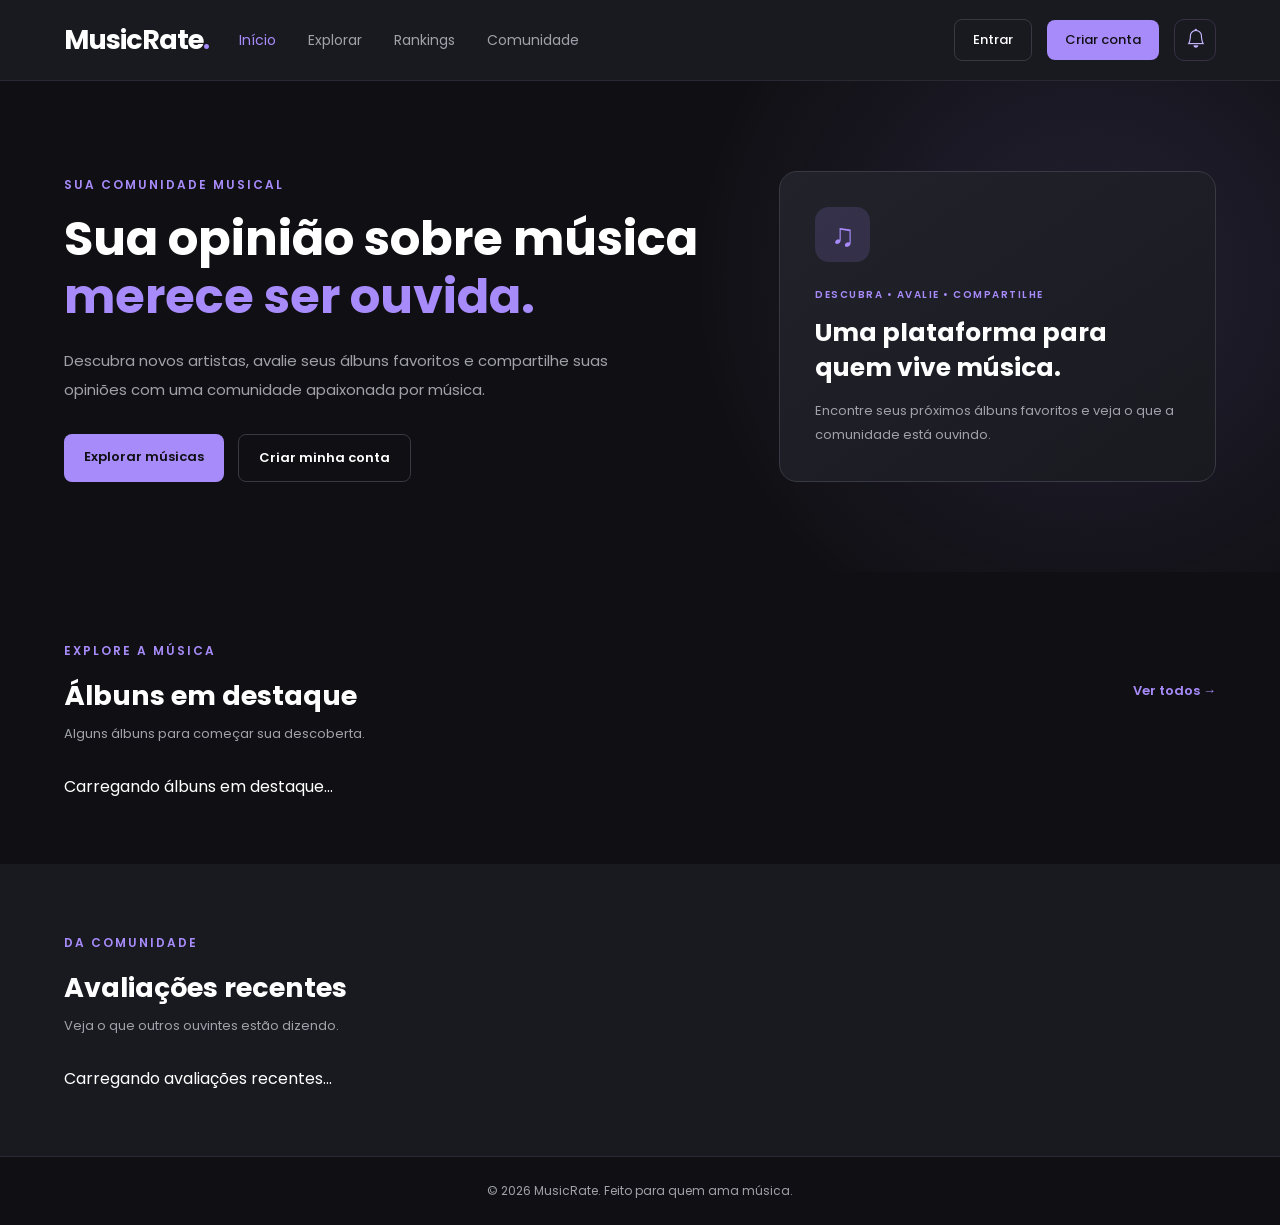
<file: frontend/index.html>
<!DOCTYPE html>
<html lang="pt-BR">

<head>
    <meta charset="UTF-8">
    <meta name="viewport" content="width=device-width, initial-scale=1.0">
    <link rel="icon" type="image/webp" href="./assets/Ellipse 4.webp">

    <title>MusicRate</title>

    <link rel="preconnect" href="https://fonts.googleapis.com">
    <link rel="preconnect" href="https://fonts.gstatic.com" crossorigin>
    <link href="https://fonts.googleapis.com/css2?family=Poppins:wght@400;500;600;700&display=swap" rel="stylesheet">
    <link rel="stylesheet" href="https://cdn.jsdelivr.net/npm/bootstrap-icons@1.13.2/font/bootstrap-icons.min.css">

    <link rel="stylesheet" href="css/style.css">
</head>

<body>

    <!-- ========================================
         CABEÇALHO
    ======================================== -->

    <header class="header">

        <div class="container header-content">

            <a href="index.html" class="logo">
                MusicRate<span>.</span>
            </a>

            <nav class="navbar">
                <a href="index.html" class="active">Início</a>
                <a href="pages/explorar.html">Explorar</a>
                <a href="pages/rankings.html">Rankings</a>
                <a href="pages/comunidade.html">Comunidade</a>
            </nav>


            <div class="header-buttons">

                <a href="pages/login.html" class="btn-login" id="login-link">
                    Entrar
                </a>

                <a href="pages/cadastro.html" class="btn-register" id="register-link">
                    Criar conta
                </a>


                <!-- NOTIFICAÇÕES -->

                <div class="notification-menu" id="notification-menu">

                    <button class="notification-toggle" id="notification-toggle" aria-label="Notificações"
                        aria-expanded="false" type="button">

                        <i class="bi bi-bell"></i>

                        <span class="notification-count" id="notification-count" hidden>
                            0
                        </span>

                    </button>

                    <div class="notification-dropdown" id="notification-dropdown" hidden>

                        <div class="notification-header">
                            <h3>Notificações</h3>
                        </div>

                        <div class="notification-list" id="notification-list">

                            <p class="notification-empty">
                                Carregando notificações...
                            </p>

                        </div>

                    </div>

                </div>

                <div class="profile-menu" id="profile-menu" hidden>

                    <button class="profile-toggle" id="profile-toggle" aria-label="Abrir menu do usuário"
                        aria-expanded="false">
                        <i class="bi bi-person-fill"></i>
                    </button>



                    <div class="profile-dropdown" id="profile-dropdown" hidden>

                        <a href="pages/perfil.html">
                            <i class="bi bi-person"></i>
                            Perfil
                        </a>

                        <button id="logout-button">
                            <i class="bi bi-box-arrow-right"></i>
                            Sair
                        </button>

                    </div>

                </div>

            </div>


        </div>

    </header>


    <!-- ========================================
         CONTEÚDO PRINCIPAL
    ======================================== -->

    <main>

        <!-- APRESENTAÇÃO -->

        <section class="hero">
            <div class="container hero-content">

                <div class="hero-text">
                    <span class="hero-label">SUA COMUNIDADE MUSICAL</span>

                    <h1>
                        Sua opinião sobre música
                        <span>merece ser ouvida.</span>
                    </h1>

                    <p>
                        Descubra novos artistas, avalie seus álbuns favoritos
                        e compartilhe suas opiniões com uma comunidade
                        apaixonada por música.
                    </p>

                    <div class="hero-buttons">
                        <a href="pages/explorar.html" class="btn-primary">
                            Explorar músicas
                        </a>

                        <a href="pages/cadastro.html" class="btn-secondary">
                            Criar minha conta
                        </a>
                    </div>
                </div>

                <div class="hero-highlight">
                    <div class="highlight-icon">♫</div>

                    <span class="highlight-label">DESCUBRA • AVALIE • COMPARTILHE</span>

                    <h2>Uma plataforma para quem vive música.</h2>

                    <p>
                        Encontre seus próximos álbuns favoritos
                        e veja o que a comunidade está ouvindo.
                    </p>
                </div>

            </div>
        </section>


        <!-- ÁLBUNS EM DESTAQUE -->

        <section class="featured-section">
            <div class="container">

                <div class="section-heading">
                    <div>
                        <span class="section-label">EXPLORE A MÚSICA</span>
                        <h2>Álbuns em destaque</h2>
                        <p>Alguns álbuns para começar sua descoberta.</p>
                    </div>

                    <a href="pages/explorar.html" class="see-all">
                        Ver todos →
                    </a>
                </div>



                <div class="album-grid" id="featured-albums">

                    <p>Carregando álbuns em destaque...</p>

                </div>

            </div>


            </div>
        </section>


        <!-- AVALIAÇÕES RECENTES -->

        <section class="reviews-section">
            <div class="container">

                <div class="section-heading">
                    <div>
                        <span class="section-label">DA COMUNIDADE</span>
                        <h2>Avaliações recentes</h2>
                        <p>Veja o que outros ouvintes estão dizendo.</p>
                    </div>
                </div>


                <div class="reviews-grid" id="recent-reviews">

                    <p>Carregando avaliações recentes...</p>

                </div>
            </div>
        </section>

    </main>


    <!-- ========================================
         RODAPÉ
    ======================================== -->

    <footer class="site-footer">
        <div class="container">
            <p>© 2026 MusicRate. Feito para quem ama música.</p>
        </div>
    </footer>


    <script type="module" src="./js/script.js"></script>
    <script type="module" src="./js/home.js"></script>
    <script type="module" src="./js/auth.js"></script>
    <script type="module" src="./js/notifications.js"></script>

</body>

</html>
</file>
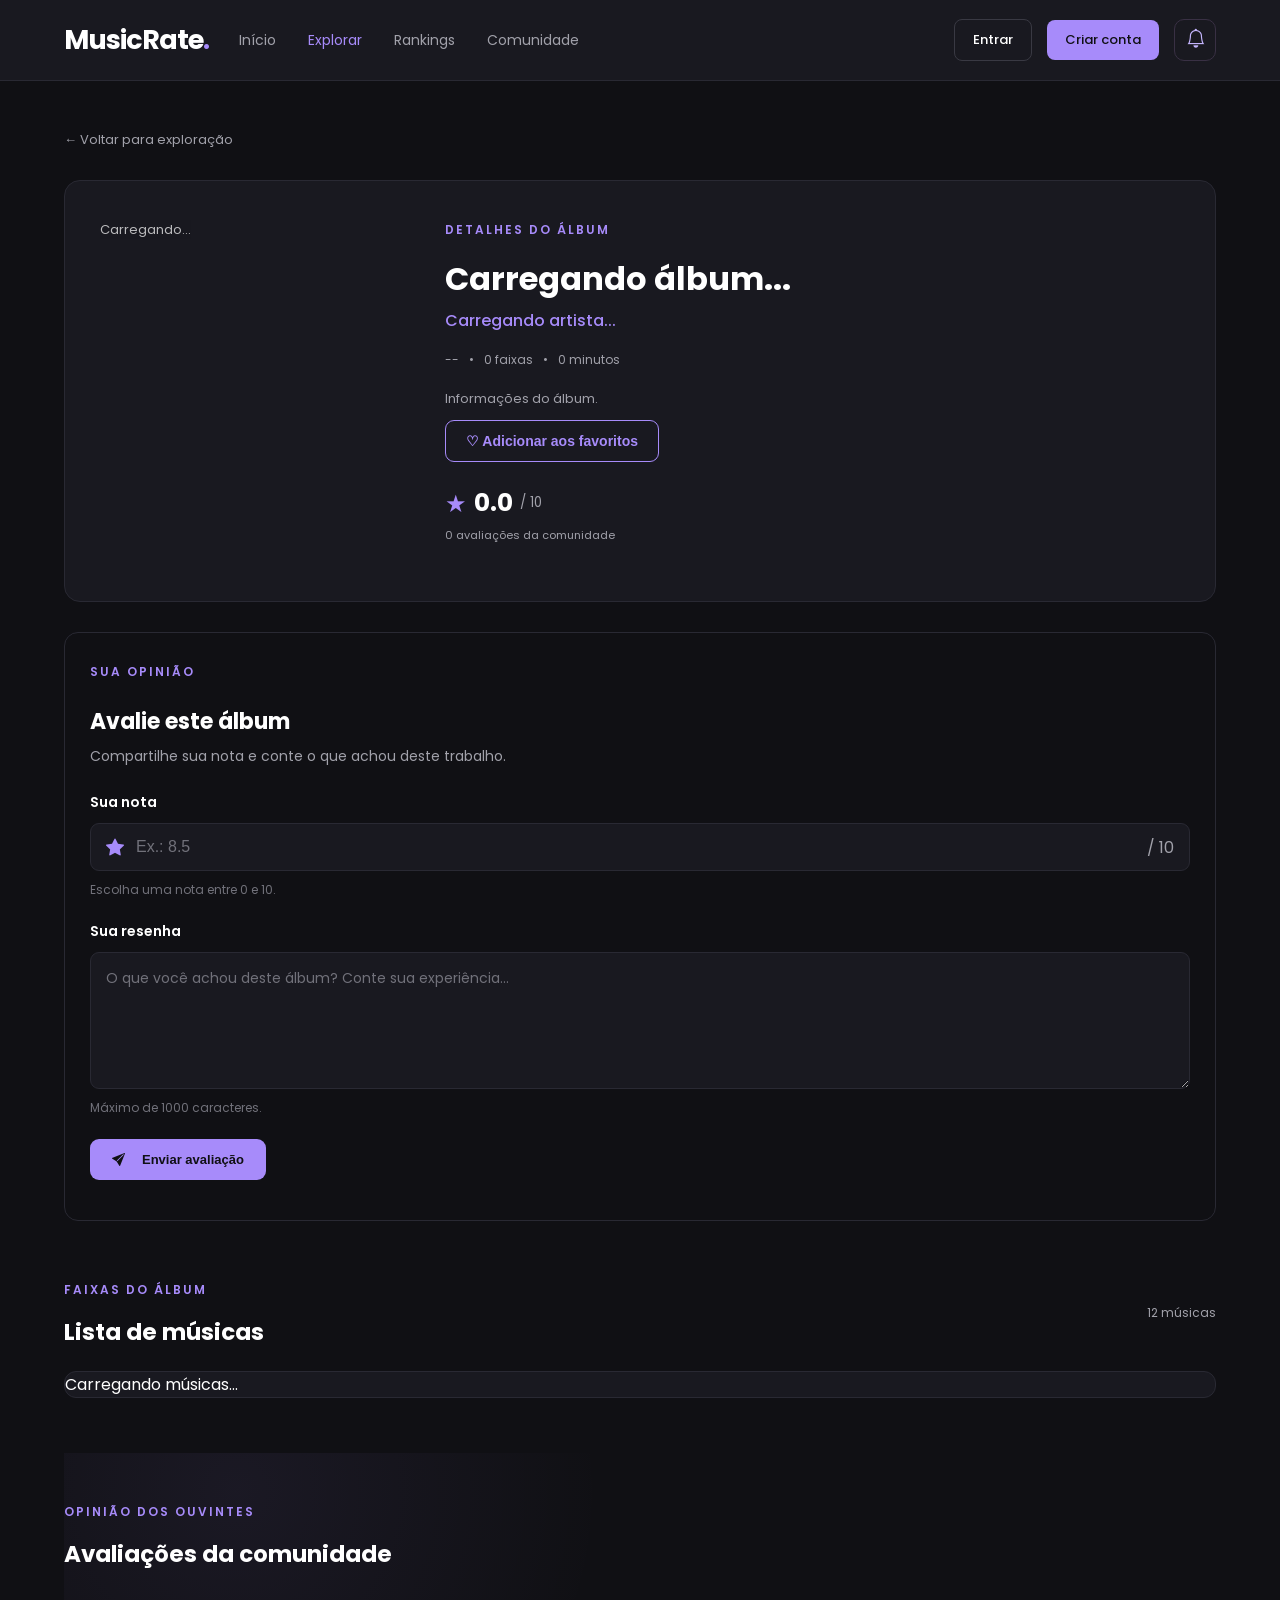
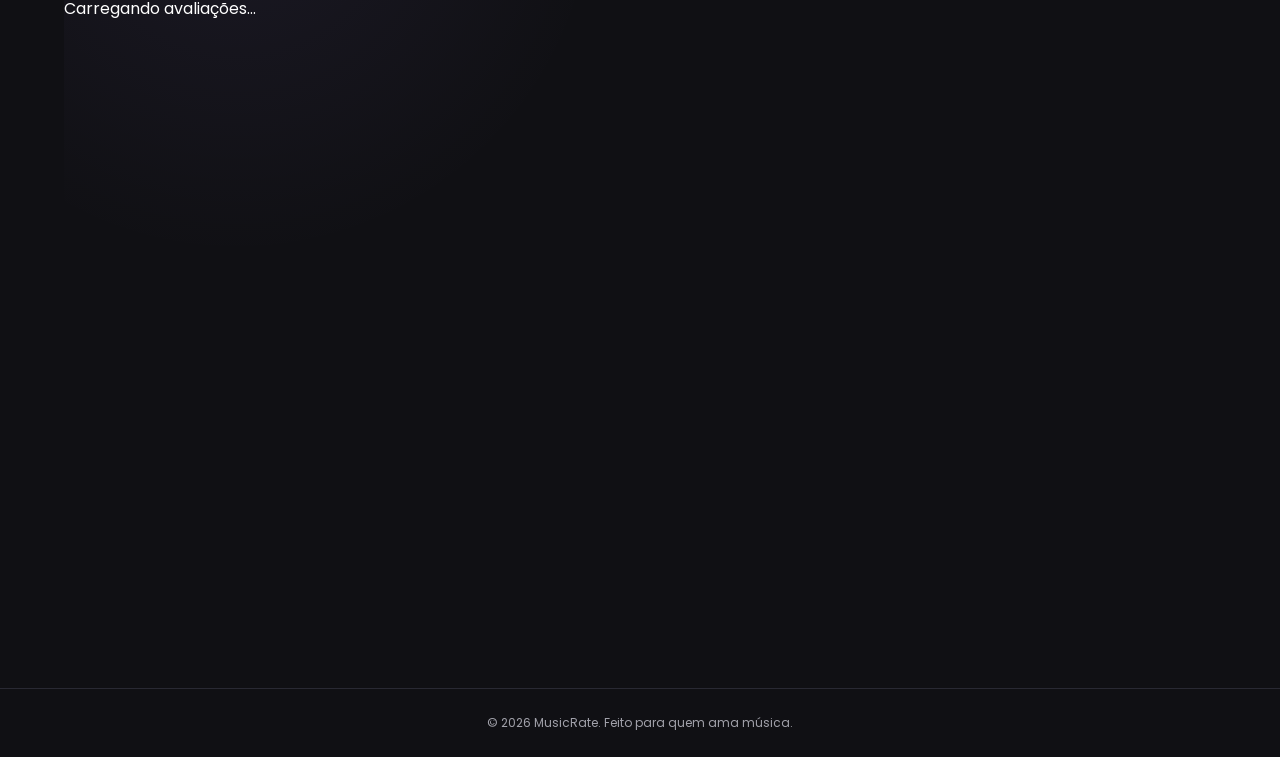
<file: frontend/pages/album.html>
<!DOCTYPE html>
<html lang="pt-BR">

<head>
    <meta charset="UTF-8">
    <meta name="viewport" content="width=device-width, initial-scale=1.0">
    <link rel="icon" type="image/webp" href="../assets/Ellipse 4.webp">

    <title>Detalhes do álbum | MusicRate</title>

    <link rel="preconnect" href="https://fonts.googleapis.com">
    <link rel="preconnect" href="https://fonts.gstatic.com" crossorigin>
    <link href="https://fonts.googleapis.com/css2?family=Poppins:wght@400;500;600;700&display=swap" rel="stylesheet">
    <link rel="stylesheet" href="https://cdn.jsdelivr.net/npm/bootstrap-icons@1.13.2/font/bootstrap-icons.min.css">

    <link rel="stylesheet" href="../css/style.css">
</head>

<body>

    <!-- CABEÇALHO -->

    <header class="header">
        <div class="container header-content">

            <a href="../index.html" class="logo">
                MusicRate<span>.</span>
            </a>

            <nav class="navbar">
                <a href="../index.html">Início</a>
                <a href="explorar.html" class="active">Explorar</a>
                <a href="rankings.html">Rankings</a>
                 <a href="./comunidade.html">Comunidade</a>
            </nav>

            <div class="header-buttons">

                <a href="./login.html" class="btn-login" id="login-link">
                    Entrar
                </a>

                <a href="./cadastro.html" class="btn-register" id="register-link">
                    Criar conta
                </a>


                <!-- NOTIFICAÇÕES -->

                <div class="notification-menu" id="notification-menu">

                    <button class="notification-toggle" id="notification-toggle" aria-label="Notificações"
                        aria-expanded="false" type="button">

                        <i class="bi bi-bell"></i>

                        <span class="notification-count" id="notification-count" hidden>
                            0
                        </span>

                    </button>

                    <div class="notification-dropdown" id="notification-dropdown" hidden>

                        <div class="notification-header">
                            <h3>Notificações</h3>
                        </div>

                        <div class="notification-list" id="notification-list">

                            <p class="notification-empty">
                                Carregando notificações...
                            </p>

                        </div>

                    </div>

                </div>

                <div class="profile-menu" id="profile-menu" hidden>

                    <button class="profile-toggle" id="profile-toggle" aria-label="Abrir menu do usuário"
                        aria-expanded="false">
                        <i class="bi bi-person-fill"></i>
                    </button>

                    <div class="profile-dropdown" id="profile-dropdown" hidden>

                        <a href="perfil.html">
                            <i class="bi bi-person"></i> Perfil
                        </a>

                        <button id="logout-button">
                            <i class="bi bi-box-arrow-right"></i> Sair
                        </button>

                    </div>

                </div>

            </div>

        </div>
    </header>


    <!-- CONTEÚDO PRINCIPAL -->

    <main class="album-page">

        <div class="container">

            <a href="explorar.html" class="back-link">
                ← Voltar para exploração
            </a>


            <!-- INFORMAÇÕES DO ÁLBUM -->

            <section class="album-detail">

                <div class="detail-cover" id="album-cover">
                    <span>Carregando...</span>
                </div>

                <div class="detail-info">

                    <span class="section-label">DETALHES DO ÁLBUM</span>

                    <h1 id="album-title">Carregando álbum...</h1>

                    <p class="detail-artist" id="album-artist">
                        Carregando artista...
                    </p>

                    <div class="detail-metadata">
                        <span id="album-year">--</span>
                        <span>•</span>
                        <span id="album-track-count">0 faixas</span>
                        <span>•</span>
                        <span id="album-duration">0 minutos</span>
                    </div>

                    <p class="detail-description" id="album-description">
                        Informações do álbum.
                    </p>

                    <button type="button" id="favorite-button" class="favorite-button">
                        ♡ Adicionar aos favoritos
                    </button>

                    <p id="favorite-message"></p>

                    <div class="detail-rating">

                        <div class="detail-score">
                            <span>★</span>
                            <strong id="album-average">0.0</strong>
                            <small>/ 10</small>
                        </div>

                        <p id="album-rating-count">0 avaliações da comunidade</p>

                    </div>

                </div>

            </section>


            <!-- FORMULÁRIO DE AVALIAÇÃO -->

            <div class="rating-form">

                <div class="rating-form-heading">
                    <span class="section-label">SUA OPINIÃO</span>
                    <h3>Avalie este álbum</h3>
                    <p>Compartilhe sua nota e conte o que achou deste trabalho.</p>
                </div>

                <div class="rating-field">
                    <label for="rating-value">Sua nota</label>

                    <div class="rating-input-wrapper">
                        <i class="bi bi-star-fill"></i>

                        <input type="number" id="rating-value" min="0" max="10" step="0.5" placeholder="Ex.: 8.5">

                        <span>/ 10</span>
                    </div>

                    <small>Escolha uma nota entre 0 e 10.</small>
                </div>

                <div class="rating-field">
                    <label for="rating-review">Sua resenha</label>

                    <textarea id="rating-review" placeholder="O que você achou deste álbum? Conte sua experiência..."
                        rows="5" maxlength="1000"></textarea>

                    <small>Máximo de 1000 caracteres.</small>
                </div>

                <button type="button" id="submit-rating" class="btn-primary">
                    <i class="bi bi-send-fill"></i>
                    Enviar avaliação
                </button>

                <p id="rating-message"></p>

            </div>



            <!-- LISTA DE MÚSICAS -->

            <section class="track-section">

                <div class="detail-section-heading">
                    <div>
                        <span class="section-label">FAIXAS DO ÁLBUM</span>
                        <h2>Lista de músicas</h2>
                    </div>

                    <span class="track-total">12 músicas</span>
                </div>


                <div class="track-list" id="track-list">
                    <p>Carregando músicas...</p>
                </div>

                <p class="track-note" id="track-note"></p>

            </section>


            <!-- AVALIAÇÕES DA COMUNIDADE -->

            <section class="community-section">

                <div class="detail-section-heading">
                    <div>
                        <span class="section-label">OPINIÃO DOS OUVINTES</span>
                        <h2>Avaliações da comunidade</h2>
                    </div>
                </div>


                <div class="community-reviews" id="community-reviews">
                    <p>Carregando avaliações...</p>
                </div>

            </section>

        </div>

    </main>


    <!-- RODAPÉ -->

    <footer class="site-footer">
        <div class="container">
            <p>© 2026 MusicRate. Feito para quem ama música.</p>
        </div>
    </footer>

    <script type="module" src="../js/album-details.js"></script>
    <script type="module" src="../js/auth.js"></script>
    <script type="module" src="../js/notifications.js"></script>
     <script type="module" src="../js/comunidade.js"></script>

</body>

</html>
</file>
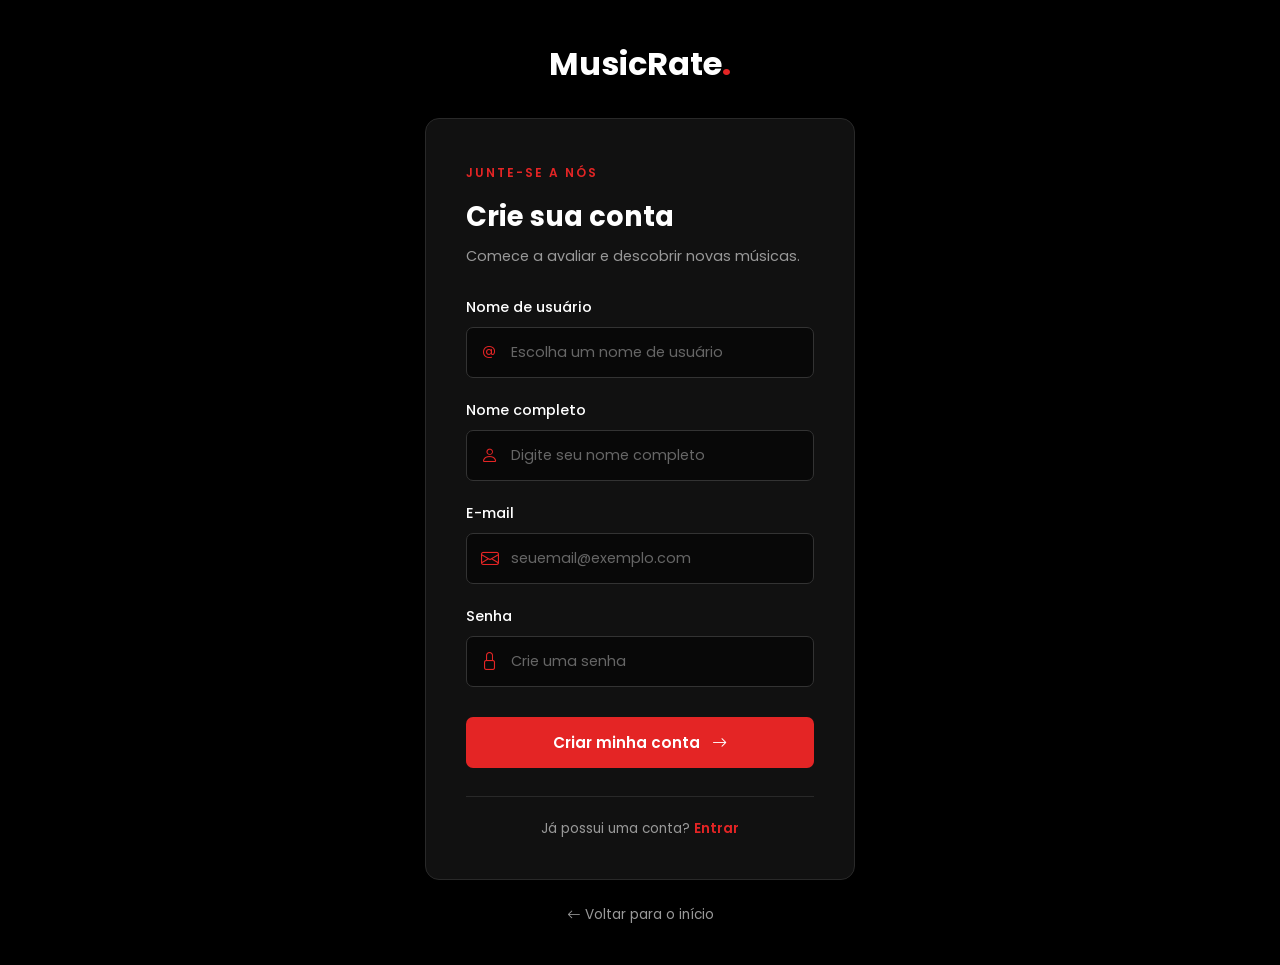
<file: frontend/pages/cadastro.html>
<!DOCTYPE html>
<html lang="pt-BR">

<head>
    <meta charset="UTF-8">
    <meta name="viewport" content="width=device-width, initial-scale=1.0">
    <link rel="icon" type="image/webp" href="../assets/Ellipse 4.webp">

    <title>Criar conta | MusicRate</title>

    <link rel="preconnect" href="https://fonts.googleapis.com">
    <link rel="preconnect" href="https://fonts.gstatic.com" crossorigin>
    <link href="https://fonts.googleapis.com/css2?family=Poppins:wght@400;500;600;700&display=swap" rel="stylesheet">

    <link rel="stylesheet" href="https://cdn.jsdelivr.net/npm/bootstrap-icons@1.11.3/font/bootstrap-icons.min.css">
    <link rel="stylesheet" href="../css/style.css">
</head>

<body class="auth-page">

    <main class="auth-container">

        <a href="../index.html" class="auth-logo">
            MusicRate<span>.</span>
        </a>

        <section class="auth-card">

            <div class="auth-heading">
                <span class="auth-label">JUNTE-SE A NÓS</span>
                <h1>Crie sua conta</h1>
                <p>Comece a avaliar e descobrir novas músicas.</p>
            </div>

            <form id="signup-form">

                <div class="auth-field">
                    <label for="username">Nome de usuário</label>

                    <div class="auth-input">
                        <i class="bi bi-at"></i>
                        <input type="text" id="username" placeholder="Escolha um nome de usuário" maxlength="30"
                            required>
                    </div>
                </div>

                <div class="auth-field">
                    <label for="full-name">Nome completo</label>

                    <div class="auth-input">
                        <i class="bi bi-person"></i>
                        <input type="text" id="full-name" placeholder="Digite seu nome completo" maxlength="100"
                            required>
                    </div>
                </div>

                <div class="auth-field">
                    <label for="signup-email">E-mail</label>

                    <div class="auth-input">
                        <i class="bi bi-envelope"></i>
                        <input type="email" id="signup-email" placeholder="seuemail@exemplo.com" required>
                    </div>
                </div>

                <div class="auth-field">
                    <label for="signup-password">Senha</label>

                    <div class="auth-input">
                        <i class="bi bi-lock"></i>
                        <input type="password" id="signup-password" placeholder="Crie uma senha" minlength="6" required>
                    </div>
                </div>

                <div id="signup-turnstile" class="turnstile-container"></div>

                <button type="submit" class="auth-button">
                    Criar minha conta
                    <i class="bi bi-arrow-right"></i>
                </button>

                <p id="signup-message" class="auth-message"></p>

            </form>

            <div class="auth-footer">
                Já possui uma conta?
                <a href="login.html">Entrar</a>
            </div>

        </section>

        <a href="../index.html" class="auth-back">
            <i class="bi bi-arrow-left"></i>
            Voltar para o início
        </a>

    </main>

    <script type="module" src="../js/auth.js"></script>

</body>

</html>
</file>
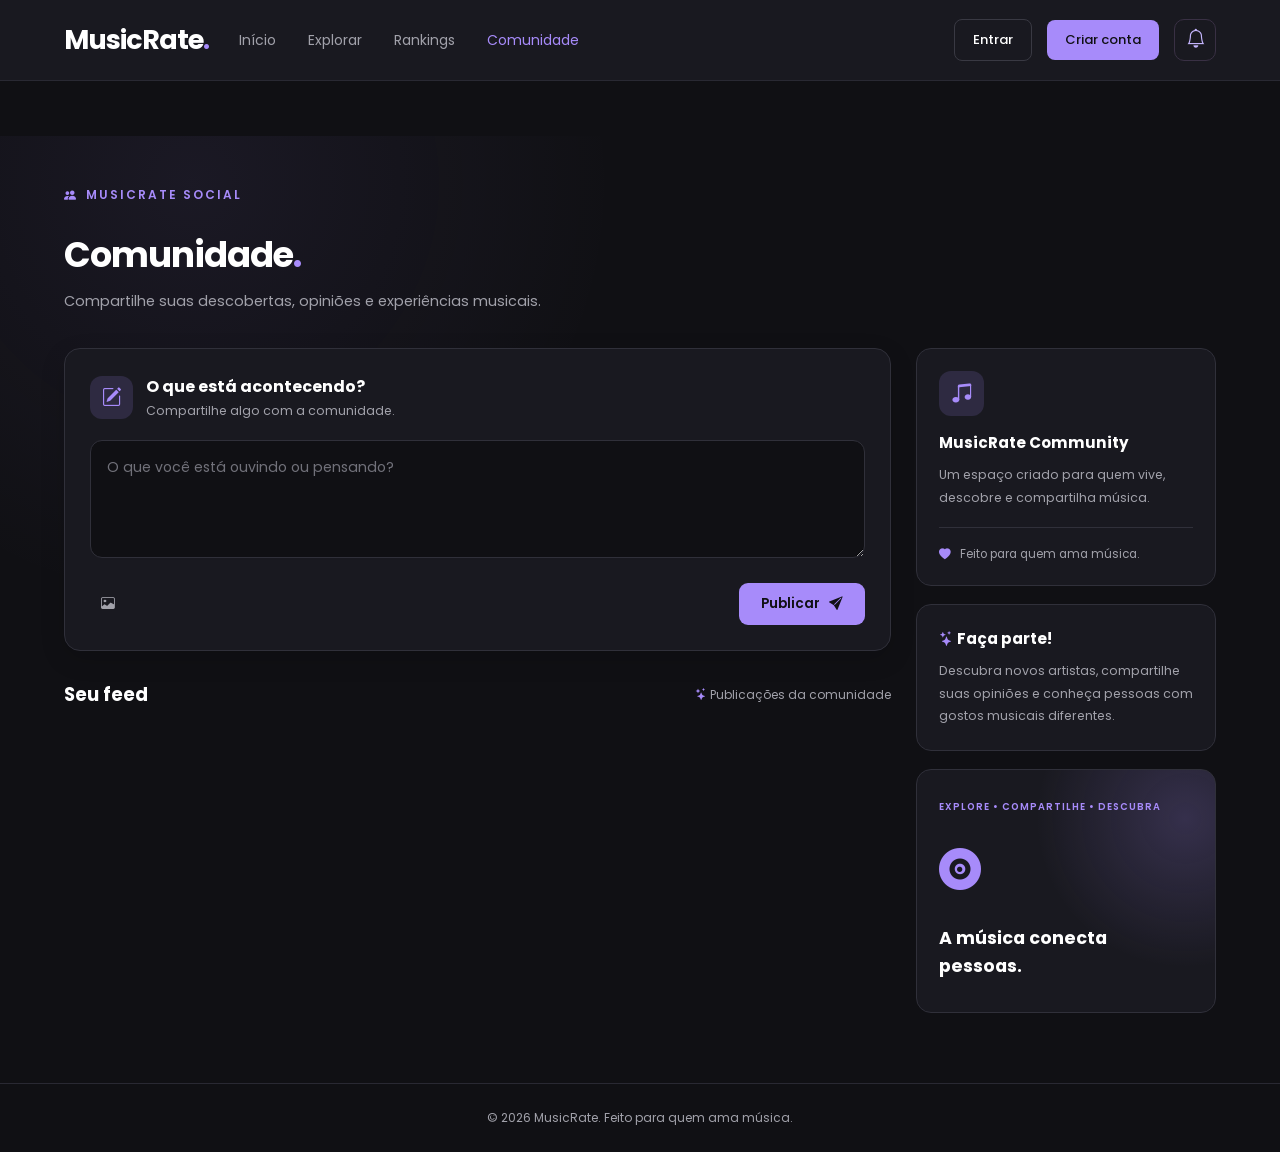
<file: frontend/pages/comunidade.html>
<!DOCTYPE html>
<html lang="pt-BR">

<head>
    <meta charset="UTF-8">
    <meta name="viewport" content="width=device-width, initial-scale=1.0">
    <link rel="icon" type="image/webp" href="../assets/Ellipse 4.webp">

    <title>Comunidade | MusicRate</title>

    <link rel="preconnect" href="https://fonts.googleapis.com">
    <link rel="preconnect" href="https://fonts.gstatic.com" crossorigin>

    <link href="https://fonts.googleapis.com/css2?family=Poppins:wght@400;500;600;700&display=swap" rel="stylesheet">

    <link rel="stylesheet" href="https://cdn.jsdelivr.net/npm/bootstrap-icons@1.13.2/font/bootstrap-icons.min.css">

    <link rel="stylesheet" href="../css/style.css">
</head>

<body>

    <!-- CABEÇALHO -->

    <header class="header">

        <div class="container header-content">

            <a href="../index.html" class="logo">
                MusicRate<span>.</span>
            </a>

            <nav class="navbar">
                <a href="../index.html">Início</a>
                <a href="explorar.html">Explorar</a>
                <a href="rankings.html">Rankings</a>
                <a href="comunidade.html" class="active">Comunidade</a>
            </nav>

            <div class="header-buttons">

                <a href="./login.html" class="btn-login" id="login-link">
                    Entrar
                </a>

                <a href="./cadastro.html" class="btn-register" id="register-link">
                    Criar conta
                </a>


                <!-- NOTIFICAÇÕES -->

                <div class="notification-menu" id="notification-menu">

                    <button class="notification-toggle" id="notification-toggle" aria-label="Notificações"
                        aria-expanded="false" type="button">

                        <i class="bi bi-bell"></i>

                        <span class="notification-count" id="notification-count" hidden>
                            0
                        </span>

                    </button>

                    <div class="notification-dropdown" id="notification-dropdown" hidden>

                        <div class="notification-header">
                            <h3>Notificações</h3>
                        </div>

                        <div class="notification-list" id="notification-list">

                            <p class="notification-empty">
                                Carregando notificações...
                            </p>

                        </div>

                    </div>

                </div>

                <div class="profile-menu" id="profile-menu" hidden>

                    <button class="profile-toggle" id="profile-toggle" aria-label="Abrir menu do usuário"
                        aria-expanded="false">

                        <i class="bi bi-person-fill"></i>

                    </button>

                    <div class="profile-dropdown" id="profile-dropdown" hidden>

                        <a href="perfil.html">
                            <i class="bi bi-person"></i>
                            Perfil
                        </a>

                        <button id="logout-button">
                            <i class="bi bi-box-arrow-right"></i>
                            Sair
                        </button>

                    </div>

                </div>

            </div>

        </div>

    </header>


    <!-- COMUNIDADE -->

    <main class="community-section">

        <div class="container">

            <!-- APRESENTAÇÃO -->

            <div class="community-heading">

                <div>
                    <span class="section-label">
                        <i class="bi bi-people-fill"></i>
                        MUSICRATE SOCIAL
                    </span>

                    <h1>Comunidade<span>.</span></h1>

                    <p>
                        Compartilhe suas descobertas,
                        opiniões e experiências musicais.
                    </p>
                </div>

            </div>


            <!-- ESTRUTURA DA REDE SOCIAL -->

            <div class="community-layout">


                <!-- FEED CENTRAL -->

                <section class="community-main">

                    <!-- ÁREA DE PUBLICAÇÃO -->

                    <div class="post-create">

                        <div class="post-create-heading">

                            <div class="post-create-icon">
                                <i class="bi bi-pencil-square"></i>
                            </div>

                            <div>
                                <h2>O que está acontecendo?</h2>
                                <p>Compartilhe algo com a comunidade.</p>
                            </div>

                        </div>

                        <textarea id="post-content" placeholder="O que você está ouvindo ou pensando?"
                            rows="4"></textarea>

                        <!-- PRÉ-VISUALIZAÇÃO DAS IMAGENS -->

                        <div class="image-preview" id="image-preview" hidden>
                            <div class="image-preview-grid" id="image-preview-grid"></div>

                            <p class="image-preview-count" id="image-preview-count"></p>
                        </div>

                        <div class="post-create-actions">

                            <label for="post-image" class="image-picker-button" title="Adicionar imagem"
                                aria-label="Adicionar imagem">
                                <i class="bi bi-image"></i>
                            </label>

                            <input type="file" id="post-image" accept="image/*" multiple hidden>

                            <button type="button" id="publish-button">
                                Publicar
                                <i class="bi bi-send-fill"></i>
                            </button>


                        </div>

                    </div>


                    <!-- PUBLICAÇÕES -->

                    <div class="feed-heading">

                        <h2>Seu feed</h2>

                        <span>
                            <i class="bi bi-stars"></i>
                            Publicações da comunidade
                        </span>

                    </div>

                    <div class="posts-container" id="posts-container">
                    </div>

                </section>


                <!-- PAINEL LATERAL -->

                <aside class="community-sidebar">

                    <!-- CARD DE APRESENTAÇÃO -->

                    <div class="sidebar-card community-about">

                        <div class="sidebar-icon">
                            <i class="bi bi-music-note-beamed"></i>
                        </div>

                        <h3>MusicRate Community</h3>

                        <p>
                            Um espaço criado para quem vive,
                            descobre e compartilha música.
                        </p>

                        <div class="sidebar-divider"></div>

                        <div class="sidebar-info">
                            <i class="bi bi-heart-fill"></i>
                            <span>Feito para quem ama música.</span>
                        </div>

                    </div>


                    <!-- CARD DE INFORMAÇÕES -->

                    <div class="sidebar-card community-guidelines">

                        <h3>
                            <i class="bi bi-stars"></i>
                            Faça parte!
                        </h3>

                        <p>
                            Descubra novos artistas, compartilhe
                            suas opiniões e conheça pessoas
                            com gostos musicais diferentes.
                        </p>

                    </div>


                    <!-- CARD DE IDENTIDADE -->

                    <div class="sidebar-card community-highlight">

                        <span>EXPLORE • COMPARTILHE • DESCUBRA</span>

                        <i class="bi bi-vinyl-fill"></i>

                        <h3>
                            A música conecta pessoas.
                        </h3>

                    </div>

                </aside>

            </div>

        </div>

    </main>


    <!-- RODAPÉ -->

    <footer class="site-footer">

        <div class="container">
            <p>© 2026 MusicRate. Feito para quem ama música.</p>
        </div>

    </footer>


    <!-- SCRIPTS -->

    <script type="module" src="../js/auth.js"></script>
    <script type="module" src="../js/comunidade.js"></script>
    <script type="module" src="../js/notifications.js"></script>

</body>

</html>
</file>
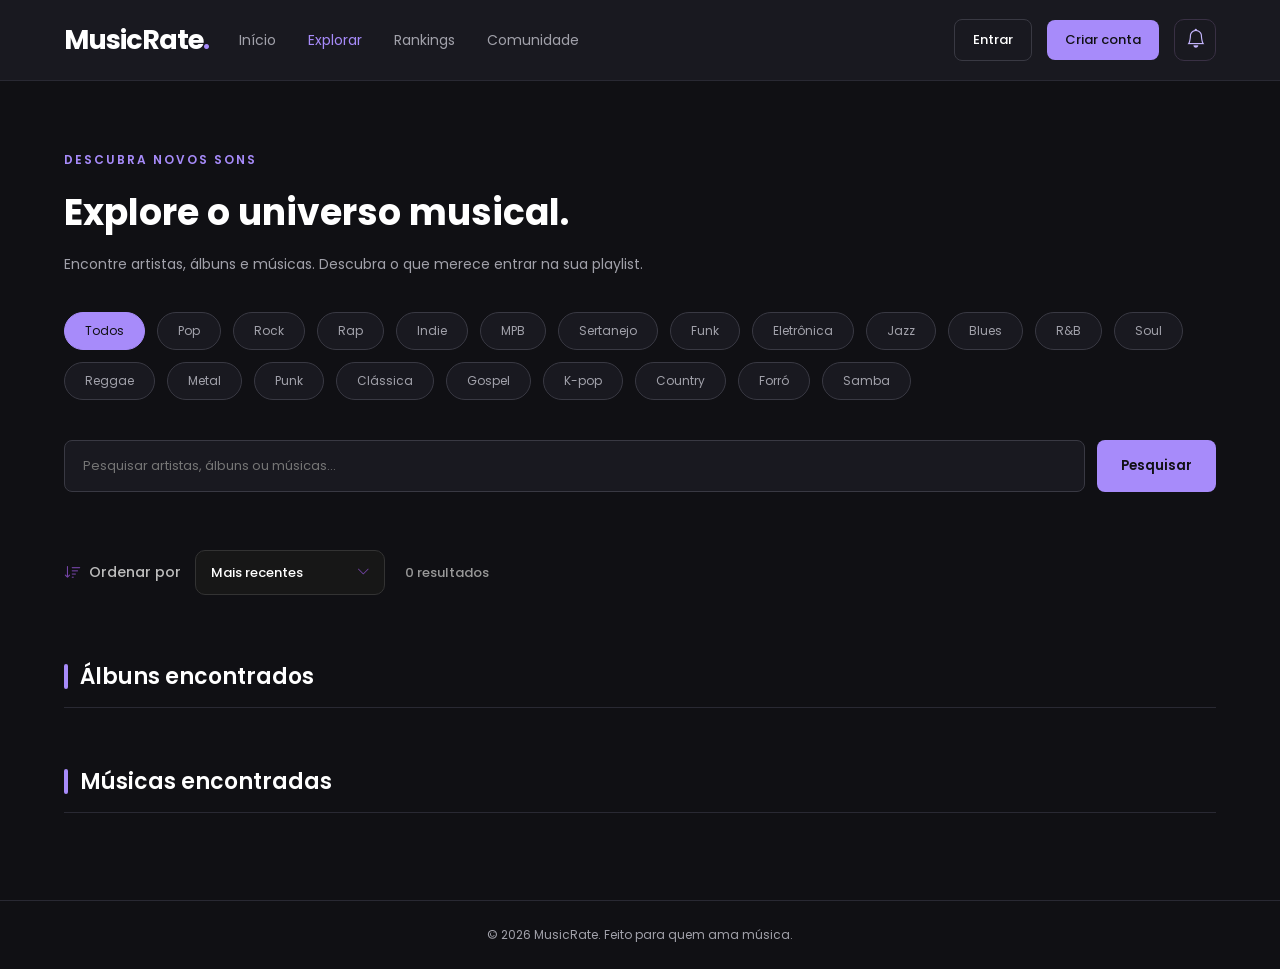
<file: frontend/pages/explorar.html>
<!DOCTYPE html>
<html lang="pt-BR">

<head>
    <meta charset="UTF-8">
    <meta name="viewport" content="width=device-width, initial-scale=1.0">
   <link rel="icon" type="image/webp" href="../assets/Ellipse 4.webp">

    <title>Explorar | MusicRate</title>

    <link rel="preconnect" href="https://fonts.googleapis.com">
    <link rel="preconnect" href="https://fonts.gstatic.com" crossorigin>
    <link href="https://fonts.googleapis.com/css2?family=Poppins:wght@400;500;600;700&display=swap" rel="stylesheet">
    <link rel="stylesheet" href="https://cdn.jsdelivr.net/npm/bootstrap-icons@1.13.2/font/bootstrap-icons.min.css">

    <link rel="stylesheet" href="../css/style.css">
</head>

<body>

    <!-- CABEÇALHO -->

    <header class="header">

        <div class="container header-content">

            <a href="../index.html" class="logo">
                MusicRate<span>.</span>
            </a>

            <nav class="navbar">
                <a href="../index.html">Início</a>
                <a href="explorar.html" class="active">Explorar</a>
                <a href="rankings.html">Rankings</a>
                <a href="./comunidade.html">Comunidade</a>
            </nav>

            <div class="header-buttons">

                <a href="pages/login.html" class="btn-login" id="login-link">
                    Entrar
                </a>

                <a href="pages/cadastro.html" class="btn-register" id="register-link">
                    Criar conta
                </a>


                <!-- NOTIFICAÇÕES -->

                <div class="notification-menu" id="notification-menu">

                    <button class="notification-toggle" id="notification-toggle" aria-label="Notificações"
                        aria-expanded="false" type="button">

                        <i class="bi bi-bell"></i>

                        <span class="notification-count" id="notification-count" hidden>
                            0
                        </span>

                    </button>

                    <div class="notification-dropdown" id="notification-dropdown" hidden>

                        <div class="notification-header">
                            <h3>Notificações</h3>
                        </div>

                        <div class="notification-list" id="notification-list">

                            <p class="notification-empty">
                                Carregando notificações...
                            </p>

                        </div>

                    </div>

                </div>


                <div class="profile-menu" id="profile-menu" hidden>

                    <button class="profile-toggle" id="profile-toggle" aria-label="Abrir menu do usuário"
                        aria-expanded="false">

                        <i class="bi bi-person-fill"></i>

                    </button>

                    <div class="profile-dropdown" id="profile-dropdown" hidden>

                        <a href="perfil.html">
                            <i class="bi bi-person"></i>
                            Perfil
                        </a>

                        <button id="logout-button">
                            <i class="bi bi-box-arrow-right"></i>
                            Sair
                        </button>

                    </div>

                </div>

            </div>

        </div>

    </header>



    <!-- CONTEÚDO PRINCIPAL -->

    <main>

        <section class="explore-section">
            <div class="container">

                <!-- APRESENTAÇÃO -->

                <div class="explore-heading">
                    <span class="section-label">DESCUBRA NOVOS SONS</span>

                    <h1>Explore o universo musical.</h1>

                    <p>
                        Encontre artistas, álbuns e músicas.
                        Descubra o que merece entrar na sua playlist.
                    </p>
                </div>





                <!-- FILTROS -->

                <div class="explore-filters">

                    <button class="filter-button active" data-filter="todos">Todos</button>
                    <button class="filter-button" data-filter="pop">Pop</button>
                    <button class="filter-button" data-filter="rock">Rock</button>
                    <button class="filter-button" data-filter="rap">Rap</button>
                    <button class="filter-button" data-filter="indie">Indie</button>
                    <button class="filter-button" data-filter="mpb">MPB</button>
                    <button class="filter-button" data-filter="sertanejo">Sertanejo</button>
                    <button class="filter-button" data-filter="funk">Funk</button>
                    <button class="filter-button" data-filter="eletronica">Eletrônica</button>
                    <button class="filter-button" data-filter="jazz">Jazz</button>
                    <button class="filter-button" data-filter="blues">Blues</button>
                    <button class="filter-button" data-filter="rnb">R&B</button>
                    <button class="filter-button" data-filter="soul">Soul</button>
                    <button class="filter-button" data-filter="reggae">Reggae</button>
                    <button class="filter-button" data-filter="metal">Metal</button>
                    <button class="filter-button" data-filter="punk">Punk</button>
                    <button class="filter-button" data-filter="classica">Clássica</button>
                    <button class="filter-button" data-filter="gospel">Gospel</button>
                    <button class="filter-button" data-filter="kpop">K-pop</button>
                    <button class="filter-button" data-filter="country">Country</button>
                    <button class="filter-button" data-filter="forro">Forró</button>
                    <button class="filter-button" data-filter="samba">Samba</button>

                </div>


                <!-- PESQUISA -->

                <div class="search-container">

                    <input type="text" id="search-input" placeholder="Pesquisar artistas, álbuns ou músicas...">

                    <button id="search-button">
                        Pesquisar
                    </button>

                </div>

                <p id="search-message"></p>

                <!-- RESULTADOS -->

                <div class="explore-results-heading">


                    <div class="explore-sort">

                        <div class="sort-control">

                            <label for="sort-select">
                                <i class="bi bi-sort-down"></i>
                                Ordenar por
                            </label>

                            <div class="sort-select-wrapper">

                                <select id="sort-select">
                                    <option value="recent">Mais recentes</option>
                                    <option value="oldest">Mais antigos</option>
                                    <option value="alphabetical">Ordem alfabética</option>
                                    <option value="rating">Melhor avaliados</option>
                                </select>

                                <i class="bi bi-chevron-down"></i>

                            </div>

                        </div>

                        <span id="results-count">0 resultados</span>

                    </div>

                </div>


                <!-- RESULTADOS DA API -->

                <div id="artist-results" class="artist-results">

                    <!-- RESULTADOS DE ÁLBUNS -->
                    <section class="api-results-section">
                        <h2 class="api-results-heading">Álbuns encontrados</h2>
                        <div id="album-api-results" class="album-api-grid"></div>
                    </section>

                    <!-- RESULTADOS DE MÚSICAS -->
                    <section class="api-results-section">
                        <h2 class="api-results-heading">Músicas encontradas</h2>
                        <div id="song-api-results" class="song-api-grid"></div>
                    </section>

                </div>


                <!-- ÁREA DOS RESULTADOS -->

                <div class="explore-grid" id="explore-grid">
                </div>

                <p class="no-results" id="no-results">
                    Nenhum álbum encontrado.
                </p>

            </div>
        </section>

    </main>


    <!-- RODAPÉ -->

    <footer class="site-footer">
        <div class="container">
            <p>© 2026 MusicRate. Feito para quem ama música.</p>
        </div>
    </footer>


    <script type="module" src="../js/script.js"></script>
    <script type="module" src="../js/auth.js"></script>
    <script type="module" src="../js/notifications.js"></script>


</body>

</html>
</file>
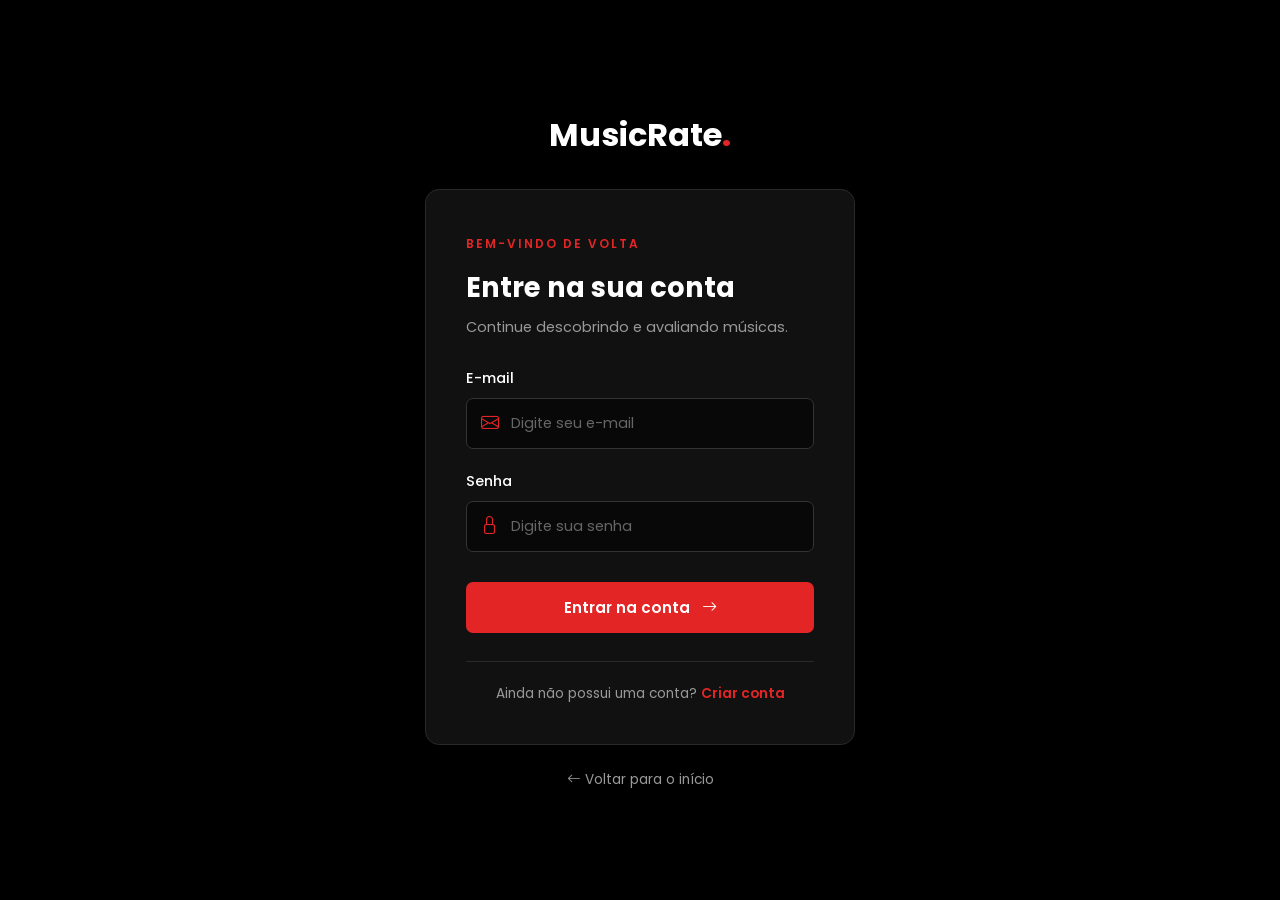
<file: frontend/pages/login.html>
<!DOCTYPE html>
<html lang="pt-BR">

<head>
    <meta charset="UTF-8">
    <meta name="viewport" content="width=device-width, initial-scale=1.0">
    <link rel="icon" type="image/webp" href="../assets/Ellipse 4.webp">

    <title>Entrar | MusicRate</title>

    <link rel="preconnect" href="https://fonts.googleapis.com">
    <link rel="preconnect" href="https://fonts.gstatic.com" crossorigin>

    <link href="https://fonts.googleapis.com/css2?family=Poppins:wght@400;500;600;700&display=swap" rel="stylesheet">

    <link rel="stylesheet" href="https://cdn.jsdelivr.net/npm/bootstrap-icons@1.13.2/font/bootstrap-icons.min.css">

    <link rel="stylesheet" href="../css/style.css">
</head>

<body class="auth-page">

    <main class="auth-container">

        <a href="../index.html" class="auth-logo">
            MusicRate<span>.</span>
        </a>

        <div class="auth-card">

            <div class="auth-heading">
                <span class="auth-label">BEM-VINDO DE VOLTA</span>

                <h1>Entre na sua conta</h1>

                <p>Continue descobrindo e avaliando músicas.</p>
            </div>

            <form id="login-form">

                <div class="auth-field">
                    <label for="login-email">E-mail</label>

                    <div class="auth-input">
                        <i class="bi bi-envelope"></i>

                        <input type="email" id="login-email" placeholder="Digite seu e-mail" required>
                    </div>
                </div>

                <div class="auth-field">
                    <label for="login-password">Senha</label>

                    <div class="auth-input">
                        <i class="bi bi-lock"></i>

                        <input type="password" id="login-password" placeholder="Digite sua senha" required>
                    </div>
                </div>

                <div id="login-turnstile" class="turnstile-container"></div>

                <button type="submit" class="auth-button">
                    Entrar na conta
                    <i class="bi bi-arrow-right"></i>
                </button>

                <p id="login-message" class="auth-message"></p>

            </form>

            <div class="auth-footer">
                Ainda não possui uma conta?
                <a href="cadastro.html">Criar conta</a>
            </div>

        </div>

        <a href="../index.html" class="auth-back">
            <i class="bi bi-arrow-left"></i>
            Voltar para o início
        </a>

    </main>

    <script type="module" src="../js/auth.js"></script>

</body>

</html>
</file>
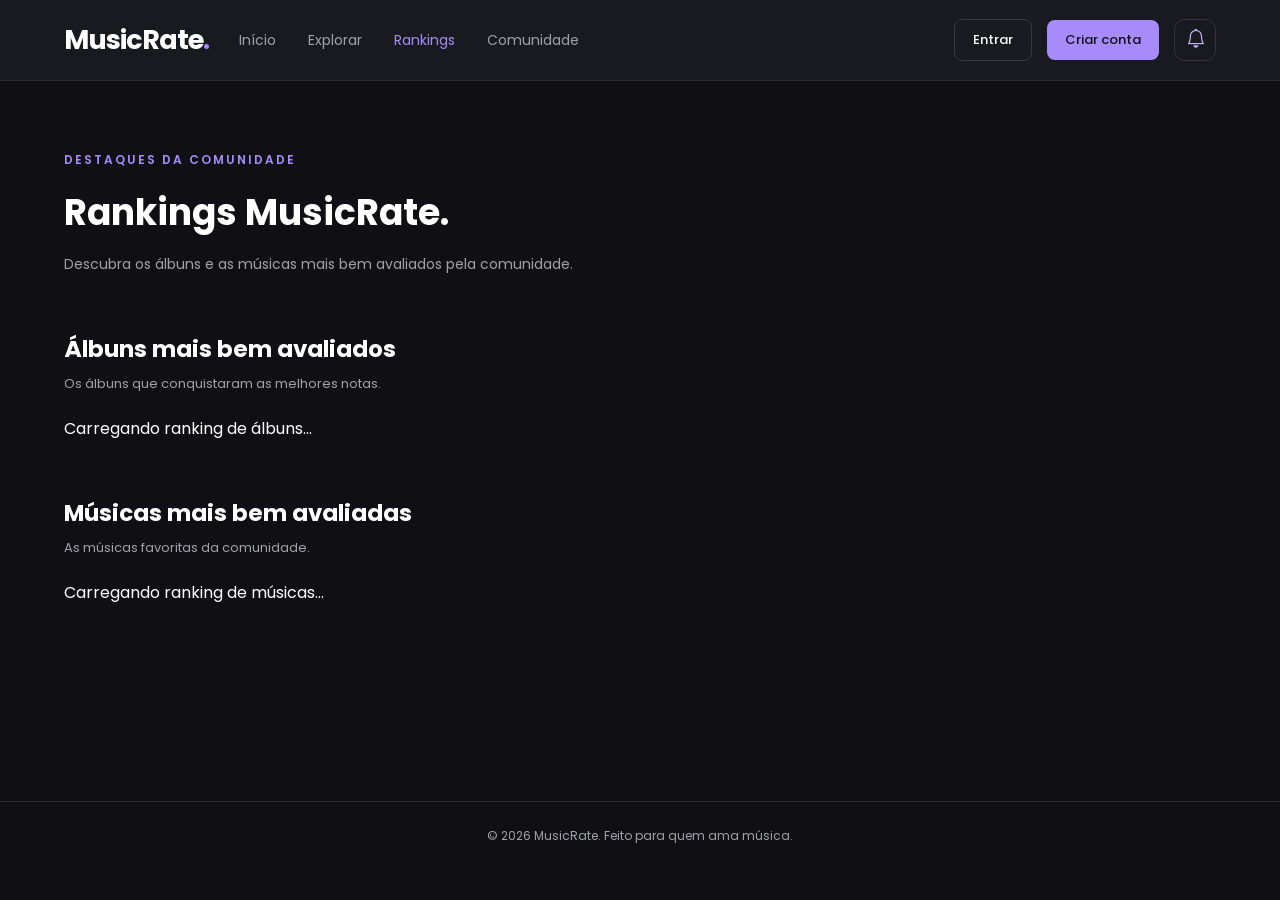
<file: frontend/pages/rankings.html>
<!DOCTYPE html>
<html lang="pt-BR">

<head>
    <meta charset="UTF-8">
    <meta name="viewport" content="width=device-width, initial-scale=1.0">
    <link rel="icon" type="image/webp" href="../assets/Ellipse 4.webp">

    <title>Rankings | MusicRate</title>

    <link rel="preconnect" href="https://fonts.googleapis.com">
    <link rel="preconnect" href="https://fonts.gstatic.com" crossorigin>

    <link href="https://fonts.googleapis.com/css2?family=Poppins:wght@400;500;600;700&display=swap" rel="stylesheet">
    <link rel="stylesheet" href="https://cdn.jsdelivr.net/npm/bootstrap-icons@1.13.2/font/bootstrap-icons.min.css">

    <link rel="stylesheet" href="../css/style.css">
</head>

<body>

    <!-- CABEÇALHO -->

    <header class="header">
        <div class="container header-content">

            <a href="../index.html" class="logo">
                MusicRate<span>.</span>
            </a>

            <nav class="navbar">
                <a href="../index.html">Início</a>
                <a href="explorar.html">Explorar</a>
                <a href="rankings.html" class="active">Rankings</a>
                <a href="comunidade.html">Comunidade</a>
            </nav>

            <div class="header-buttons">

                <a href="pages/login.html" class="btn-login" id="login-link">
                    Entrar
                </a>

                <a href="pages/cadastro.html" class="btn-register" id="register-link">
                    Criar conta
                </a>


                <!-- NOTIFICAÇÕES -->

                <div class="notification-menu" id="notification-menu">

                    <button class="notification-toggle" id="notification-toggle" aria-label="Notificações"
                        aria-expanded="false" type="button">

                        <i class="bi bi-bell"></i>

                        <span class="notification-count" id="notification-count" hidden>
                            0
                        </span>

                    </button>

                    <div class="notification-dropdown" id="notification-dropdown" hidden>

                        <div class="notification-header">
                            <h3>Notificações</h3>
                        </div>

                        <div class="notification-list" id="notification-list">

                            <p class="notification-empty">
                                Carregando notificações...
                            </p>

                        </div>

                    </div>

                </div>


                <div class="profile-menu" id="profile-menu" hidden>

                    <button class="profile-toggle" id="profile-toggle" aria-label="Abrir menu do usuário"
                        aria-expanded="false">
                        <i class="bi bi-person-fill"></i>
                    </button>

                    <div class="profile-dropdown" id="profile-dropdown" hidden>

                        <a href="perfil.html">
                            <i class="bi bi-person"></i> Perfil
                        </a>

                        <button id="logout-button">
                            <i class="bi bi-box-arrow-right"></i> Sair
                        </button>

                    </div>

                </div>

            </div>

        </div>
    </header>


    <!-- CONTEÚDO PRINCIPAL -->

    <main>

        <section class="ranking-section">

            <div class="container">

                <!-- APRESENTAÇÃO -->

                <div class="ranking-heading">

                    <span class="section-label">DESTAQUES DA COMUNIDADE</span>

                    <h1>Rankings MusicRate.</h1>

                    <p>
                        Descubra os álbuns e as músicas mais bem avaliados
                        pela comunidade.
                    </p>

                </div>


                <!-- RANKING DE ÁLBUNS -->

                <section class="ranking-block">

                    <div class="ranking-title">
                        <h2>Álbuns mais bem avaliados</h2>

                        <p>
                            Os álbuns que conquistaram as melhores notas.
                        </p>
                    </div>

                    <div id="album-ranking" class="ranking-grid">

                        <p>Carregando ranking de álbuns...</p>

                    </div>

                </section>


                <!-- RANKING DE MÚSICAS -->

                <section class="ranking-block">

                    <div class="ranking-title">
                        <h2>Músicas mais bem avaliadas</h2>

                        <p>
                            As músicas favoritas da comunidade.
                        </p>
                    </div>

                    <div id="song-ranking" class="ranking-grid">

                        <p>Carregando ranking de músicas...</p>

                    </div>

                </section>

            </div>

        </section>

    </main>


    <!-- RODAPÉ -->

    <footer class="site-footer">

        <div class="container">

            <p>© 2026 MusicRate. Feito para quem ama música.</p>

        </div>

    </footer>


    <script type="module" src="../js/rankings.js"></script>
    <script type="module" src="../js/auth.js"></script>
    <script type="module" src="../js/notifications.js"></script>

</body>

</html>
</file>
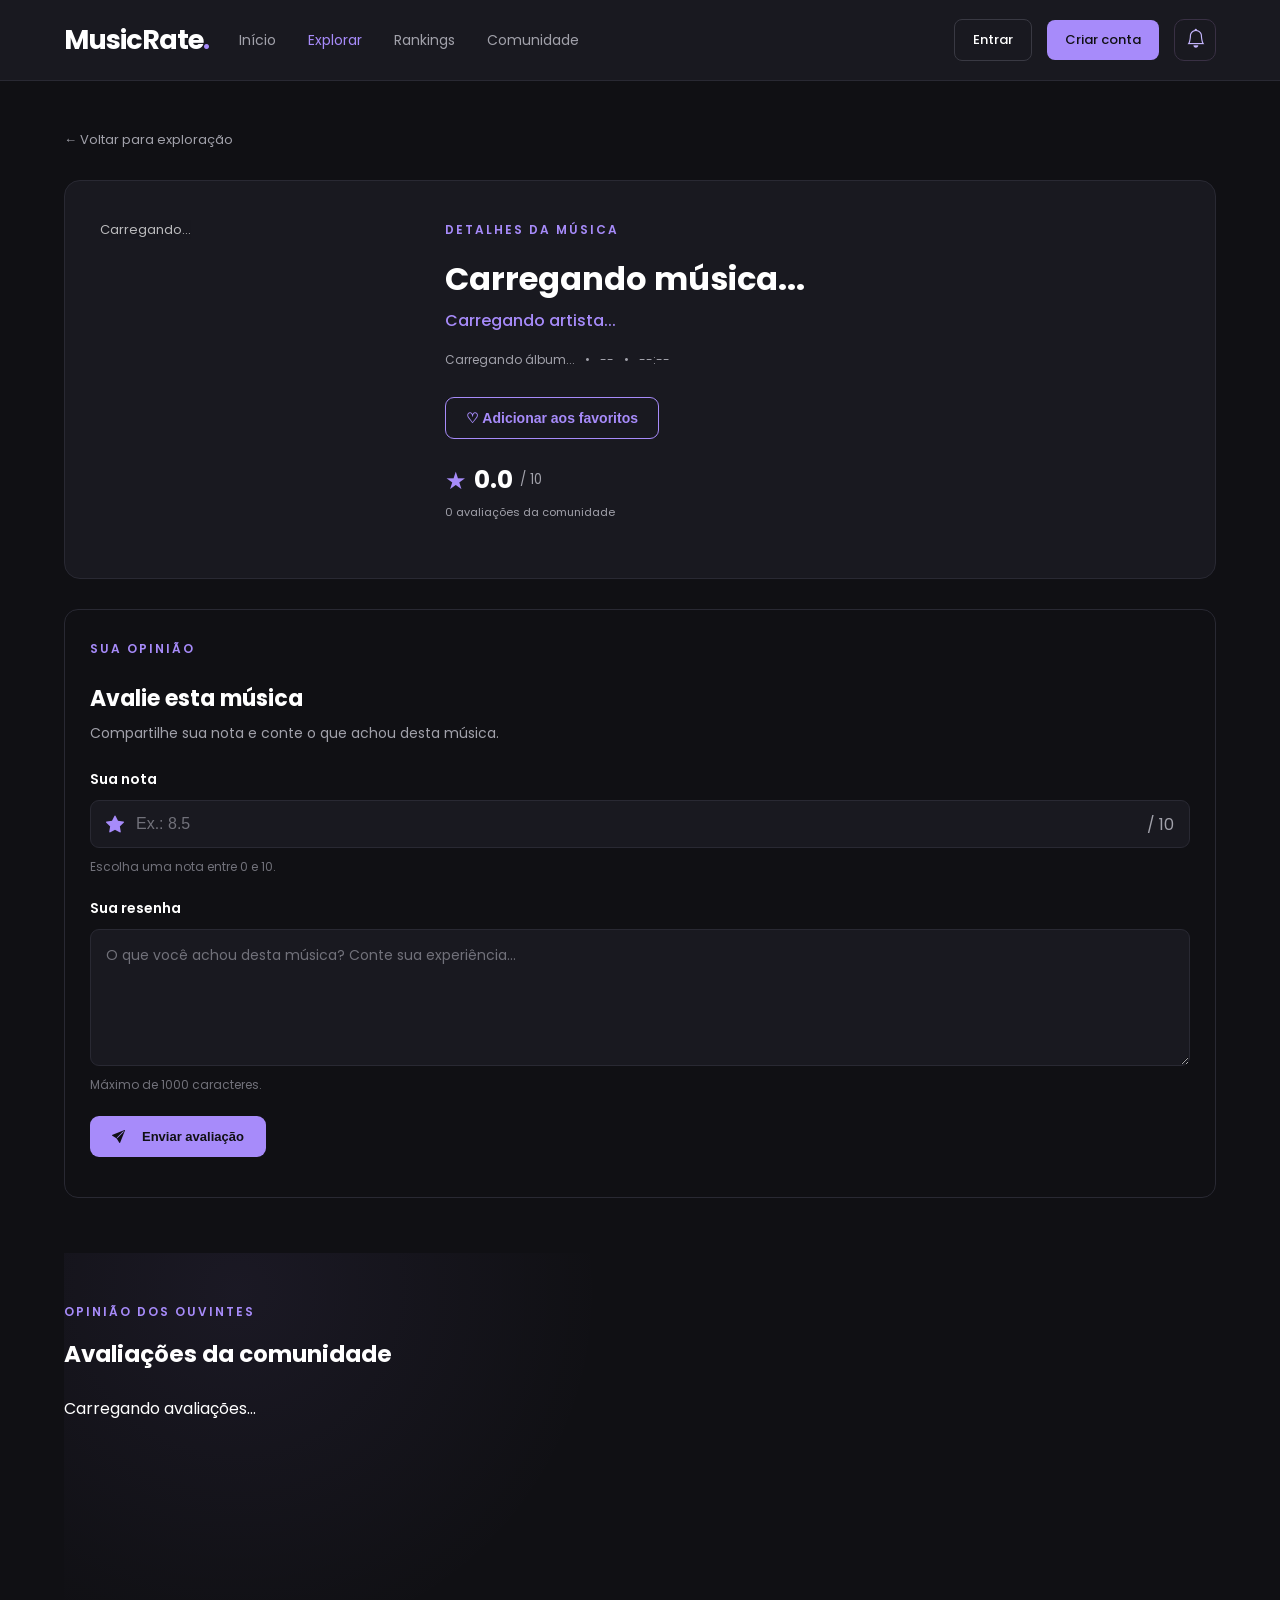
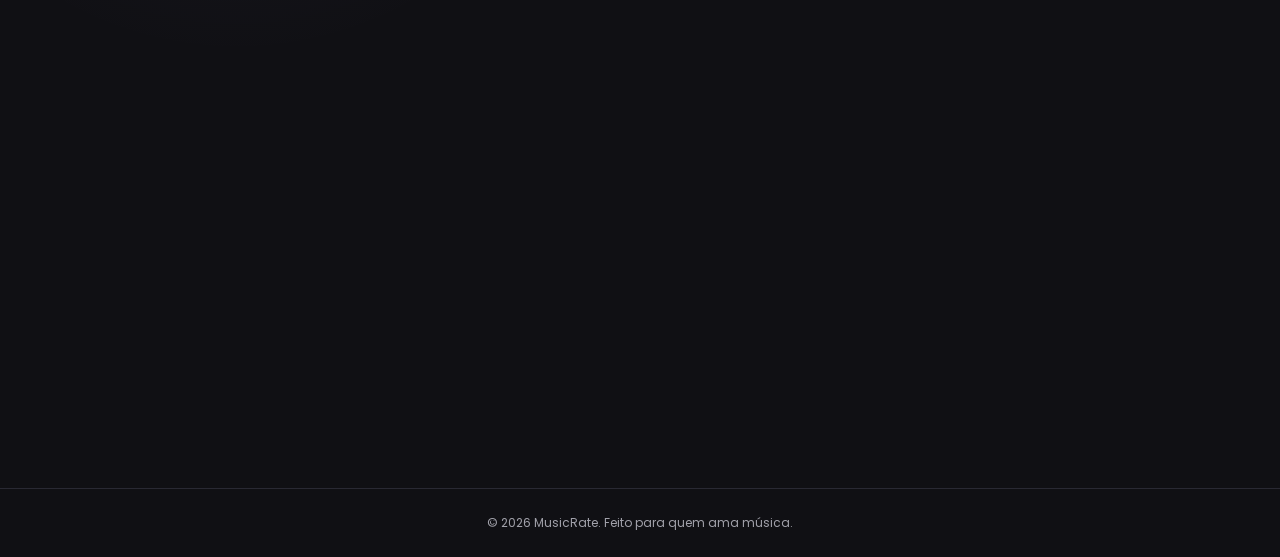
<file: frontend/pages/song-details.html>
<!DOCTYPE html>
<html lang="pt-BR">

<head>
    <meta charset="UTF-8">
    <meta name="viewport" content="width=device-width, initial-scale=1.0">
    <link rel="icon" type="image/webp" href="../assets/Ellipse 4.webp">

    <title>Detalhes da música | MusicRate</title>

    <link rel="preconnect" href="https://fonts.googleapis.com">
    <link rel="preconnect" href="https://fonts.gstatic.com" crossorigin>
    <link href="https://fonts.googleapis.com/css2?family=Poppins:wght@400;500;600;700&display=swap" rel="stylesheet">
    <link rel="stylesheet" href="https://cdn.jsdelivr.net/npm/bootstrap-icons@1.13.2/font/bootstrap-icons.min.css">

    <link rel="stylesheet" href="../css/style.css">
</head>

<body>

    <!-- CABEÇALHO -->

    <header class="header">
        <div class="container header-content">

            <a href="../index.html" class="logo">
                MusicRate<span>.</span>
            </a>

            <nav class="navbar">
                <a href="../index.html">Início</a>
                <a href="explorar.html" class="active">Explorar</a>
                <a href="rankings.html">Rankings</a>
                 <a href="./comunidade.html">Comunidade</a>
            </nav>

            <div class="header-buttons">

                <a href="pages/login.html" class="btn-login" id="login-link">
                    Entrar
                </a>

                <a href="pages/cadastro.html" class="btn-register" id="register-link">
                    Criar conta
                </a>


                <!-- NOTIFICAÇÕES -->

                <div class="notification-menu" id="notification-menu">

                    <button class="notification-toggle" id="notification-toggle" aria-label="Notificações"
                        aria-expanded="false" type="button">

                        <i class="bi bi-bell"></i>

                        <span class="notification-count" id="notification-count" hidden>
                            0
                        </span>

                    </button>

                    <div class="notification-dropdown" id="notification-dropdown" hidden>

                        <div class="notification-header">
                            <h3>Notificações</h3>
                        </div>

                        <div class="notification-list" id="notification-list">

                            <p class="notification-empty">
                                Carregando notificações...
                            </p>

                        </div>

                    </div>

                </div>

                <div class="profile-menu" id="profile-menu" hidden>

                    <button class="profile-toggle" id="profile-toggle" aria-label="Abrir menu do usuário"
                        aria-expanded="false">

                        <i class="bi bi-person-fill"></i>

                    </button>

                    <div class="profile-dropdown" id="profile-dropdown" hidden>

                        <a href="perfil.html">
                            <i class="bi bi-person"></i>
                            Perfil
                        </a>

                        <button id="logout-button">
                            <i class="bi bi-box-arrow-right"></i>
                            Sair
                        </button>

                    </div>

                </div>

            </div>

        </div>
    </header>


    <!-- CONTEÚDO PRINCIPAL -->

    <main class="album-page">

        <div class="container">

            <a href="explorar.html" class="back-link">
                ← Voltar para exploração
            </a>


            <!-- INFORMAÇÕES DA MÚSICA -->

            <section class="album-detail">

                <div class="detail-cover" id="song-cover">
                    <span>Carregando...</span>
                </div>

                <div class="detail-info">

                    <span class="section-label">DETALHES DA MÚSICA</span>

                    <h1 id="song-title">Carregando música...</h1>

                    <p class="detail-artist" id="song-artist">
                        Carregando artista...
                    </p>

                    <div class="detail-metadata">
                        <span id="song-album">Carregando álbum...</span>
                        <span>•</span>
                        <span id="song-year">--</span>
                        <span>•</span>
                        <span id="song-duration">--:--</span>
                    </div>

                    <button type="button" id="favorite-button" class="favorite-button">
                        ♡ Adicionar aos favoritos
                    </button>

                    <p id="favorite-message"></p>

                    <div class="detail-rating">

                        <div class="detail-score">
                            <span>★</span>
                            <strong id="song-average">0.0</strong>
                            <small>/ 10</small>
                        </div>

                        <p id="song-rating-count">0 avaliações da comunidade</p>

                    </div>

                </div>

            </section>


            <!-- FORMULÁRIO DE AVALIAÇÃO -->

            <div class="rating-form">

                <div class="rating-form-heading">
                    <span class="section-label">SUA OPINIÃO</span>
                    <h3>Avalie esta música</h3>
                    <p>Compartilhe sua nota e conte o que achou desta música.</p>
                </div>

                <div class="rating-field">

                    <label for="rating-value">Sua nota</label>

                    <div class="rating-input-wrapper">
                        <i class="bi bi-star-fill"></i>

                        <input type="number" id="rating-value" min="0" max="10" step="0.5" placeholder="Ex.: 8.5">

                        <span>/ 10</span>
                    </div>

                    <small>Escolha uma nota entre 0 e 10.</small>

                </div>

                <div class="rating-field">

                    <label for="rating-review">Sua resenha</label>

                    <textarea id="rating-review" placeholder="O que você achou desta música? Conte sua experiência..."
                        rows="5" maxlength="1000"></textarea>

                    <small>Máximo de 1000 caracteres.</small>

                </div>

                <button type="button" id="submit-rating" class="btn-primary">
                    <i class="bi bi-send-fill"></i>
                    Enviar avaliação
                </button>

                <p id="rating-message"></p>

            </div>

            <!-- AVALIAÇÕES DA COMUNIDADE -->

            <section class="community-section">

                <div class="detail-section-heading">
                    <div>
                        <span class="section-label">OPINIÃO DOS OUVINTES</span>
                        <h2>Avaliações da comunidade</h2>
                    </div>
                </div>

                <div class="community-reviews" id="community-reviews">
                    <p>Carregando avaliações...</p>
                </div>

            </section>

        </div>

    </main>


    <!-- RODAPÉ -->

    <footer class="site-footer">
        <div class="container">
            <p>© 2026 MusicRate. Feito para quem ama música.</p>
        </div>
    </footer>

    <script type="module" src="../js/song-details.js"></script>
    <script type="module" src="../js/auth.js"></script>
    <script type="module" src="../js/notifications.js"></script>
    <script type="module" src="../js/comunidade.js"></script>
</body>

</html>
</file>
<file: frontend/css/style.css>
/* ========================================
   CONFIGURAÇÕES GERAIS
======================================== */

* {
    margin: 0;
    padding: 0;
    box-sizing: border-box;
}

body {
    font-family: "Poppins", sans-serif;
    background-color: #101014;
    color: #ffffff;
}

a {
    text-decoration: none;
    color: inherit;
}

.container {
    width: 90%;
    max-width: 1200px;
    margin: 0 auto;
}

/* ========================================
   CABEÇALHO
======================================== */

.header {
    width: 100%;
    background-color: #191920;
    border-bottom: 1px solid #292933;
}

.header-content {
    min-height: 80px;
    display: flex;
    align-items: center;
    justify-content: space-between;
    gap: 30px;
}

/* LOGO */

.logo {
    font-size: 27px;
    font-weight: 700;
    color: #ffffff;
    letter-spacing: -1px;
}

.logo span {
    color: #A78BFA;
}

/* MENU DE NAVEGAÇÃO */

.navbar {
    display: flex;
    align-items: center;
    gap: 32px;
}

.navbar a {
    font-size: 14px;
    color: #A1A1AA;
    transition: 0.3s;
}

.navbar a:hover,
.navbar a.active {
    color: #A78BFA;
}

/* BOTÕES */

.header-buttons {
    display: flex;
    align-items: center;
    justify-content: flex-end;
    gap: 15px;
    margin-left: auto;
}

.btn-login,
.btn-register {
    padding: 10px 18px;
    border-radius: 8px;
    font-size: 13px;
    font-weight: 500;
    transition: 0.3s;
}

.btn-login {
    color: #ffffff;
    border: 1px solid #393943;
}

.btn-login:hover {
    background-color: #292933;
}

.btn-register {
    background-color: #A78BFA;
    color: #101014;
}

.btn-register:hover {
    background-color: #C4B5FD;
}

/* ========================================
   RESPONSIVIDADE — CABEÇALHO
======================================== */

@media (max-width: 768px) {

    .header-content {
        flex-wrap: wrap;
        justify-content: center;
        padding: 18px 0;
        gap: 18px;
    }

    .logo {
        width: 100%;
        text-align: center;
    }

    .navbar {
        gap: 20px;
    }

    .header-buttons {
        justify-content: center;
    }
}

@media (max-width: 425px) {

    .navbar {
        gap: 14px;
    }

    .navbar a {
        font-size: 12px;
    }

    .btn-login,
    .btn-register {
        padding: 9px 13px;
        font-size: 12px;
    }
}

/* ========================================
   PÁGINA INICIAL — APRESENTAÇÃO
======================================== */

.hero {
    padding: 90px 0;
    background:
        radial-gradient(circle at 85% 40%, rgba(167, 139, 250, 0.13), transparent 35%),
        #101014;
}

.hero-content {
    display: grid;
    grid-template-columns: 1.2fr 0.8fr;
    align-items: center;
    gap: 60px;
}

.hero-label,
.section-label {
    display: inline-block;
    color: #A78BFA;
    font-size: 12px;
    font-weight: 600;
    letter-spacing: 2px;
    margin-bottom: 16px;
}

.hero-text h1 {
    max-width: 650px;
    font-size: 48px;
    line-height: 1.2;
    margin-bottom: 22px;
}

.hero-text h1 span {
    color: #A78BFA;
}

.hero-text p {
    max-width: 560px;
    color: #A1A1AA;
    font-size: 15px;
    line-height: 1.9;
}

.hero-buttons {
    display: flex;
    flex-wrap: wrap;
    gap: 14px;
    margin-top: 30px;
}

.btn-primary,
.btn-secondary {
    display: inline-block;
    padding: 13px 20px;
    border-radius: 8px;
    font-size: 13px;
    font-weight: 600;
    transition: 0.3s;
}

.btn-primary {
    background-color: #A78BFA;
    color: #101014;
}

.btn-primary:hover {
    background-color: #C4B5FD;
    transform: translateY(-2px);
}

.btn-secondary {
    border: 1px solid #393943;
    color: #ffffff;
}

.btn-secondary:hover {
    background-color: #22222B;
}

/* ========================================
   DESTAQUE DA APRESENTAÇÃO
======================================== */

.hero-highlight {
    min-height: 300px;
    padding: 35px;
    display: flex;
    flex-direction: column;
    justify-content: center;
    border: 1px solid #393943;
    border-radius: 18px;
    background: linear-gradient(145deg, #22222B, #191920);
}

.highlight-icon {
    width: 55px;
    height: 55px;
    display: flex;
    align-items: center;
    justify-content: center;
    border-radius: 14px;
    background-color: rgba(167, 139, 250, 0.15);
    color: #A78BFA;
    font-size: 32px;
    margin-bottom: 25px;
}

.highlight-label {
    color: #A78BFA;
    font-size: 10px;
    font-weight: 600;
    letter-spacing: 1.5px;
    margin-bottom: 12px;
}

.hero-highlight h2 {
    font-size: 25px;
    line-height: 1.4;
    margin-bottom: 14px;
}

.hero-highlight p {
    color: #A1A1AA;
    font-size: 13px;
    line-height: 1.8;
}

/* ========================================
   TÍTULOS DAS SEÇÕES
======================================== */

.featured-section,
.reviews-section {
    padding: 65px 0;
}

.reviews-section {
    background-color: #191920;
}

.section-heading {
    display: flex;
    align-items: center;
    justify-content: space-between;
    gap: 20px;
    margin-bottom: 30px;
}

.section-heading h2 {
    font-size: 27px;
    margin-bottom: 8px;
}

.section-heading p {
    color: #A1A1AA;
    font-size: 13px;
}

.see-all {
    color: #A78BFA;
    font-size: 13px;
    font-weight: 600;
    white-space: nowrap;
}

.see-all:hover {
    color: #C4B5FD;
}


/* ========================================
   CARDS DE ÁLBUNS
======================================== */

.album-grid {
    display: grid;
    grid-template-columns: repeat(3, minmax(0, 1fr));
    gap: 20px;
}

.album-card {
    position: relative;
    min-width: 0;
    overflow: hidden;
    border: 1px solid #292933;
    border-radius: 16px;
    background-color: #191920;
    transition: transform 0.3s ease, border-color 0.3s ease;
}

.album-card:hover {
    transform: translateY(-5px);
    border-color: #A78BFA;
    box-shadow: 0 10px 30px rgba(0, 0, 0, 0.25);
}


/* CAPAS DOS ÁLBUNS */

.album-card>img {
    display: block;
    width: 100%;
    aspect-ratio: 1 / 1;
    object-fit: cover;
    transition: filter 0.3s ease;
}

.album-card:hover>img {
    filter: brightness(1.12);
}


/* INFORMAÇÕES DOS ÁLBUNS */

.album-card>h3 {
    margin: 12px 14px 4px;
    font-size: 18px;
    line-height: 1.4;
}

.album-card>p {
    margin: 0 14px;
    color: #A1A1AA;
    font-size: 12px;
    line-height: 1.5;
}

.album-card>span:not(.album-position) {
    display: block;
    margin: 10px 14px 0;
    font-size: 13px;
}

.album-card>small {
    display: block;
    margin: 4px 14px 14px;
    color: #A1A1AA;
    font-size: 12px;
}



/* CAPA DO ÁLBUM */

.album-cover {
    position: relative;
    width: 100%;
    aspect-ratio: 1 / 1;
    padding: 15px;
    display: flex;
    flex-direction: column;
    justify-content: space-between;
    overflow: hidden;
    color: #ffffff;
    transition: filter 0.3s ease;
}

.album-card:hover .album-cover {
    filter: brightness(1.12);
}

.album-cover span {
    font-size: 12px;
    opacity: 0.8;
}

.album-cover strong {
    font-size: 25px;
    line-height: 1.1;
    letter-spacing: 1px;
}

/* CORES DAS CAPAS */

.cover-one {
    background: linear-gradient(135deg, #573B87, #171321);
}

.cover-two {
    background: linear-gradient(135deg, #146C72, #10252D);
}

.cover-three {
    background: linear-gradient(135deg, #A34D54, #321B35);
}

/* INFORMAÇÕES DO ÁLBUM */

.album-info {
    padding: 15px;
}

.album-details h3 {
    font-size: 14px;
    margin-bottom: 5px;
}

.album-details p {
    color: #A1A1AA;
    font-size: 12px;
}

.album-year {
    display: inline-block;
    margin-top: 7px;
    color: #A1A1AA;
    font-size: 11px;
}

/* NOTA */

.album-rating {
    display: flex;
    align-items: center;
    gap: 5px;
    margin-top: 12px;
}

.album-rating span {
    color: #A78BFA;
    font-size: 15px;
}

.album-rating strong {
    font-size: 14px;
}

.album-rating small {
    color: #A1A1AA;
    font-size: 10px;
}

/* QUANTIDADE DE AVALIAÇÕES */

.album-reviews {
    margin-top: 9px;
    padding-top: 9px;
    border-top: 1px solid #292933;
    color: #A1A1AA;
    font-size: 10px;
}

/* POSIÇÃO NO RANKING */

.album-position {
    position: absolute;
    top: 12px;
    left: 12px;
    z-index: 2;
    padding: 6px 10px;
    border: 1px solid rgba(167, 139, 250, 0.4);
    border-radius: 8px;
    background-color: rgba(16, 16, 20, 0.9);
    color: #A78BFA;
    font-size: 11px;
    font-weight: 700;
}


/* ========================================
   AVALIAÇÕES RECENTES
======================================== */

.reviews-grid {
    display: grid;
    grid-template-columns: repeat(2, minmax(0, 1fr));
    gap: 18px;
}

.review-card {
    min-width: 0;
    padding: 20px;
    border: 1px solid #292933;
    border-radius: 16px;
    background-color: #22222B;
    transition: transform 0.3s ease, border-color 0.3s ease,
        background-color 0.3s ease;
}

.review-card:hover {
    border-color: #A78BFA;
    background-color: #252530;
    transform: translateY(-4px);
}

/* USUÁRIO */

.review-user {
    display: flex;
    align-items: center;
    gap: 12px;
    margin-bottom: 16px;
}

.user-avatar {
    width: 40px;
    height: 40px;
    flex-shrink: 0;
    display: flex;
    align-items: center;
    justify-content: center;
    border-radius: 50%;
    background-color: #A78BFA;
    color: #101014;
    font-weight: 700;
}

.review-user h3 {
    font-size: 13px;
}

.review-user span {
    color: #A1A1AA;
    font-size: 11px;
}

/* INFORMAÇÕES DA AVALIAÇÃO */

.review-card h4 {
    font-size: 14px;
    margin-bottom: 8px;
}

.review-card>p {
    color: #A1A1AA;
    font-size: 12px;
    line-height: 1.8;
    overflow-wrap: anywhere;
}

/* NOTA */

.review-score {
    display: inline-flex;
    align-items: center;
    gap: 6px;
    margin-top: 15px;
    padding: 6px 10px;
    border: 1px solid rgba(167, 139, 250, 0.3);
    border-radius: 8px;
    background-color: rgba(167, 139, 250, 0.12);
    color: #A78BFA;
    font-size: 12px;
    font-weight: 700;
}


/* ========================================
   RODAPÉ
======================================== */

.site-footer {
    padding: 25px 0;
    border-top: 1px solid #292933;
    background-color: #101014;
    text-align: center;
}

.site-footer p {
    color: #A1A1AA;
    font-size: 12px;
}

/* ========================================
   RESPONSIVIDADE — PÁGINA INICIAL
======================================== */

@media (max-width: 900px) {

    .hero-content {
        grid-template-columns: 1fr;
        gap: 35px;
    }

    .hero-text h1 {
        font-size: 40px;
    }

    .hero-highlight {
        min-height: 250px;
    }
}

@media (max-width: 600px) {

    .hero {
        padding: 60px 0;
    }

    .hero-text h1 {
        font-size: 32px;
    }

    .hero-text p {
        font-size: 13px;
    }

    .hero-buttons {
        flex-direction: column;
    }

    .hero-buttons a {
        text-align: center;
    }

    .hero-highlight {
        padding: 25px;
    }

    .hero-highlight h2 {
        font-size: 21px;
    }

    .featured-section,
    .reviews-section {
        padding: 45px 0;
    }

    .section-heading {
        align-items: flex-start;
    }

    .section-heading h2 {
        font-size: 22px;
    }

    .section-heading p {
        font-size: 12px;
    }

    .album-grid,
    .reviews-grid {
        grid-template-columns: 1fr;
    }

    .album-cover {
        height: 260px;
    }
}

@media (max-width: 380px) {

    .hero-text h1 {
        font-size: 28px;
    }

    .section-heading {
        flex-direction: column;
    }
}

/* ========================================
   PÁGINA DE EXPLORAÇÃO
======================================== */

.explore-section {
    min-height: 80vh;
    padding: 65px 0;
}

.explore-heading {
    margin-bottom: 35px;
}

.explore-heading h1 {
    font-size: 36px;
    margin-bottom: 12px;
}

.explore-heading p {
    color: #A1A1AA;
    font-size: 14px;
    line-height: 1.8;
}

/* PESQUISA */

.search-container {
    display: flex;
    gap: 12px;
    margin-bottom: 28px;
}

.search-container input {
    flex: 1;
    min-width: 0;
    padding: 15px 18px;
    border: 1px solid #393943;
    border-radius: 8px;
    outline: none;
    background-color: #191920;
    color: #ffffff;
    font-family: inherit;
    font-size: 13px;
}

.search-container input:focus {
    border-color: #A78BFA;
}

.search-container button {
    padding: 0 24px;
    border: none;
    border-radius: 8px;
    background-color: #A78BFA;
    color: #101014;
    font-family: inherit;
    font-weight: 600;
    cursor: pointer;
    transition: 0.3s;
}

.search-container button:hover {
    background-color: #C4B5FD;
}

/* FILTROS */

.explore-filters {
    display: flex;
    flex-wrap: wrap;
    gap: 12px;
    margin-bottom: 40px;
}

.filter-button {
    padding: 9px 20px;
    border: 1px solid #393943;
    border-radius: 20px;
    background-color: #191920;
    color: #A1A1AA;
    font-family: inherit;
    font-size: 12px;
    cursor: pointer;
    transition: 0.3s;
}

.filter-button:hover,
.filter-button.active {
    border-color: #A78BFA;
    background-color: #A78BFA;
    color: #101014;
}

/* TÍTULO DOS RESULTADOS */

.explore-results-heading {
    display: flex;
    align-items: center;
    justify-content: space-between;
    gap: 15px;
    margin-bottom: 22px;
}

.explore-results-heading h2 {
    font-size: 22px;
}

.explore-results-heading span {
    color: #A1A1AA;
    font-size: 12px;
}

/* GRADE DE ÁLBUNS */

.explore-grid {
    display: grid;
    grid-template-columns: repeat(3, 1fr);
    gap: 24px;
}

.explore-card {
    min-width: 0;
}

.explore-card.hidden {
    display: none;
}

/* MENSAGEM SEM RESULTADOS */

.no-results {
    display: none;
    padding: 40px 0;
    color: #A1A1AA;
    text-align: center;
    font-size: 14px;
}

.no-results.visible {
    display: block;
}

/* ========================================
   RESPONSIVIDADE — EXPLORAÇÃO
======================================== */

@media (max-width: 900px) {

    .explore-grid {
        grid-template-columns: repeat(2, 1fr);
    }
}

@media (max-width: 600px) {

    .explore-section {
        padding: 45px 0;
    }

    .explore-heading h1 {
        font-size: 28px;
    }

    .explore-heading p {
        font-size: 12px;
    }

    .search-container {
        flex-direction: column;
    }

    .search-container input {
        width: 100%;
    }

    .search-container button {
        padding: 13px;
    }

    .explore-grid {
        grid-template-columns: 1fr;
    }

    .explore-results-heading h2 {
        font-size: 18px;
    }
}

/* ========================================
   PÁGINA DE DETALHES DO ÁLBUM
======================================== */

.album-page {
    padding: 45px 0 70px;
}

.back-link {
    display: inline-block;
    margin-bottom: 30px;
    color: #A1A1AA;
    font-size: 13px;
    transition: 0.3s;
}

.back-link:hover {
    color: #A78BFA;
}

/* INFORMAÇÕES DO ÁLBUM */


.album-detail {
    display: grid;
    grid-template-columns: 280px minmax(0, 1fr);
    align-items: flex-start;
    gap: 65px;
    padding: 35px;
    border: 1px solid #292933;
    border-radius: 16px;
    background-color: #191920;
}

.detail-cover {
    flex: 0 0 280px;
    width: 280px;
    height: 280px;
    border-radius: 12px;
    overflow: hidden;
}

.detail-cover span {
    font-size: 13px;
    opacity: 0.7;
}

.detail-cover strong {
    font-size: 35px;
    line-height: 1.1;
    letter-spacing: 2px;
}

.detail-info {
    flex: 1;
    min-width: 0;
    text-align: left;
}

.detail-info h1 {
    font-size: 32px;
    margin-bottom: 5px;
}

.detail-artist {
    color: #A78BFA;
    font-size: 16px;
    font-weight: 500;
}

.detail-metadata {
    display: flex;
    flex-wrap: wrap;
    gap: 10px;
    margin: 18px 0;
    color: #A1A1AA;
    font-size: 12px;
}

.detail-description {
    max-width: 600px;
    color: #A1A1AA;
    font-size: 13px;
    line-height: 1.8;
}

.detail-rating {
    margin: 22px 0;
}

.detail-score {
    display: flex;
    align-items: center;
    gap: 7px;
}

.detail-score span {
    color: #A78BFA;
    font-size: 24px;
}

.detail-score strong {
    font-size: 25px;
}

.detail-score small {
    color: #A1A1AA;
}

.detail-rating p {
    margin-top: 5px;
    color: #A1A1AA;
    font-size: 11px;
}


/* ========================================
   BOTÃO DE FAVORITOS DO ÁLBUM
======================================== */

.favorite-button {
    display: inline-flex;
    align-items: center;
    justify-content: center;
    gap: 9px;
    margin-top: 10px;
    padding: 12px 20px;
    background-color: transparent;
    border: 1px solid #A78BFA;
    border-radius: 9px;
    color: #A78BFA;
    font-size: 14px;
    font-weight: 600;
    cursor: pointer;
    transition: 0.3s;
}

.favorite-button:hover {
    background-color: #A78BFA;
    color: #101014;
    transform: translateY(-2px);
}

#favorite-message {
    margin-top: 10px;
    color: #A1A1AA;
    font-size: 13px;
}


/* ========================================
   FORMULÁRIO DE AVALIAÇÃO DO ÁLBUM
======================================== */

.rating-form {
    margin-top: 30px;
    padding: 25px;
    background-color: #101014;
    border: 1px solid #292933;
    border-radius: 14px;
}

.rating-form-heading {
    margin-bottom: 25px;
}

.rating-form-heading h3 {
    margin: 8px 0;
    color: #FFFFFF;
    font-size: 22px;
}

.rating-form-heading p {
    color: #A1A1AA;
    font-size: 14px;
}

.rating-field {
    display: flex;
    flex-direction: column;
    gap: 10px;
    margin-bottom: 22px;
}

.rating-field label {
    color: #FFFFFF;
    font-size: 14px;
    font-weight: 600;
}

.rating-input-wrapper {
    display: flex;
    align-items: center;
    gap: 12px;
    padding: 0 15px;
    background-color: #191920;
    border: 1px solid #292933;
    border-radius: 9px;
    transition: border-color 0.3s;
}

.rating-input-wrapper:focus-within {
    border-color: #A78BFA;
}

.rating-input-wrapper i {
    color: #A78BFA;
    font-size: 18px;
}

.rating-input-wrapper input {
    width: 100%;
    padding: 14px 0;
    background: transparent;
    border: none;
    outline: none;
    color: #FFFFFF;
    font-size: 16px;
}

.rating-input-wrapper input::placeholder {
    color: #71717A;
}

.rating-input-wrapper span {
    color: #A1A1AA;
    white-space: nowrap;
}

.rating-field textarea {
    width: 100%;
    padding: 15px;
    background-color: #191920;
    border: 1px solid #292933;
    border-radius: 9px;
    outline: none;
    resize: vertical;
    color: #FFFFFF;
    font-family: inherit;
    font-size: 14px;
    transition: border-color 0.3s;
}

.rating-field textarea:focus {
    border-color: #A78BFA;
}

.rating-field textarea::placeholder {
    color: #71717A;
}

.rating-field small {
    color: #71717A;
    font-size: 12px;
}

.rating-form .btn-primary {
    display: inline-flex;
    align-items: center;
    justify-content: center;
    gap: 10px;
    padding: 13px 22px;
    border: none;
    border-radius: 9px;
    cursor: pointer;
    transition: 0.3s;
}

.rating-form .btn-primary:hover {
    opacity: 0.85;
    transform: translateY(-2px);
}

#rating-message {
    margin-top: 15px;
    color: #A78BFA;
    font-size: 14px;
}

/* AJUSTES DO FORMULÁRIO DE AVALIAÇÃO DE MÚSICAS */

.rating-form .rating-field textarea {
    min-height: 130px;
}

.rating-form .btn-primary i {
    margin-right: 7px;
}


/* ========================================
   TÍTULOS DAS SEÇÕES DE DETALHES
======================================== */

.track-section,
.community-section {
    margin-top: 55px;
}

.detail-section-heading {
    display: flex;
    align-items: center;
    justify-content: space-between;
    gap: 15px;
    margin-bottom: 22px;
}

.detail-section-heading h2 {
    font-size: 23px;
}

.track-total {
    color: #A1A1AA;
    font-size: 12px;
}


/* ========================================
   LISTA DE MÚSICAS
======================================== */

.track-list {
    overflow: hidden;
    border: 1px solid #292933;
    border-radius: 12px;
    background-color: #191920;
}

.track-item {
    display: flex;
    align-items: center;
    gap: 20px;
    padding: 17px 22px;
    border-bottom: 1px solid #292933;
    transition: background-color 0.3s;
}

.track-item:last-child {
    border-bottom: none;
}

.track-item:hover {
    background-color: #22222B;
}

.track-number {
    width: 25px;
    flex-shrink: 0;
    color: #A78BFA;
    font-size: 12px;
    font-weight: 600;
    text-align: center;
}

.track-name {
    flex: 1;
    min-width: 0;
    color: #FFFFFF;
    font-size: 13px;
    text-decoration: none;
    transition: color 0.3s;
}

.track-name:hover {
    color: #A78BFA;
}

.track-duration {
    color: #A1A1AA;
    font-size: 12px;
    white-space: nowrap;
}

.track-favorite-button {
    width: 35px;
    height: 35px;
    flex-shrink: 0;
    background-color: transparent;
    border: 1px solid #393943;
    border-radius: 8px;
    color: #A78BFA;
    font-size: 19px;
    cursor: pointer;
    transition: 0.3s;
}

.track-favorite-button:hover {
    background-color: rgba(167, 139, 250, 0.12);
    border-color: #A78BFA;
}

.track-note {
    margin-top: 12px;
    color: #A1A1AA;
    font-size: 11px;
    text-align: right;
}

/* ========================================
   AVALIAÇÕES DA COMUNIDADE
======================================== */

.community-reviews {
    display: grid;
    grid-template-columns: repeat(2, minmax(0, 1fr));
    gap: 20px;
    margin-top: 25px;
}

.community-review {
    display: flex;
    flex-direction: column;
    gap: 18px;
    padding: 24px;
    background-color: #191920;
    border: 1px solid #292933;
    border-radius: 14px;
    transition: 0.3s;
}

.community-review:hover {
    border-color: #A78BFA;
    transform: translateY(-3px);
}


.community-review .review-user {
    margin-bottom: 15px;
}

.community-score {
    margin-bottom: 12px;
    color: #A78BFA;
    font-size: 13px;
    font-weight: 600;
}

.community-review>p {
    color: #A1A1AA;
    font-size: 12px;
    line-height: 1.8;
}

/* USUÁRIO */

.review-user {
    display: flex;
    align-items: center;
    gap: 12px;
}

.user-avatar {
    display: flex;
    align-items: center;
    justify-content: center;
    width: 44px;
    height: 44px;
    flex-shrink: 0;
    background-color: #A78BFA;
    border-radius: 50%;
    color: #101014;
    font-size: 17px;
    font-weight: 700;
}

.review-user h3 {
    margin: 0 0 4px;
    color: #FFFFFF;
    font-size: 15px;
}

.review-user span {
    color: #A1A1AA;
    font-size: 12px;
}

/* NOTA */

.community-score {
    align-self: flex-start;
    padding: 7px 12px;
    background-color: rgba(167, 139, 250, 0.12);
    border: 1px solid rgba(167, 139, 250, 0.3);
    border-radius: 8px;
    color: #A78BFA;
    font-size: 14px;
    font-weight: 700;
}

/* RESENHA */

.review-text {
    margin: 0;
    color: #D4D4D8;
    font-size: 14px;
    line-height: 1.7;
    overflow-wrap: anywhere;
}

/* CURTIDAS */

.review-likes {
    display: flex;
    align-items: center;
    gap: 12px;
    padding-top: 12px;
    border-top: 1px solid #292933;
}

.like-button,
.review-edit,
.review-delete {
    padding: 7px 12px;
    border: 1px solid #393943;
    border-radius: 7px;
    background-color: transparent;
    color: #A1A1AA;
    font-size: 12px;
    cursor: pointer;
    transition: 0.3s;
}

.like-button:hover,
.like-button:disabled {
    color: #A78BFA;
    border-color: #A78BFA;
}

.like-button:disabled {
    cursor: not-allowed;
    opacity: 0.5;
}

.like-count {
    color: #A1A1AA;
    font-size: 12px;
}

/* AÇÕES */

.review-actions {
    display: flex;
    gap: 8px;
}

.review-edit:hover {
    color: #A78BFA;
    border-color: #A78BFA;
}

.review-delete:hover {
    color: #F87171;
    border-color: #F87171;
}

/* ========================================
   RESPONSIVIDADE — DETALHES
======================================== */

@media (max-width: 768px) {

    .album-detail {
        grid-template-columns: 300px 1fr;
        gap: 25px;
        padding: 22px;
    }

    .detail-cover {
        min-height: 220px;
    }

    .detail-cover strong {
        font-size: 28px;
    }

    .detail-info h1 {
        font-size: 25px;
    }

    .community-reviews {
        grid-template-columns: 1fr;
    }
}

@media (max-width: 600px) {

    .album-page {
        padding: 30px 0 50px;
    }

    .album-detail {
        grid-template-columns: 1fr;
    }

    .detail-cover {
        width: 100%;
        max-width: 280px;
        min-height: 280px;
        margin: 0 auto;
    }

    .detail-info h1 {
        font-size: 26px;
    }

    .detail-section-heading h2 {
        font-size: 19px;
    }

    .track-item {
        gap: 12px;
        padding: 15px;
    }
}

/* LINK PARA DETALHES DO ÁLBUM */

.album-detail-link {
    display: inline-block;
    margin-top: 15px;
    color: #A78BFA;
    font-size: 12px;
    font-weight: 600;
    transition: 0.3s;
}

.album-detail-link:hover {
    color: #C4B5FD;
    transform: translateX(3px);
}

/* ========================================
   RESULTADOS DA API MUSICAL
======================================== */

#search-message {
    color: #A1A1AA;
    margin: 20px 0;
    font-size: 14px;
}

.api-results-heading {
    color: #FFFFFF;
    font-size: 22px;
    margin: 30px 0 20px;
}

/* ========================================
   GRADE DE RESULTADOS
======================================== */

.artist-results-grid,
.album-api-grid {
    display: grid;
    grid-template-columns: repeat(4, minmax(0, 1fr));
    gap: 20px;
    width: 100%;
    align-items: start;
    margin-bottom: 30px;
}

/* ========================================
   CARDS DE ARTISTAS E ÁLBUNS
======================================== */

.artist-card,
.album-api-card {
    width: 100%;
    min-width: 0;
    padding: 15px;
    overflow: hidden;
    box-sizing: border-box;
    background: #191920;
    border: 1px solid #333340;
    border-radius: 12px;
    color: #FFFFFF;
    transition: 0.3s;
}

.artist-card:hover,
.album-api-card:hover {
    border-color: #A78BFA;
    transform: translateY(-3px);
}

/* ========================================
   NOMES E INFORMAÇÕES
======================================== */

.artist-card h3,
.album-api-card h3,
.album-api-card p {
    width: 100%;
    min-width: 0;
    white-space: normal;
    overflow-wrap: anywhere;
    line-height: 1.5;
}

.artist-card h3,
.album-api-card h3 {
    font-size: 14px;
    margin-bottom: 6px;
}

.album-api-card p {
    color: #A1A1AA;
    font-size: 12px;
    margin-bottom: 8px;
}

.album-api-card span {
    display: block;
    color: #A78BFA;
    font-size: 12px;
    margin-top: 8px;
}

/* ========================================
   CAPAS DOS ÁLBUNS
======================================== */

.album-api-card img {
    display: block;
    width: 100%;
    aspect-ratio: 1 / 1;
    object-fit: cover;
    border-radius: 8px;
    margin-bottom: 12px;
}

/* ========================================
   RESPONSIVIDADE DOS RESULTADOS
======================================== */

@media (max-width: 900px) {

    .artist-results-grid,
    .album-api-grid {
        grid-template-columns: repeat(3, minmax(0, 1fr));
    }
}

@media (max-width: 600px) {

    .artist-results-grid,
    .album-api-grid {
        grid-template-columns: repeat(2, minmax(0, 1fr));
        gap: 12px;
    }

    .artist-card,
    .album-api-card {
        padding: 10px;
    }

    .api-results-heading {
        font-size: 19px;
    }
}

@media (max-width: 350px) {

    .artist-results-grid,
    .album-api-grid {
        grid-template-columns: 1fr;
    }
}

/* ========================================
   PÁGINA DE RANKINGS
======================================== */

.ranking-section {
    min-height: 80vh;
    padding: 65px 0;
}

/* APRESENTAÇÃO */

.ranking-heading {
    margin-bottom: 55px;
}

.ranking-heading h1 {
    font-size: 36px;
    margin-bottom: 12px;
}

.ranking-heading p {
    color: #A1A1AA;
    font-size: 14px;
    line-height: 1.8;
}

/* SEÇÕES DOS RANKINGS */

.ranking-block {
    margin-bottom: 55px;
}

.ranking-title {
    margin-bottom: 22px;
}

.ranking-title h2 {
    font-size: 23px;
    margin-bottom: 8px;
}

.ranking-title p {
    color: #A1A1AA;
    font-size: 13px;
}

/* GRADE */

.ranking-grid {
    display: grid;
    grid-template-columns: 1fr;
    gap: 14px;
}

/* CARDS */

.ranking-card {
    min-width: 0;
    display: flex;
    align-items: center;
    gap: 20px;
    padding: 16px 20px;
    border: 1px solid #292933;
    border-radius: 12px;
    background-color: #191920;
    transition: 0.3s;
}

.ranking-card:hover {
    border-color: #A78BFA;
    background-color: #22222B;
    transform: translateY(-3px);
}

/* POSIÇÃO */

.ranking-position {
    min-width: 35px;
    color: #A78BFA;
    font-size: 17px;
    font-weight: 700;
}

/* CAPA */

.ranking-cover {
    width: 75px;
    height: 75px;
    flex-shrink: 0;
    object-fit: cover;
    border-radius: 8px;
}

/* INFORMAÇÕES */

.ranking-info {
    flex: 1;
    min-width: 0;
}

.ranking-info h3 {
    overflow-wrap: anywhere;
    font-size: 15px;
    margin-bottom: 5px;
}

.ranking-info p {
    color: #A1A1AA;
    font-size: 12px;
    margin-bottom: 7px;
}

.ranking-reviews {
    color: #A1A1AA;
    font-size: 11px;
}

/* NOTA */

.ranking-score {
    display: flex;
    align-items: baseline;
    gap: 4px;
    white-space: nowrap;
}

.ranking-score strong {
    color: #A78BFA;
    font-size: 23px;
}

.ranking-score span {
    color: #A1A1AA;
    font-size: 11px;
}

/* ========================================
   RESPONSIVIDADE — RANKINGS
======================================== */

@media (max-width: 600px) {

    .ranking-section {
        padding: 45px 0;
    }

    .ranking-heading {
        margin-bottom: 40px;
    }

    .ranking-heading h1 {
        font-size: 28px;
    }

    .ranking-heading p {
        font-size: 12px;
    }

    .ranking-title h2 {
        font-size: 19px;
    }

    .ranking-title p {
        font-size: 12px;
    }

    .ranking-card {
        gap: 12px;
        padding: 13px;
    }

    .ranking-position {
        min-width: 27px;
        font-size: 14px;
    }

    .ranking-cover {
        width: 60px;
        height: 60px;
    }

    .ranking-info h3 {
        font-size: 12px;
    }

    .ranking-info p {
        font-size: 11px;
    }

    .ranking-score strong {
        font-size: 19px;
    }
}

@media (max-width: 380px) {

    .ranking-card {
        gap: 9px;
        padding: 10px;
    }

    .ranking-position {
        min-width: 23px;
        font-size: 12px;
    }

    .ranking-cover {
        width: 50px;
        height: 50px;
    }

    .ranking-score strong {
        font-size: 17px;
    }
}

/* ========================================
   ELEMENTOS OCULTOS
======================================== */

.hidden {
    display: none !important;
}

[hidden] {
    display: none !important;
}

/* ========================================
   ÍCONE DO PERFIL
======================================== */

.profile-link {
    display: flex;
    align-items: center;
    justify-content: center;
    color: #E42525 !important;
    font-size: 1.8rem;
    text-decoration: none;
    transition: 0.3s;
}

.profile-link i {
    color: #A78BFA !important;
}

.profile-link:hover,
.profile-link:hover i {
    color: #461fbb !important;
}

/* ========================================
   MENU DO PERFIL
======================================== */

.profile-menu {
    position: relative;
}

.profile-toggle {
    display: flex;
    align-items: center;
    justify-content: center;
    background: none;
    border: none;
    color: #A78BFA;
    font-size: 1.8rem;
    cursor: pointer;
    transition: 0.3s ease;
}

.profile-toggle:hover {
    color: #4c22cc;
    transform: scale(1.05);
}

.profile-dropdown {
    position: absolute;
    top: calc(100% + 12px);
    right: 0;
    width: 160px;
    background: #111;
    border: 1px solid #A78BFA;
    border-radius: 8px;
    padding: 8px;
    display: flex;
    flex-direction: column;
    gap: 5px;
    z-index: 1000;
    transition: 0.3s ease;
}

.profile-dropdown a,
.profile-dropdown button {
    display: flex;
    align-items: center;
    gap: 10px;
    width: 100%;
    padding: 10px;
    background: none;
    border: none;
    color: #fff;
    text-decoration: none;
    font-family: inherit;
    font-size: 14px;
    cursor: pointer;
    border-radius: 5px;
    text-align: left;
    transition: 0.3s ease;
}

.profile-dropdown a:hover,
.profile-dropdown button:hover {
    background: #6539e9;
    color: #fff;
    transform: scale(1.05);
}

/* ========================================
   TELAS DE AUTENTICAÇÃO
======================================== */

.auth-page {
    min-height: 100vh;
    background: #000000;
    font-family: "Poppins", sans-serif;
}

.auth-container {
    min-height: 100vh;
    display: flex;
    flex-direction: column;
    align-items: center;
    justify-content: center;
    padding: 40px 20px;
}

.auth-logo {
    font-size: 2rem;
    font-weight: 700;
    color: #ffffff;
    text-decoration: none;
    margin-bottom: 30px;
}

.auth-logo span {
    color: #E42525;
}

.auth-card {
    width: 100%;
    max-width: 430px;
    background: #111111;
    border: 1px solid #292929;
    border-radius: 14px;
    padding: 40px;
    box-shadow: 0 15px 45px rgba(0, 0, 0, 0.4);
}

.auth-heading {
    margin-bottom: 30px;
}

.auth-label {
    color: #E42525;
    font-size: 0.75rem;
    font-weight: 600;
    letter-spacing: 2px;
}

.auth-heading h1 {
    color: #ffffff;
    font-size: 1.7rem;
    margin: 12px 0 8px;
}

.auth-heading p {
    color: #999999;
    font-size: 0.9rem;
}

.auth-field {
    display: flex;
    flex-direction: column;
    gap: 9px;
    margin-bottom: 22px;
}

.auth-field label {
    color: #ffffff;
    font-size: 0.9rem;
    font-weight: 500;
}

.auth-input {
    display: flex;
    align-items: center;
    gap: 12px;
    background: #080808;
    border: 1px solid #333333;
    border-radius: 7px;
    padding: 0 14px;
    transition: 0.3s;
}

.auth-input:focus-within {
    border-color: #E42525;
}

.auth-input i {
    color: #E42525;
    font-size: 1.1rem;
}

.auth-input input {
    width: 100%;
    padding: 14px 0;
    background: transparent;
    border: none;
    outline: none;
    color: #ffffff;
    font-family: inherit;
    font-size: 0.9rem;
}

.auth-input input::placeholder {
    color: #666666;
}

.auth-button {
    width: 100%;
    padding: 14px;
    margin-top: 8px;
    background: #E42525;
    border: none;
    border-radius: 7px;
    color: #ffffff;
    font-family: inherit;
    font-size: 0.95rem;
    font-weight: 600;
    cursor: pointer;
    transition: 0.3s;
}

.auth-button:hover {
    background: #B92020;
}

.auth-button i {
    margin-left: 8px;
}

.auth-message {
    color: #E42525;
    font-size: 0.85rem;
    margin-top: 15px;
    text-align: center;
}

.auth-footer {
    margin-top: 28px;
    padding-top: 22px;
    border-top: 1px solid #292929;
    color: #999999;
    font-size: 0.85rem;
    text-align: center;
}

.auth-footer a {
    color: #E42525;
    text-decoration: none;
    font-weight: 600;
}

.auth-footer a:hover {
    color: #ff4e4e;
}

.auth-back {
    margin-top: 25px;
    color: #999999;
    font-size: 0.85rem;
    text-decoration: none;
}

.auth-back:hover {
    color: #E42525;
}

/* CAMPO PREENCHIDO AUTOMATICAMENTE */

.auth-input input:-webkit-autofill {
    -webkit-box-shadow: 0 0 0 1000px #080808 inset;
    -webkit-text-fill-color: #ffffff;
    caret-color: #ffffff;
}

/* RESPONSIVIDADE — AUTENTICAÇÃO */

@media (max-width: 480px) {

    .auth-card {
        padding: 28px 22px;
    }

    .auth-heading h1 {
        font-size: 1.45rem;
    }

    .auth-logo {
        font-size: 1.8rem;
    }
}

/* ========================================
   PERFIL DO USUÁRIO - MUSICRATE
======================================== */

.profile-page {
    min-height: 100vh;
    background: #000000;
    font-family: "Poppins", sans-serif;
    color: #ffffff;
}

.profile-container {
    width: 100%;
    max-width: 1100px;
    margin: 0 auto;
    padding: 30px 25px 60px;
}

/* CABEÇALHO */

.profile-topbar {
    display: flex;
    align-items: center;
    justify-content: space-between;
    margin-bottom: 55px;
}

.profile-logo {
    color: #ffffff;
    font-size: 1.8rem;
    font-weight: 700;
}

.profile-logo span {
    color: #E42525;
}

.profile-home-link {
    color: #aaaaaa;
    font-size: 0.85rem;
    transition: 0.3s;
}

.profile-home-link:hover {
    color: #E42525;
}

.profile-home-link i {
    margin-right: 7px;
}

/* CABEÇALHO DO PERFIL */

.profile-header {
    display: flex;
    align-items: center;
    gap: 25px;
    padding: 35px;
    margin-bottom: 25px;
    background: #111111;
    border: 1px solid #292929;
    border-radius: 12px;
}

.profile-avatar {
    width: 95px;
    height: 95px;
    flex-shrink: 0;
    display: flex;
    align-items: center;
    justify-content: center;
    overflow: hidden;
    background: #980a0d;
    border: 3px solid #E42525;
    border-radius: 50%;
    color: #ffffff;
    font-size: 2.5rem;
    font-weight: 600;
}

.profile-avatar img {
    width: 100%;
    height: 100%;
    object-fit: cover;
}

.profile-header-info h1 {
    margin: 8px 0 4px;
    font-size: 1.8rem;
}

.profile-header-info p {
    margin: 0;
    color: #999999;
    font-size: 0.9rem;
}

.profile-eyebrow {
    color: #E42525;
    font-size: 0.7rem;
    font-weight: 600;
    letter-spacing: 2px;
}

/* TÍTULOS DAS SEÇÕES */

.profile-section-heading {
    display: flex;
    align-items: center;
    justify-content: space-between;
    gap: 15px;
    margin-bottom: 25px;
}

.profile-section-heading h2 {
    margin: 7px 0 0;
    font-size: 1.35rem;
}

.profile-section-heading>i {
    color: #E42525;
    font-size: 1.6rem;
}

/* INFORMAÇÕES DA CONTA */

.profile-information {
    padding: 30px;
    margin-bottom: 45px;
    background: #111111;
    border: 1px solid #292929;
    border-radius: 12px;
}

.profile-information-item {
    display: flex;
    align-items: center;
    gap: 15px;
    padding: 18px;
    background: #080808;
    border: 1px solid #292929;
    border-radius: 8px;
}

.profile-info-icon {
    width: 42px;
    height: 42px;
    flex-shrink: 0;
    display: flex;
    align-items: center;
    justify-content: center;
    background: #2a0909;
    border-radius: 8px;
    color: #E42525;
    font-size: 1.2rem;
}

.profile-information-item strong {
    font-size: 0.85rem;
}

.profile-information-item p {
    margin: 4px 0 0;
    color: #aaaaaa;
    font-size: 0.85rem;
    overflow-wrap: anywhere;
}

#profile-message {
    margin-top: 15px;
    color: #E42525;
    font-size: 0.85rem;
}

/* ESTATÍSTICAS */

.profile-statistics {
    margin-bottom: 50px;
}

.statistics-cards {
    display: grid;
    grid-template-columns: repeat(4, minmax(0, 1fr));
    gap: 18px;
    margin-bottom: 25px;
}

.statistics-card {
    min-width: 0;
    padding: 25px 20px;
    background: #111111;
    border: 1px solid #292929;
    border-radius: 10px;
    transition: 0.3s;
}

.statistics-card:hover {
    border-color: #980a0d;
    transform: translateY(-3px);
}

.statistics-card>i {
    color: #E42525;
    font-size: 1.4rem;
}

.statistics-card h3 {
    margin: 15px 0 8px;
    color: #aaaaaa;
    font-size: 0.8rem;
    font-weight: 500;
}

.statistics-card p {
    margin: 0;
    color: #ffffff;
    font-size: 1.8rem;
    font-weight: 600;
}

/* GRÁFICO */

.statistics-chart {
    position: relative;
    width: 100%;
    max-width: 650px;
    height: 300px;
    margin: 30px auto;
    padding: 50px;
    background: #111111;
    border: 1px solid #292929;
    border-radius: 10px;
}

.statistics-chart h3 {
    margin: 0 0 25px;
    font-size: 1rem;
}

.statistics-chart canvas {
    width: 100% !important;
    height: 100% !important;
}

/* HISTÓRICO E FAVORITOS */

.profile-history,
.profile-favorites {
    margin-bottom: 50px;
    padding: 30px;
    background: #111111;
    border: 1px solid #292929;
    border-radius: 12px;
}

#rating-history,
#favorite-albums,
#favorite-songs {
    color: #aaaaaa;
    font-size: 0.9rem;
}

#rating-history>*,
#favorite-albums>*,
#favorite-songs>* {
    margin-bottom: 12px;
}

/* RODAPÉ */

.profile-footer {
    display: flex;
    align-items: center;
    justify-content: space-between;
    gap: 20px;
    padding-top: 25px;
    border-top: 1px solid #292929;
}

#logout-button {
    display: flex;
    align-items: center;
    justify-content: center;
    gap: 9px;
    width: auto;
    padding: 12px 20px;
    margin: 0;
    background: #980a0d;
    border: none;
    border-radius: 7px;
    color: #ffffff;
    font-family: inherit;
    font-size: 0.85rem;
    cursor: pointer;
    transition: 0.3s;
}

#logout-button:hover {
    background: #E42525;
}

.profile-footer a {
    color: #aaaaaa;
    font-size: 0.85rem;
    transition: 0.3s;
}

.profile-footer a:hover {
    color: #E42525;
}

/* RESPONSIVIDADE — PERFIL */

@media (max-width: 768px) {

    .profile-container {
        padding: 25px 18px 40px;
    }

    .profile-topbar {
        margin-bottom: 35px;
    }

    .statistics-cards {
        grid-template-columns: repeat(2, minmax(0, 1fr));
    }

    .profile-header {
        padding: 25px;
    }

    .profile-information,
    .profile-history,
    .profile-favorites {
        padding: 22px;
    }
}

@media (max-width: 480px) {

    .profile-container {
        padding: 20px 15px 35px;
    }

    .profile-logo {
        font-size: 1.5rem;
    }

    .profile-home-link {
        font-size: 0.75rem;
    }

    .profile-header {
        flex-direction: column;
        align-items: flex-start;
        gap: 18px;
        padding: 25px 20px;
    }

    .profile-avatar {
        width: 75px;
        height: 75px;
        font-size: 2rem;
    }

    .profile-header-info h1 {
        font-size: 1.4rem;
    }

    .profile-section-heading h2 {
        font-size: 1.1rem;
    }

    .statistics-cards {
        gap: 12px;
    }

    .statistics-card {
        padding: 18px 14px;
    }

    .statistics-card h3 {
        font-size: 0.72rem;
    }

    .statistics-card p {
        font-size: 1.5rem;
    }

    .profile-information,
    .profile-history,
    .profile-favorites {
        padding: 20px 16px;
    }

    .statistics-chart {
        height: 260px;
        padding: 20px 15px;
    }

    .profile-footer {
        flex-direction: column;
        align-items: flex-start;
    }
}


/* ========================================
   FAVORITOS - CAPAS E SCROLL
======================================== */

#favorite-albums,
#favorite-songs {
    display: grid;
    grid-template-columns: repeat(5, minmax(0, 1fr));
    gap: 18px;

    max-height: 420px;
    overflow-y: auto;

    padding: 5px 10px 10px 5px;
    align-content: start;
}

/* CARTÕES DOS FAVORITOS */

.favorite-card {
    min-width: 0;
    overflow: hidden;

    background: #080808;
    border: 1px solid #292929;
    border-radius: 10px;

    transition: 0.3s;
}

.favorite-card:hover {
    border-color: #980a0d;
    transform: translateY(-3px);
}

/* CAPAS */

.favorite-card img {
    display: block;
    width: 100%;
    aspect-ratio: 1 / 1;
    object-fit: cover;
}

/* NOMES */

.favorite-card h3 {
    padding: 12px;
    color: #ffffff;
    font-size: 0.85rem;
    font-weight: 500;
    line-height: 1.5;

    overflow-wrap: anywhere;
}

/* BARRA DE ROLAGEM */

#favorite-albums::-webkit-scrollbar,
#favorite-songs::-webkit-scrollbar {
    width: 7px;
}

#favorite-albums::-webkit-scrollbar-track,
#favorite-songs::-webkit-scrollbar-track {
    background: #080808;
    border-radius: 10px;
}

#favorite-albums::-webkit-scrollbar-thumb,
#favorite-songs::-webkit-scrollbar-thumb {
    background: #980a0d;
    border-radius: 10px;
}

#favorite-albums::-webkit-scrollbar-thumb:hover,
#favorite-songs::-webkit-scrollbar-thumb:hover {
    background: #E42525;
}

/* RESPONSIVIDADE */

@media (max-width: 600px) {

    #favorite-albums,
    #favorite-songs {
        grid-template-columns: repeat(2, minmax(0, 1fr));
        max-height: 350px;
        gap: 12px;
    }

    .favorite-card h3 {
        padding: 10px;
        font-size: 0.78rem;
    }

}


/* ========================================
   RESULTADOS DA PESQUISA — MUSICRATE
======================================== */

.api-results-section {
    margin-top: 35px;
}

.api-results-heading {
    display: flex;
    align-items: center;
    gap: 12px;
    margin: 0 0 22px;
    padding-bottom: 14px;
    border-bottom: 1px solid #292933;
    color: #FFFFFF;
    font-size: 22px;
    font-weight: 600;
}

.api-results-heading::before {
    content: "";
    width: 4px;
    height: 25px;
    border-radius: 5px;
    background-color: #A78BFA;
}

/* ========================================
   GRADE DE ÁLBUNS
======================================== */

.album-api-grid {
    display: grid;
    grid-template-columns: repeat(4, minmax(0, 1fr));
    gap: 22px;
    width: 100%;
    align-items: start;
}

.album-api-card {
    min-width: 0;
    padding: 13px;
    overflow: hidden;
    background-color: #191920;
    border: 1px solid #292933;
    border-radius: 12px;
    transition: 0.3s;
}

.album-api-card:hover {
    transform: translateY(-5px);
    border-color: #A78BFA;
    background-color: #22222B;
}

.album-api-card img {
    display: block;
    width: 100%;
    aspect-ratio: 1 / 1;
    object-fit: cover;
    border-radius: 8px;
    margin-bottom: 13px;
}

.album-api-card h3 {
    color: #FFFFFF;
    font-size: 14px;
    line-height: 1.5;
    overflow-wrap: anywhere;
    margin-bottom: 5px;
}

.album-api-card p {
    color: #A1A1AA;
    font-size: 12px;
    line-height: 1.5;
}

.album-api-card>span {
    display: block;
    color: #A78BFA;
    font-size: 11px;
    margin-top: 8px;
}

/* AVALIAÇÕES DOS ÁLBUNS */

.album-rating-info {
    display: flex;
    align-items: center;
    justify-content: space-between;
    flex-wrap: wrap;
    gap: 5px;
    margin-top: 13px;
    padding-top: 10px;
    border-top: 1px solid #292933;
}

.album-average {
    color: #A78BFA;
    font-size: 12px;
    font-weight: 600;
}

.album-rating-count {
    color: #A1A1AA;
    font-size: 10px;
}

/* ========================================
   LISTA DE MÚSICAS
======================================== */

.song-api-grid {
    display: flex;
    flex-direction: column;
    gap: 10px;
}

.song-api-card {
    display: flex;
    align-items: center;
    gap: 16px;
    min-width: 0;
    padding: 13px 16px;
    background-color: #191920;
    border: 1px solid #292933;
    border-radius: 10px;
    transition: 0.3s;
}

.song-api-card:hover {
    background-color: #22222B;
    border-color: #A78BFA;
}

.song-api-card img {
    width: 58px;
    height: 58px;
    flex-shrink: 0;
    object-fit: cover;
    border-radius: 7px;
    margin: 0;
}

.song-api-card h3 {
    flex: 1;
    min-width: 0;
    color: #FFFFFF;
    font-size: 13px;
    line-height: 1.5;
    overflow-wrap: anywhere;
}

.song-api-card p {
    flex: 1;
    min-width: 0;
    color: #A1A1AA;
    font-size: 12px;
    overflow-wrap: anywhere;
}

.song-api-card>span {
    flex: 1;
    min-width: 0;
    color: #A78BFA;
    font-size: 11px;
    overflow-wrap: anywhere;
}

/* AVALIAÇÕES DAS MÚSICAS */

.song-rating-info {
    display: flex;
    flex-direction: column;
    gap: 4px;
    flex-shrink: 0;
}

.song-average {
    color: #A78BFA;
    font-size: 12px;
    font-weight: 600;
}

.song-rating-count {
    color: #A1A1AA;
    font-size: 10px;
}

/* ========================================
   RESPONSIVIDADE DOS RESULTADOS
======================================== */

@media (max-width: 900px) {

    .album-api-grid {
        grid-template-columns: repeat(3, minmax(0, 1fr));
    }

}

@media (max-width: 600px) {

    .api-results-section {
        margin-top: 28px;
    }

    .api-results-heading {
        font-size: 19px;
    }

    .album-api-grid {
        grid-template-columns: repeat(2, minmax(0, 1fr));
        gap: 12px;
    }

    .album-api-card {
        padding: 10px;
    }

    .song-api-card {
        gap: 10px;
        padding: 11px;
        flex-wrap: wrap;
    }

    .song-api-card img {
        width: 48px;
        height: 48px;
    }

    .song-api-card h3 {
        flex: 1 1 calc(100% - 65px);
    }

    .song-api-card p,
    .song-api-card>span {
        flex: 1 1 40%;
        font-size: 11px;
    }

    .song-rating-info {
        flex-direction: row;
        align-items: center;
        gap: 8px;
        width: 100%;
        padding-top: 8px;
        border-top: 1px solid #292933;
    }

}


/* ========================================
   RESPONSIVIDADE - AVALIAÇÕES
======================================== */

@media (max-width: 768px) {

    .community-reviews {
        grid-template-columns: 1fr;
        gap: 76px;
    }

}

@media (max-width: 480px) {

    .community-review {
        padding: 18px;
        gap: 15px;
    }

    .review-user h3 {
        font-size: 14px;
    }

    .review-text {
        font-size: 13px;
    }

    .review-likes {
        flex-wrap: wrap;
    }

    .review-actions {
        flex-wrap: wrap;
    }
}


/* ========================================
   RESPONSIVIDADE - CARDS DA HOME
======================================== */

/* TABLETS */

@media (max-width: 900px) {
    .album-grid {
        grid-template-columns: repeat(2, minmax(0, 1fr));
        gap: 16px;
    }

    .reviews-grid {
        grid-template-columns: repeat(2, minmax(0, 1fr));
        gap: 16px;
    }
}

/* CELULARES */

@media (max-width: 600px) {

    .album-grid,
    .reviews-grid {
        grid-template-columns: minmax(0, 1fr);
        gap: 16px;
    }

    .album-card,
    .review-card {
        width: 100%;
    }

    .album-card {
        max-width: 360px;
        margin: 0 auto;
    }

    .review-card {
        padding: 16px;
    }

    .album-position {
        top: 10px;
        left: 10px;
        font-size: 10px;
    }
}

/* ========================================
   COMUNIDADE - FEED
======================================== */

.community-section {
    padding: 60px 0;
    min-height: 80vh;
}

.community-heading {
    text-align: center;
    margin-bottom: 40px;
}

.community-heading h1 {
    font-size: 2.5rem;
    margin: 12px 0;
}

.community-heading p {
    color: #A1A1AA;
}

.community-feed {
    max-width: 750px;
    margin: 0 auto;
}

.post-create {
    background: #191920;
    padding: 25px;
    border-radius: 12px;
    margin-bottom: 30px;
}

.post-create h2 {
    font-size: 1.1rem;
    margin-bottom: 18px;
}

.post-create textarea {
    width: 100%;
    min-height: 120px;
    resize: vertical;
    padding: 15px;
    border: 1px solid #30303A;
    border-radius: 8px;
    outline: none;
    background: #101014;
    color: #FFFFFF;
    font-family: "Poppins", sans-serif;
    font-size: 0.95rem;
}

.post-create textarea:focus {
    border-color: #A78BFA;
}

.post-create-actions {
    display: flex;
    align-items: center;
    justify-content: space-between;
    gap: 15px;
    margin-top: 18px;
}

.post-create-actions label {
    color: #A1A1AA;
    cursor: pointer;
    font-size: 0.9rem;
}

.post-create-actions label:hover {
    color: #A78BFA;
}

.post-create-actions button {
    background: #a78bfa23;
    color: #101014;
    border: none;
    padding: 10px 20px;
    border-radius: 8px;
    font-family: "Poppins", sans-serif;
    font-weight: 600;
    cursor: pointer;
    transition: 0.3s;
}

.post-create-actions button:hover {
    opacity: 0.85;
}

.posts-container {
    display: flex;
    flex-direction: column;
    gap: 20px;
}

/* ========================================
   COMUNIDADE - PRÉ-VISUALIZAÇÃO
======================================== */

.image-preview {
    position: relative;
    margin-top: 20px;
    max-width: 100%;
}

.image-preview img {
    display: block;
    width: 100%;
    max-height: 350px;
    object-fit: contain;
    border-radius: 10px;
    background: #101014;
}

.image-preview button {
    position: absolute;
    top: 2px;
    right: 2px;
    width: 20px;
    height: 20px;
    border: none;
    border-radius: 50%;
    color: #FFFFFF;
    cursor: pointer;
    transition: 0.3s;

}


/* ========================================
   COMUNIDADE - CARTÕES DE PUBLICAÇÃO
======================================== */

.post-card {
    background: #191920;
    padding: 25px;
    border-radius: 12px;
    border: 1px solid #30303A;
}

.post-card h3 {
    font-size: 1rem;
    font-weight: 600;
    color: #FFFFFF;
    margin-bottom: 4px;
}

.post-date {
    display: block;
    font-size: 0.8rem;
    color: #A1A1AA;
    margin-bottom: 18px;
}

.post-content {
    color: #E4E4E7;
    font-size: 0.95rem;
    line-height: 1.7;
    white-space: pre-wrap;
    overflow-wrap: anywhere;
}

/* ========================================
   COMUNIDADE - GALERIA DE IMAGENS
======================================== */

.post-images-gallery {
    position: relative;
    width: 100%;
    margin: 18px 0;
    overflow: hidden;
    border-radius: 12px;
    background: #111116;
}

.post-gallery-viewport {
    width: 100%;
    overflow: hidden;
    border-radius: 12px;
}

.post-gallery-track {
    display: flex;
    width: 100%;
    transition: transform 0.35s ease;
}

.post-gallery-item {
    flex: 0 0 100%;
    width: 100%;
    height: 420px;
    display: flex;
    align-items: center;
    justify-content: center;
    overflow: hidden;
    background: #111116;
}

.post-gallery-item .post-image {
    display: block;
    width: 100%;
    height: 100%;
    max-width: 100%;
    max-height: 100%;
    margin: 0;
    object-fit: contain;
    border: none;
    border-radius: 0;
    cursor: zoom-in;
}

/* ========================================
   SETAS DO CARROSSEL
======================================== */

.gallery-arrow {
    position: absolute;
    top: 50%;
    transform: translateY(-50%);
    width: 36px;
    height: 36px;
    border: none;
    border-radius: 50%;
    background: rgba(0, 0, 0, 0.65);
    color: #fff;
    font-size: 26px;
    cursor: pointer;
    z-index: 2;
    display: flex;
    align-items: center;
    justify-content: center;
    transition: background 0.2s ease;
}

.gallery-arrow:hover:not(:disabled) {
    background: rgba(0, 0, 0, 0.9);
}

.gallery-arrow:disabled {
    opacity: 0.35;
    cursor: not-allowed;
}

.gallery-previous {
    left: 12px;
}

.gallery-next {
    right: 12px;
}

/* ========================================
   CONTADOR DE IMAGENS
======================================== */

.gallery-counter {
    position: absolute;
    bottom: 12px;
    right: 12px;
    padding: 6px 12px;
    border-radius: 20px;
    background: rgba(0, 0, 0, 0.7);
    color: #fff;
    font-size: 12px;
    z-index: 2;
}

/* ========================================
   RESPONSIVIDADE
======================================== */

@media (max-width: 600px) {

    .post-gallery-item {
        height: 280px;
    }

    .gallery-arrow {
        width: 32px;
        height: 32px;
        font-size: 22px;
    }

}


/* ========================================
   COMUNIDADE - BOTÃO EXCLUIR
======================================== */

.delete-post-button {
    margin-top: 18px;
    padding: 8px 14px;
    border: 1px solid #30303A;
    border-radius: 8px;
    background: transparent;
    color: #A1A1AA;
    font-family: "Poppins", sans-serif;
    font-size: 0.85rem;
    cursor: pointer;
    transition: 0.3s;
}

.delete-post-button:hover {
    background: #A78BFA;
    color: #101014;
    border-color: #A78BFA;
}


/* ========================================
   COMUNIDADE - BOTÃO EDITAR
======================================== */

.edit-post-button {
    margin-top: 18px;
    margin-right: 10px;
    margin-left: 10px;
    padding: 8px 14px;
    border: 1px solid #30303A;
    border-radius: 8px;
    background: transparent;
    color: #A1A1AA;
    font-family: "Poppins", sans-serif;
    font-size: 0.85rem;
    cursor: pointer;
    transition: 0.3s;
}

.edit-post-button:hover {
    background: #A78BFA;
    color: #101014;
    border-color: #A78BFA;
}

/* ========================================
   COMUNIDADE - BOTÃO DE CURTIDAS
======================================== */

.like-post-button {
    display: inline-flex;
    align-items: center;
    gap: 5px;
    padding: 7px 12px;
    background: #242424;
    border: 1px solid #3a3a3a;
    border-radius: 20px;
    color: #bdbdbd;
    font-size: 12px;
    font-weight: 500;
    cursor: pointer;
    transition: all 0.2s ease;
    margin-top: 18px;
}

.like-post-button:hover {
    background: #30252c;
    border-color: #e05b83;
    color: #ff7da5;
}


/* ========================================
   COMUNIDADE - COMENTÁRIOS
======================================== */

.post-comments {
    margin-top: 25px;
    padding-top: 20px;
    border-top: 1px solid #30303A;
}

.post-comments h4 {
    font-size: 0.95rem;
    margin-bottom: 18px;
    color: #FFFFFF;
}

.empty-comments {
    color: #A1A1AA;
    font-size: 0.85rem;
}

.comment-item {
    padding: 14px;
    margin-bottom: 12px;
    background: #101014;
    border-radius: 8px;
}

.comment-item strong {
    display: block;
    color: #FFFFFF;
    font-size: 0.9rem;
}

.comment-date {
    display: block;
    margin-top: 3px;
    color: #A1A1AA;
    font-size: 0.75rem;
}

.comment-item p {
    margin-top: 10px;
    color: #E4E4E7;
    font-size: 0.9rem;
    line-height: 1.6;
    overflow-wrap: anywhere;
}

/* FORMULÁRIO DE COMENTÁRIOS */

.comment-form {
    display: flex;
    flex-direction: column;
    gap: 10px;
    margin-top: 15px;
}

.comment-form textarea {
    width: 100%;
    padding: 12px;
    resize: vertical;
    border: 1px solid #30303A;
    border-radius: 8px;
    outline: none;
    background: #101014;
    color: #FFFFFF;
    font-family: "Poppins", sans-serif;
    font-size: 0.85rem;
}

.comment-form textarea:focus {
    border-color: #A78BFA;
}



/* EXCLUIR COMENTÁRIO */

.delete-comment-button {
    margin-top: 10px;
    padding: 5px 10px;
    border: 1px solid #30303A;
    border-radius: 6px;
    background: transparent;
    color: #A1A1AA;
    font-family: "Poppins", sans-serif;
    font-size: 0.75rem;
    cursor: pointer;
    transition: 0.3s;
}

.delete-comment-button:hover {
    background: #A78BFA;
    color: #101014;
    border-color: #A78BFA;
}

/* ========================================
   COMUNIDADE - BOTÃO EDITAR COMENTÁRIO
======================================== */

.edit-comment-button {
    margin-top: 10px;
    margin-right: 8px;
    padding: 5px 10px;
    border: 1px solid #30303A;
    border-radius: 6px;
    background: transparent;
    color: #A1A1AA;
    font-family: "Poppins", sans-serif;
    font-size: 0.75rem;
    cursor: pointer;
    transition: 0.3s;
}

.edit-comment-button:hover {
    background: #A78BFA;
    color: #101014;
    border-color: #A78BFA;
}


/* ========================================
   MUSICRATE - NOVA COMUNIDADE
======================================== */

.community-section {
    min-height: 85vh;
    padding: 45px 0 70px;
    background:
        radial-gradient(circle at 15% 5%,
            rgba(167, 139, 250, 0.07),
            transparent 30%),
        #101014;
}

/* CABEÇALHO DA COMUNIDADE */

.community-heading {
    display: flex;
    justify-content: flex-start;
    text-align: left;
    margin-bottom: 35px;
}

.community-heading .section-label {
    display: inline-flex;
    align-items: center;
    gap: 8px;
}

.community-heading h1 {
    font-size: 2.2rem;
    letter-spacing: -1px;
    margin: 8px 0;
}

.community-heading h1 span {
    color: #A78BFA;
}

.community-heading p {
    color: #A1A1AA;
    font-size: 0.9rem;
    line-height: 1.7;
}

/* ESTRUTURA PRINCIPAL */

.community-layout {
    display: grid;
    grid-template-columns: minmax(0, 1fr) 300px;
    align-items: start;
    gap: 25px;
}

.community-main {
    min-width: 0;
}

/* ========================================
   ÁREA DE PUBLICAÇÃO
======================================== */

.post-create {
    padding: 25px;
    margin-bottom: 30px;
    border: 1px solid #30303A;
    border-radius: 16px;
    background: #191920;
    box-shadow: 0 8px 25px rgba(0, 0, 0, 0.15);
}

.post-create-heading {
    display: flex;
    align-items: center;
    gap: 13px;
    margin-bottom: 20px;
}

.post-create-icon {
    width: 43px;
    height: 43px;
    flex-shrink: 0;
    display: flex;
    align-items: center;
    justify-content: center;
    border-radius: 12px;
    background: rgba(167, 139, 250, 0.15);
    color: #A78BFA;
    font-size: 20px;
}

.post-create-heading h2 {
    font-size: 1rem;
    margin-bottom: 3px;
}

.post-create-heading p {
    color: #A1A1AA;
    font-size: 0.78rem;
}

.post-create textarea {
    width: 100%;
    min-height: 110px;
    padding: 16px;
    resize: vertical;
    border: 1px solid #30303A;
    border-radius: 12px;
    outline: none;
    background: #101014;
    color: #FFFFFF;
    font-family: "Poppins", sans-serif;
    font-size: 0.88rem;
    transition: 0.3s;
}

.post-create textarea:focus {
    border-color: #A78BFA;
    box-shadow: 0 0 0 3px rgba(167, 139, 250, 0.08);
}

.post-create textarea::placeholder {
    color: #71717A;
}

.post-create-actions {
    display: flex;
    align-items: center;
    justify-content: space-between;
    flex-wrap: wrap;
    gap: 15px;
    margin-top: 18px;
}

.post-create-actions label {
    display: inline-flex;
    align-items: center;
    gap: 8px;
    color: #A1A1AA;
    font-size: 0.85rem;
    cursor: pointer;
    transition: 0.3s;
}



.post-create-actions button {
    display: inline-flex;
    align-items: center;
    justify-content: center;
    gap: 9px;
    padding: 11px 22px;
    border: none;
    border-radius: 9px;
    background: #A78BFA;
    color: #101014;
    font-family: "Poppins", sans-serif;
    font-size: 0.85rem;
    font-weight: 600;
    cursor: pointer;
    transition: 0.3s;
}

.post-create-actions button:hover {
    background: #C4B5FD;
    transform: translateY(-2px);
}

/* PRÉ-VISUALIZAÇÃO */

.image-preview {
    position: relative;
    width: 100%;
    margin-top: 10px;
}

.image-preview img {
    width: 100%;
    max-height: 350px;
    display: block;
    object-fit: contain;
    border-radius: 12px;
    background: #101014;
}

/* ========================================
   TÍTULO DO FEED
======================================== */

.feed-heading {
    display: flex;
    align-items: center;
    justify-content: space-between;
    flex-wrap: wrap;
    gap: 10px;
    margin-bottom: 18px;
}

.feed-heading h2 {
    font-size: 1.15rem;
}

.feed-heading span {
    color: #A1A1AA;
    font-size: 0.75rem;
}

.feed-heading span i {
    color: #A78BFA;
}

/* ========================================
   PUBLICAÇÕES
======================================== */



.post-card {
    min-width: 0;
    padding: 24px;
    border: 1px solid #30303A;
    border-radius: 16px;
    background: #191920;
    transition: border-color 0.3s, transform 0.3s;
}

.post-card:hover {
    border-color: rgba(167, 139, 250, 0.5);
}

/* TEXTO DAS PUBLICAÇÕES */

.post-card h3 {
    color: #FFFFFF;
    font-size: 0.95rem;
    font-weight: 600;
}

.post-date {
    display: block;
    margin: 5px 0 17px;
    color: #71717A;
    font-size: 0.75rem;
}

.post-content {
    color: #E4E4E7;
    font-size: 0.9rem;
    line-height: 1.8;
    white-space: pre-wrap;
    overflow-wrap: anywhere;
}

.post-image {
    display: block;
    width: 100%;
    max-height: 480px;
    margin-top: 20px;
    border: 1px solid #30303A;
    border-radius: 12px;
    object-fit: contain;
    background: #101014;
}

/* ========================================
   BOTÕES DAS PUBLICAÇÕES
======================================== */

.edit-post-button,
.delete-post-button {
    margin-top: 18px;
    margin-right: 7px;
    padding: 8px 13px;
    border: 1px solid #393943;
    border-radius: 8px;
    background: transparent;
    color: #A1A1AA;
    font-family: "Poppins", sans-serif;
    font-size: 0.78rem;
    cursor: pointer;
    transition: 0.3s;
}

.edit-post-button:hover {
    border-color: #A78BFA;
    background: rgba(167, 139, 250, 0.15);
    color: #A78BFA;
}

.delete-post-button:hover {
    border-color: #F87171;
    background: rgba(248, 113, 113, 0.12);
    color: #F87171;
}

/* ========================================
   COMENTÁRIOS
======================================== */



.post-comments h4 {
    margin-bottom: 15px;
    color: #FFFFFF;
    font-size: 0.9rem;
}

.empty-comments {
    color: #71717A;
    font-size: 0.82rem;
}

.comment-item {
    padding: 15px;
    margin-bottom: 12px;
    border: 1px solid #292933;
    border-radius: 11px;
    background: #101014;
}

.comment-item strong {
    display: block;
    color: #FFFFFF;
    font-size: 0.83rem;
}

.comment-date {
    display: block;
    margin-top: 3px;
    color: #71717A;
    font-size: 0.7rem;
}

.comment-item p {
    margin-top: 10px;
    color: #D4D4D8;
    font-size: 0.83rem;
    line-height: 1.7;
    overflow-wrap: anywhere;
}

/* FORMULÁRIO DE COMENTÁRIOS */

.comment-form {
    display: flex;
    flex-direction: column;
    gap: 10px;
    margin-top: 16px;
}

.comment-form textarea {
    width: 100%;
    min-height: 65px;
    padding: 13px;
    resize: vertical;
    border: 1px solid #30303A;
    border-radius: 10px;
    outline: none;
    background: #101014;
    color: #FFFFFF;
    font-family: "Poppins", sans-serif;
    font-size: 0.82rem;
}



.comment-form button {
    align-self: flex-end;
    padding: 9px 17px;
    border: none;
    border-radius: 8px;
    background: #a78bfa;
    color: #101014;
    font-family: "Poppins", sans-serif;
    font-weight: 600;
    font-size: 0.78rem;
    cursor: pointer;
    transition: 0.3s;
}

.comment-form button:hover {
    background: #C4B5FD;
}

/* AÇÕES DOS COMENTÁRIOS */

.edit-comment-button,
.delete-comment-button {
    margin-top: 10px;
    margin-right: 7px;
    padding: 6px 11px;
    border: 1px solid #393943;
    border-radius: 7px;
    background: transparent;
    color: #A1A1AA;
    font-family: "Poppins", sans-serif;
    font-size: 0.72rem;
    cursor: pointer;
    transition: 0.3s;
}

.edit-comment-button:hover {
    border-color: #A78BFA;
    color: #A78BFA;
}

.delete-comment-button:hover {
    border-color: #F87171;
    color: #F87171;
}

/* ========================================
   PAINEL LATERAL
======================================== */

.community-sidebar {
    display: flex;
    flex-direction: column;
    gap: 18px;
    position: sticky;
    top: 25px;
}

.sidebar-card {
    padding: 22px;
    border: 1px solid #30303A;
    border-radius: 15px;
    background: #191920;
}

.sidebar-icon {
    width: 45px;
    height: 45px;
    display: flex;
    align-items: center;
    justify-content: center;
    margin-bottom: 15px;
    border-radius: 12px;
    background: rgba(167, 139, 250, 0.15);
    color: #A78BFA;
    font-size: 22px;
}

.sidebar-card h3 {
    margin-bottom: 10px;
    color: #FFFFFF;
    font-size: 0.95rem;
}

.sidebar-card p {
    color: #A1A1AA;
    font-size: 0.78rem;
    line-height: 1.8;
}

.sidebar-divider {
    height: 1px;
    margin: 18px 0;
    background: #30303A;
}

.sidebar-info {
    display: flex;
    align-items: center;
    gap: 9px;
    color: #A1A1AA;
    font-size: 0.73rem;
}

.sidebar-info i {
    color: #A78BFA;
}

.community-guidelines h3 i {
    color: #A78BFA;
}

.community-highlight {
    position: relative;
    overflow: hidden;
    background:
        radial-gradient(circle at 90% 20%,
            rgba(167, 139, 250, 0.2),
            transparent 45%),
        #191920;
}

.community-highlight>span {
    color: #A78BFA;
    font-size: 0.6rem;
    font-weight: 600;
    letter-spacing: 1px;
}

.community-highlight>i {
    display: block;
    margin: 22px 0;
    color: #A78BFA;
    font-size: 42px;
}

.community-highlight h3 {
    font-size: 1.1rem;
    line-height: 1.6;
}

/* ========================================
   RESPONSIVIDADE - COMUNIDADE
======================================== */

@media (max-width: 900px) {

    .community-layout {
        grid-template-columns: minmax(0, 1fr) 250px;
        gap: 18px;
    }

    .sidebar-card {
        padding: 17px;
    }

}

@media (max-width: 768px) {

    .community-layout {
        grid-template-columns: 1fr;
    }

    .community-sidebar {
        position: static;
        display: grid;
        grid-template-columns: repeat(2, minmax(0, 1fr));
    }

    .community-highlight {
        grid-column: 1 / -1;
    }

}

@media (max-width: 600px) {

    .community-section {
        padding: 35px 0 50px;
    }

    .community-heading {
        margin-bottom: 25px;
    }

    .community-heading h1 {
        font-size: 1.8rem;
    }

    .community-heading p {
        font-size: 0.8rem;
    }

    .post-create {
        padding: 17px;
        border-radius: 13px;
    }

    .post-create textarea {
        min-height: 95px;
        font-size: 0.82rem;
    }

    .post-create-actions {
        gap: 12px;
    }

    .post-create-actions label {
        font-size: 0.75rem;
    }

    .post-create-actions button {
        padding: 10px 15px;
        font-size: 0.78rem;
    }

    .post-card {
        padding: 17px;
        border-radius: 13px;
    }

    .post-content {
        font-size: 0.83rem;
    }

    .community-sidebar {
        grid-template-columns: 1fr;
    }

    .community-highlight {
        grid-column: auto;
    }

    .feed-heading h2 {
        font-size: 1rem;
    }

    .feed-heading span {
        font-size: 0.68rem;
    }

}

@media (max-width: 380px) {

    .post-create-actions {
        align-items: flex-start;
        flex-direction: column;
    }

    .post-create-actions button {
        align-self: flex-end;
    }

    .like-post-button,
    .edit-post-button,
    .delete-post-button {
        font-size: 0.7rem;
        padding: 7px 9px;
    }

}


/* ========================================
   COMUNIDADE - IMAGENS MAIS NATURAIS
======================================== */

.post-image {
    display: block;
    width: auto;
    max-width: 100%;
    max-height: 550px;
    margin: 20px auto 0;
    border: none;
    border-radius: 10px;
    object-fit: contain;
    background: transparent;
    cursor: zoom-in;
    transition: transform 0.3s ease;
}

.post-image:hover {
    transform: scale(1.01);
}

.image-preview img {
    border: none;
    background: transparent;
}


/* ========================================
   VISUALIZAÇÃO AMPLIADA DE IMAGENS
======================================== */


.post-image {
    display: block;
    width: 100%;
    max-width: 100%;
    height: auto;
    max-height: none;
    object-fit: contain;
    margin: 15px 0;
    border: none;
    border-radius: 8px;
    background: transparent;
    cursor: zoom-in;
}




/* Fundo da imagem ampliada */

.image-lightbox {
    display: none;
    position: fixed;
    inset: 0;
    z-index: 9999;
    background: rgba(0, 0, 0, 0.94);
    align-items: center;
    justify-content: center;
    padding: 30px;
    cursor: zoom-out;
}

.image-lightbox.active {
    display: flex;
}

/* Imagem ampliada */


.image-lightbox-img {
    display: block;
    width: auto;
    height: auto;
    max-width: 98vw;
    max-height: 98vh;
    object-fit: contain;
    border: none;
    border-radius: 4px;
    box-shadow: none;
    cursor: default;
}


/* Botão fechar */

.image-lightbox-close {
    position: absolute;
    top: 20px;
    right: 30px;
    width: 45px;
    height: 45px;
    border: none;
    border-radius: 50%;
    background: rgba(255, 255, 255, 0.12);
    color: #FFFFFF;
    font-size: 32px;
    cursor: pointer;
    transition: background 0.3s ease;
}

.image-lightbox-close:hover {
    background: #8B5CF6;
}

/* Responsividade */

@media (max-width: 600px) {
    .image-lightbox {
        padding: 15px;
    }

    .image-lightbox-img {
        max-width: 100%;
        max-height: 85vh;
    }

    .image-lightbox-close {
        top: 12px;
        right: 12px;
    }
}

/* ========================================
   COMUNIDADE - IMAGENS COMPACTAS NO FEED
======================================== */

.post-image {
    display: block;
    width: 100%;
    height: 550px;
    object-fit: contain;
    margin: 15px 0;
    border: none;
    border-radius: 8px;
    background: #111116;
    cursor: zoom-in;
    transition: transform 0.3s ease;
}



/* ========================================
   COMUNIDADE - CARREGAR MAIS PUBLICAÇÕES
======================================== */

.load-more-posts-button {
    display: block;
    width: 100%;
    margin-top: 20px;
    padding: 13px;
    border: 1px solid #30303A;
    border-radius: 10px;
    background: #191920;
    color: #A78BFA;
    font-family: "Poppins", sans-serif;
    font-size: 0.85rem;
    font-weight: 600;
    cursor: pointer;
    transition: 0.3s;
}

.load-more-posts-button:hover {
    background: rgba(167, 139, 250, 0.15);
    border-color: #A78BFA;
}

.load-more-posts-button:disabled {
    opacity: 0.5;
    cursor: wait;
}

.load-more-posts-button[hidden] {
    display: none;
}


/* ========================================
   MODAL DE EDIÇÃO DE PUBLICAÇÃO
======================================== */

.edit-post-modal {
    position: fixed;
    inset: 0;
    z-index: 9999;

    display: flex;
    align-items: center;
    justify-content: center;

    padding: 20px;

    background: rgba(0, 0, 0, 0.85);
    backdrop-filter: blur(6px);
}

/* CONTEÚDO DO MODAL */

.edit-post-content {
    width: 100%;
    max-width: 500px;
    max-height: 90vh;

    overflow-y: auto;

    padding: 28px;

    background: #191920;
    border: 1px solid #393044;
    border-radius: 16px;

    box-shadow: 0 15px 50px rgba(0, 0, 0, 0.5);

    color: #FFFFFF;
}

/* TÍTULO */

.edit-post-content h2 {
    margin-bottom: 25px;

    color: #C4B5FD;
    font-size: 23px;
    font-weight: 700;
}

/* LABELS */

.edit-post-content label {
    display: block;

    margin-bottom: 10px;

    color: #D4D4D8;
    font-size: 14px;
    font-weight: 600;
}

/* CAMPO DE TEXTO */

.edit-post-content textarea {
    width: 100%;
    min-height: 130px;

    padding: 14px;

    resize: vertical;

    background: #101014;
    border: 1px solid #393044;
    border-radius: 10px;

    color: #FFFFFF;
    font-family: inherit;
    font-size: 14px;

    outline: none;
    transition: border 0.3s ease;
}

.edit-post-content textarea:focus {
    border-color: #A78BFA;
}

/* ÁREA DA IMAGEM */

.edit-post-image {
    margin-top: 22px;
}


/* BOTÃO DE ENVIO DE IMAGENS */

.edit-post-image input[type="file"] {
    width: 100%;
    margin-top: 12px;
    padding: 12px;

    background: #101014;
    border: 1px dashed #7C6BA8;
    border-radius: 10px;

    color: #D4D4D8;
    font-family: inherit;
    font-size: 13px;

    cursor: pointer;
    transition: border-color 0.3s ease,
        background 0.3s ease;
}

.edit-post-image input[type="file"]:hover {
    background: #201B2B;
    border-color: #A78BFA;
}

.edit-post-image input[type="file"]::file-selector-button {
    margin-right: 12px;
    padding: 9px 14px;

    background: #7C3AED;
    border: none;
    border-radius: 7px;

    color: #FFFFFF;
    font-family: inherit;
    font-weight: 600;

    cursor: pointer;
    transition: background 0.3s ease;
}

.edit-post-image input[type="file"]::file-selector-button:hover {
    background: #6D28D9;
}

/* BOTÕES DE AÇÃO */

.edit-post-actions {
    display: flex;
    justify-content: flex-end;
    gap: 12px;
    margin-top: 25px;
}

/* BOTÃO CANCELAR */

#cancel-edit-post {
    padding: 11px 18px;

    background: #101014;
    border: 1px solid #393044;
    border-radius: 8px;

    color: #D4D4D8;
    font-family: inherit;
    font-size: 14px;
    font-weight: 600;

    cursor: pointer;
    transition: all 0.3s ease;
}

#cancel-edit-post:hover {
    background: #29232F;
    border-color: #7C6BA8;
}

/* BOTÃO SALVAR */

#save-edit-post {
    padding: 11px 18px;

    background: #7C3AED;
    border: none;
    border-radius: 8px;

    color: #FFFFFF;
    font-family: inherit;
    font-size: 14px;
    font-weight: 600;

    cursor: pointer;
    transition: background 0.3s ease;
}

#save-edit-post:hover {
    background: #6D28D9;
}

#save-edit-post:disabled {
    opacity: 0.6;
    cursor: not-allowed;
}

.edit-post-image>p:first-child {
    margin-bottom: 12px;

    color: #D4D4D8;
    font-size: 14px;
    font-weight: 600;
}

/* IMAGEM ATUAL */

.edit-current-image {
    display: block;

    width: 100%;
    max-height: 220px;

    margin-bottom: 15px;

    object-fit: contain;

    background: #101014;
    border-radius: 10px;
}

/* ========================================
   GALERIA DE IMAGENS NA EDIÇÃO
======================================== */

.edit-images-grid {
    display: grid;
    grid-template-columns: repeat(2, minmax(0, 1fr));
    gap: 10px;
    margin-top: 12px;
}

.edit-image-item {
    position: relative;
    height: 140px;
    overflow: hidden;
    background: #101014;
    border: 1px solid #393044;
    border-radius: 10px;
}

.edit-image-item img {
    width: 100%;
    height: 100%;
    display: block;
    object-fit: cover;
}

/* BOTÃO DE REMOVER */

.remove-edit-image {
    position: absolute;
    top: 7px;
    right: 7px;

    width: 28px;
    height: 28px;

    display: flex;
    align-items: center;
    justify-content: center;

    background: rgba(220, 38, 38, 0.9);
    border: none;
    border-radius: 50%;

    color: #FFFFFF;
    font-size: 20px;
    cursor: pointer;

    transition: background 0.3s ease;
}

.remove-edit-image:hover {
    background: #EF4444;
}

/* CONTADOR DE IMAGENS */

#edit-images-count {
    margin: 12px 0 18px;

    color: #A78BFA;
    font-size: 12px;
}

/* ORIENTAÇÃO */

.edit-image-hint {
    margin-top: 10px;

    color: #A1A1AA;
    font-size: 12px;
    line-height: 1.5;
}

/* RESPONSIVIDADE */

@media (max-width: 480px) {

    .edit-image-item {
        height: 115px;
    }

}


/* ========================================
   IMAGENS DOS COMENTÁRIOS
======================================== */

.comment-image-label {
    display: inline-flex;
    align-items: center;
    gap: 8px;
    padding: 9px 14px;
    margin-top: 10px;
    border: 1px dashed #888;
    border-radius: 8px;
    cursor: pointer;
    font-size: 13px;
    transition: 0.2s;
}

.comment-image-label:hover {
    opacity: 0.75;
}

.comment-image-preview {
    display: flex;
    align-items: flex-start;
    gap: 12px;
    flex-wrap: wrap;
    margin-top: 12px;
}

.comment-image-preview img {
    width: 120px;
    height: 120px;
    object-fit: cover;
    border-radius: 8px;
}

.comment-image-preview button {
    padding: 8px 12px;
    border: none;
    border-radius: 6px;
    cursor: pointer;
}

.comment-attached-image {
    display: block;
    width: 100%;
    max-width: 260px;
    max-height: 260px;
    object-fit: cover;
    border-radius: 10px;
    margin-top: 12px;
    cursor: pointer;
}


/* ========================================
   MODAL DE EDIÇÃO DE COMENTÁRIO
======================================== */

.edit-comment-modal {
    position: fixed;
    inset: 0;
    z-index: 10000;

    display: flex;
    align-items: center;
    justify-content: center;

    padding: 20px;

    background: rgba(0, 0, 0, 0.85);
    backdrop-filter: blur(6px);
}

/* CONTEÚDO DO MODAL */

.edit-comment-content {
    width: 100%;
    max-width: 450px;

    padding: 28px;

    background: #191920;
    border: 1px solid #393044;
    border-radius: 16px;

    box-shadow: 0 15px 50px rgba(0, 0, 0, 0.5);

    color: #FFFFFF;
}

/* TÍTULO */

.edit-comment-content h2 {
    margin-bottom: 20px;

    color: #C4B5FD;
    font-size: 22px;
    font-weight: 700;
}

/* CAMPO DE TEXTO */

.edit-comment-content textarea {
    width: 100%;
    min-height: 130px;

    padding: 14px;
    resize: vertical;

    background: #101014;
    border: 1px solid #393044;
    border-radius: 10px;

    color: #FFFFFF;
    font-family: inherit;
    font-size: 14px;

    outline: none;

    transition: border 0.3s ease;
}

.edit-comment-content textarea:focus {
    border-color: #A78BFA;
}

/* BOTÕES DE AÇÃO */

.edit-comment-actions {
    display: flex;
    justify-content: flex-end;
    gap: 12px;

    margin-top: 22px;
}

/* BOTÃO CANCELAR */

#cancel-edit-comment {
    padding: 11px 18px;

    background: #101014;
    border: 1px solid #393044;
    border-radius: 8px;

    color: #D4D4D8;
    font-family: inherit;
    font-size: 14px;
    font-weight: 600;

    cursor: pointer;
    transition: all 0.3s ease;
}

#cancel-edit-comment:hover {
    background: #29232F;
    border-color: #7C6BA8;
}

/* BOTÃO SALVAR */

#save-edit-comment {
    padding: 11px 18px;

    background: #7C3AED;
    border: none;
    border-radius: 8px;

    color: #FFFFFF;
    font-family: inherit;
    font-size: 14px;
    font-weight: 600;

    cursor: pointer;
    transition: background 0.3s ease;
}

#save-edit-comment:hover {
    background: #6D28D9;
}

#save-edit-comment:disabled {
    opacity: 0.6;
    cursor: not-allowed;
}


/* ========================================
   MODAL DE CONFIRMAÇÃO DE EXCLUSÃO
======================================== */

.delete-confirm-modal {
    position: fixed;
    inset: 0;
    z-index: 10001;

    display: flex;
    align-items: center;
    justify-content: center;

    padding: 20px;

    background: rgba(0, 0, 0, 0.85);
    backdrop-filter: blur(6px);
}

/* CONTEÚDO */

.delete-confirm-content {
    width: 100%;
    max-width: 400px;

    padding: 30px;

    background: #191920;
    border: 1px solid #393044;
    border-radius: 16px;

    box-shadow: 0 15px 50px rgba(0, 0, 0, 0.5);

    color: #FFFFFF;
    text-align: center;

    animation: deleteModalAppear 0.25s ease;
}

/* ANIMAÇÃO */

@keyframes deleteModalAppear {
    from {
        opacity: 0;
        transform: translateY(10px) scale(0.97);
    }

    to {
        opacity: 1;
        transform: translateY(0) scale(1);
    }
}

/* ÍCONE */

.delete-confirm-icon {
    display: flex;
    align-items: center;
    justify-content: center;

    width: 60px;
    height: 60px;

    margin: 0 auto 18px;

    background: rgba(239, 68, 68, 0.12);
    border-radius: 50%;

    font-size: 27px;
}

/* TÍTULO */

.delete-confirm-content h2 {
    margin-bottom: 12px;

    color: #FFFFFF;
    font-size: 21px;
    font-weight: 700;
}

/* MENSAGEM */

.delete-confirm-content p {
    margin-bottom: 25px;

    color: #A1A1AA;
    font-size: 14px;
    line-height: 1.6;
}

/* BOTÕES */

.delete-confirm-actions {
    display: flex;
    justify-content: center;
    gap: 12px;
}

/* CANCELAR */

.cancel-delete-button {
    padding: 11px 20px;

    background: #101014;
    border: 1px solid #393044;
    border-radius: 8px;

    color: #D4D4D8;
    font-family: inherit;
    font-size: 14px;
    font-weight: 600;

    cursor: pointer;
    transition: all 0.3s ease;
}

.cancel-delete-button:hover {
    background: #29232F;
    border-color: #7C6BA8;
}

/* EXCLUIR */

.confirm-delete-button {
    padding: 11px 20px;

    background: #DC2626;
    border: none;
    border-radius: 8px;

    color: #FFFFFF;
    font-family: inherit;
    font-size: 14px;
    font-weight: 600;

    cursor: pointer;
    transition: background 0.3s ease;
}

.confirm-delete-button:hover {
    background: #B91C1C;
}

/* RESPONSIVIDADE */

@media (max-width: 480px) {
    .delete-confirm-content {
        padding: 24px 20px;
    }

    .delete-confirm-actions {
        flex-direction: column-reverse;
    }

    .delete-confirm-actions button {
        width: 100%;
    }
}


/* ========================================
   RESPOSTAS DOS COMENTÁRIOS
======================================== */

.comment-replies {
    margin: 12px 0 0 20px;
    padding-left: 15px;
    border-left: 2px solid #444;
}

.comment-actions {
    display: flex;
    align-items: center;
    gap: 12px;
    flex-wrap: wrap;
    background-color: #111116;
    margin: 12px auto;
}

.reply-comment-button {
    background: transparent;
    border: none;
    color: #a78bfa;
    cursor: pointer;
    font-size: 13px;
    font-weight: 600;
    transition: color 0.2s ease;
}

.reply-comment-button:hover {
    color: #c4b5fd;
}

.reply-form {
    display: flex;
    flex-direction: column;
    gap: 10px;
    margin: 12px 0;
}

.reply-form textarea {
    width: 100%;
    min-height: 65px;
    padding: 10px;
    resize: vertical;
    border: 1px solid #444;
    border-radius: 8px;
    background: #1c1c1c;
    color: #fff;
    font-family: inherit;
    font-size: 13px;
}

.reply-form textarea:focus {
    outline: none;
    border-color: #a78bfa;
}

.reply-form-actions {
    display: flex;
    justify-content: flex-end;
    gap: 8px;
}

.reply-form-actions button {
    padding: 7px 14px;
    border: none;
    border-radius: 6px;
    cursor: pointer;
    font-size: 12px;
    font-weight: 600;
}

.reply-form-actions button:first-child {
    background: #333;
    color: #fff;
}

.reply-form-actions button:last-child {
    background: #a78bfa;
    color: #171717;
}

.reply-form-actions button:disabled {
    opacity: 0.6;
    cursor: not-allowed;
}

/* Responsividade */

@media (max-width: 600px) {
    .comment-replies {
        margin-left: 8px;
        padding-left: 10px;
    }

    .reply-form textarea {
        font-size: 14px;
    }
}

/* ========================================
   BLOCOS INDIVIDUAIS DAS RESPOSTAS
======================================== */

.comment-replies .comment-item {
    background-color: #191920;
    border-radius: 10px;
}

/* ========================================
   FUNDO DAS AÇÕES DAS RESPOSTAS
======================================== */

.comment-replies .comment-actions {
    background-color: #191920;
    margin: 13px auto;
}



/* ========================================
   BOTÃO DE CURTIR COMENTÁRIO
======================================== */

.comment-like-button {
    display: inline-flex;
    align-items: center;
    gap: 5px;
    padding: 6px 12px;
    background: #242424;
    border: 1px solid #3a3a3a;
    border-radius: 20px;
    color: #bdbdbd;
    font-size: 12px;
    font-weight: 500;
    cursor: pointer;
    transition: all 0.2s ease;
}

.comment-like-button:hover {
    background: #30252c;
    border-color: #e05b83;
    color: #ff7da5;
}

.comment-like-button.liked {
    background: rgba(224, 91, 131, 0.12);
    border-color: #e05b83;
    color: #ff7da5;
}

.comment-like-button:disabled {
    opacity: 0.6;
    cursor: not-allowed;
}


/* ========================================
   VER MAIS COMENTÁRIOS
======================================== */

.load-more-comments {
    display: block;
    margin: 15px 0;
    padding: 8px 14px;
    background: transparent;
    border: none;
    color: #a78bfa;
    font-size: 13px;
    font-weight: 600;
    cursor: pointer;
    transition: color 0.2s ease;
}

.load-more-comments:hover {
    color: #c4b5fd;
}


/* ========================================
   VER MAIS RESPOSTAS
======================================== */

.load-more-replies {
    display: block;
    margin: 10px 0;
    padding: 6px 10px;
    background: transparent;
    border: none;
    color: #a78bfa;
    font-size: 12px;
    font-weight: 600;
    cursor: pointer;
    transition: color 0.2s ease;
}

.load-more-replies:hover {
    color: #c4b5fd;
}


/* ========================================
   BOTÕES VER MAIS COMENTÁRIOS E RESPOSTAS
======================================== */

.load-more-comments,
.load-more-replies {
    display: inline-flex;
    align-items: center;
    justify-content: center;
    gap: 6px;

    margin-top: 12px;
    padding: 7px 13px;

    background-color: #3a3a3a;
    border: 1px solid #3a3a3a;
    border-radius: 20px;

    color: #bdbdbd;
    font-size: 12px;
    font-weight: 500;

    cursor: pointer;
    transition: all 0.2s ease;
}

.load-more-comments:hover,
.load-more-replies:hover {
    background: rgba(224, 91, 131, 0.10);
    border-color: #e05b83;
    color: #ff7da5;
}

.load-more-comments:active,
.load-more-replies:active {
    transform: scale(0.97);
}

/* Botão de respostas */
.load-more-replies {
    margin-left: 5px;
}

/* Botão de comentários principais */
.load-more-comments {
    margin-left: 0;
    margin-bottom: 10px;
}

/* ========================================
   FOTO DE PERFIL - BOTÃO DE ALTERAÇÃO
======================================== */

.profile-avatar-container {
    position: relative;
    width: fit-content;
    cursor: pointer;
}

.avatar-upload-button {
    position: absolute;
    right: 0;
    bottom: 0;

    width: 36px;
    height: 36px;

    display: flex;
    align-items: center;
    justify-content: center;

    background: #e05b83;
    color: #ffffff;

    border: 3px solid #181818;
    border-radius: 50%;

    font-size: 15px;
    cursor: pointer;

    transition: 0.2s ease;
}

.avatar-upload-button:hover {
    background: #ff7da5;
    transform: scale(1.08);
}

/* ========================================
   VISUALIZAR FOTO DE PERFIL AMPLIADA
======================================== */

.avatar-lightbox {
    position: fixed;
    inset: 0;
    z-index: 9999;

    display: none;
    align-items: center;
    justify-content: center;

    padding: 20px;

    background: rgba(0, 0, 0, 0.90);
    backdrop-filter: blur(5px);

}

.avatar-lightbox.active {
    display: flex;
}

.avatar-lightbox img {
    max-width: 90%;
    max-height: 85vh;

    object-fit: contain;

    border-radius: 12px;
    box-shadow: 0 0 30px rgba(0, 0, 0, 0.5);
}

.avatar-lightbox-close {
    position: absolute;
    top: 25px;
    right: 30px;

    width: 42px;
    height: 42px;

    display: flex;
    align-items: center;
    justify-content: center;

    background: #e05b83;
    color: #ffffff;

    border: none;
    border-radius: 50%;

    font-size: 18px;
    cursor: pointer;

    transition: 0.2s ease;
}

.avatar-lightbox-close:hover {
    background: #ff7da5;
    transform: scale(1.08);
}

/* ========================================
   COMUNIDADE - FOTO E NOME DOS AUTORES
======================================== */

/* Autor da publicação */
.post-author {
    display: flex;
    align-items: center;
    gap: 10px;
    margin-bottom: 12px;
}

.post-author-avatar {
    width: 42px;
    height: 42px;
    border-radius: 50%;
    object-fit: cover;
    flex-shrink: 0;
}

.post-author-name {
    margin: 0;
    font-size: 15px;
    font-weight: 600;
}

/* Autor dos comentários e respostas */
.comment-author {
    display: flex;
    align-items: center;
    gap: 8px;
    margin-bottom: 8px;
}

.comment-author-avatar {
    width: 32px;
    height: 32px;
    border-radius: 50%;
    object-fit: cover;
    flex-shrink: 0;
}

.comment-author-name {
    font-size: 14px;
    font-weight: 600;
}

/* ========================================
   COMUNIDADE - NOTIFICAÇÃO DE PUBLICAÇÃO
======================================== */

.post-notification {
    position: fixed;
    top: 25px;
    left: 50%;
    transform: translateX(-50%);
    z-index: 9999;

    display: flex;
    align-items: center;
    gap: 12px;

    width: max-content;
    max-width: calc(100% - 30px);
    padding: 15px 20px;

    background: #211b2b;
    color: #ffffff;

    border: 1px solid #7545a8;
    border-radius: 10px;

    font-size: 14px;
    box-shadow: 0 5px 20px rgba(0, 0, 0, 0.4);

    animation: notificationShow 0.3s ease;
}

.post-notification span:first-child {
    color: #c49aff;
    font-size: 20px;
    font-weight: bold;
}

.post-notification.hide {
    opacity: 0;
    transform: translate(-50%, -15px);
    transition: 0.3s ease;
}

@keyframes notificationShow {
    from {
        opacity: 0;
        transform: translate(-50%, -15px);
    }

    to {
        opacity: 1;
        transform: translate(-50%, 0);
    }
}

/* Responsividade */
@media (max-width: 480px) {
    .post-notification {
        top: 15px;
        width: calc(100% - 30px);
        padding: 13px 15px;
        font-size: 13px;
    }
}


/* ========================================
   COMUNIDADE - AVISO DE LOGIN
======================================== */

.community-login-prompt {
    margin-bottom: 30px;
    padding: 25px;
    background: #191920;
    border: 1px solid #30303A;
    border-radius: 12px;
    text-align: center;
}

.community-login-prompt p {
    margin-bottom: 18px;
    color: #A1A1AA;
    font-size: 0.95rem;
}

.community-login-prompt div {
    display: flex;
    justify-content: center;
    flex-wrap: wrap;
    gap: 12px;
}

.community-login-prompt a {
    display: inline-block;
    padding: 10px 20px;
    border: 1px solid #A78BFA;
    border-radius: 8px;
    color: #A78BFA;
    font-size: 0.85rem;
    font-weight: 600;
    transition: 0.3s;
}

.community-login-prompt a:last-child {
    background: #A78BFA;
    color: #101014;
}

.community-login-prompt a:hover {
    background: #C4B5FD;
    border-color: #C4B5FD;
    color: #101014;
}

/* ========================================
   SELETOR DE EMOJIS
======================================== */

.emoji-picker-container {
    position: relative;
    display: inline-block;
    margin: 6px 0;
}

.emoji-picker-button {
    border: none;
    background: transparent;
    font-size: 1.4rem;
    cursor: pointer;
    padding: 5px 8px;
}

.emoji-picker-panel {
    display: grid;
    grid-template-columns: repeat(6, 1fr);
    gap: 5px;

    position: absolute;
    z-index: 1000;
    bottom: calc(100% + 6px);
    left: 0;

    width: min(360px, 80vw);
    padding: 10px;

    background: #fff;
    border: 1px solid #ddd;
    border-radius: 10px;
    box-shadow: 0 4px 15px rgba(0, 0, 0, 0.15);
}

.emoji-picker-panel[hidden] {
    display: none;
}

.emoji-option {
    border: none;
    background: transparent;
    padding: 5px;
    font-size: 1.25rem;
    cursor: pointer;
    border-radius: 6px;
}

.emoji-option:hover {
    background: #eee;
}

/* ÍCONE DE ADICIONAR IMAGEM */

.image-picker-button {
    display: inline-flex;
    align-items: center;
    justify-content: center;

    width: 36px;
    height: 36px;

    color: inherit;
    font-size: 1.3rem;
    cursor: pointer;

    border-radius: 8px;
    transition: background 0.2s ease;
}

.image-picker-button:hover {
    background: rgba(128, 128, 128, 0.15);
}

/* ========================================
   ÍCONES DE EMOJI E IMAGEM
======================================== */

.post-media-actions {
    display: flex;
    align-items: center;
    justify-content: flex-start;
    gap: 8px;
}

.post-media-actions .emoji-picker-container {
    display: flex;
    align-items: center;
    margin: 0;
}

.post-media-actions .emoji-picker-button,
.post-media-actions .image-picker-button {
    display: inline-flex;
    align-items: center;
    justify-content: center;

    width: 38px;
    height: 38px;
    padding: 0;

    color: inherit;
    font-size: 1.3rem;

    background: transparent;
    border: none;
    border-radius: 8px;

    cursor: pointer;
    transition: background 0.2s ease;
}

.post-media-actions .emoji-picker-button:hover,
.post-media-actions .image-picker-button:hover {
    background: rgba(128, 128, 128, 0.15);
}

/* ========================================
   GRADE DE PRÉ-VISUALIZAÇÃO DE IMAGENS
======================================== */

.image-preview-grid {
    display: grid;
    grid-template-columns: repeat(auto-fill, minmax(120px, 1fr));
    gap: 10px;
    width: 100%;
}

.image-preview-grid img {
    width: 100%;
    height: 120px;
    object-fit: cover;
    border-radius: 10px;
}

/* ========================================
   REMOVER IMAGEM DA PRÉ-VISUALIZAÇÃO
======================================== */

.image-preview-item {
    position: relative;
}

.remove-preview-image {
    position: absolute;
    top: 6px;
    right: 6px;
    width: 16px;
    height: 16px;
    display: flex;
    align-items: center;
    justify-content: center;
    border: none;
    border-radius: 50%;
    background: rgba(0, 0, 0, 0.75);
    color: #fff;
    font-size: 10px;
    cursor: pointer;
    transition: background 0.2s ease;
}

.remove-preview-image:hover {
    background: #e53935;
}

/* ========================================
   ÍCONES DE EMOJI E IMAGEM — COMENTÁRIOS E RESPOSTAS
======================================== */

.comment-media-actions,
.reply-media-actions {
    display: flex;
    align-items: center;
    justify-content: flex-start;
    gap: 10px;
}

.comment-media-actions .emoji-picker-container,
.reply-media-actions .emoji-picker-container {
    display: inline-flex;
    align-items: center;
    margin: 0;
}

.comment-media-actions .emoji-picker-button,
.comment-media-actions .image-picker-button,
.reply-media-actions .emoji-picker-button,
.reply-media-actions .image-picker-button {
    display: inline-flex;
    align-items: center;
    justify-content: center;
    flex-shrink: 0;
    width: 40px;
    height: 40px;
    padding: 0;
    color: #C4B5FD;
    font-size: 1.15rem;
    line-height: 1;
    background: linear-gradient(145deg, #241E30, #1B1624);
    border: 1px solid rgba(167, 139, 250, 0.22);
    border-radius: 50%;
    cursor: pointer;
    transition:
        color 0.2s ease,
        background 0.2s ease,
        border-color 0.2s ease,
        box-shadow 0.2s ease,
        transform 0.2s cubic-bezier(0.22, 1, 0.36, 1);
}

.comment-media-actions .emoji-picker-button:hover,
.comment-media-actions .image-picker-button:hover,
.reply-media-actions .emoji-picker-button:hover,
.reply-media-actions .image-picker-button:hover {
    color: #FFFFFF;
    background: linear-gradient(145deg, #7C5AC7, #5E3FA3);
    border-color: rgba(196, 181, 253, 0.65);
    box-shadow: 0 6px 18px rgba(167, 139, 250, 0.28);
    transform: translateY(-2px);
}

.comment-media-actions .emoji-picker-button:focus-visible,
.comment-media-actions .image-picker-button:focus-visible,
.reply-media-actions .emoji-picker-button:focus-visible,
.reply-media-actions .image-picker-button:focus-visible {
    outline: 2px solid #A78BFA;
    outline-offset: 2px;
}

.comment-media-actions .emoji-picker-button:active,
.comment-media-actions .image-picker-button:active,
.reply-media-actions .emoji-picker-button:active,
.reply-media-actions .image-picker-button:active {
    transform: translateY(0) scale(0.94);
    box-shadow: 0 2px 8px rgba(167, 139, 250, 0.18);
}

/* ========================================
   RESPONSIVIDADE — ÍCONES
======================================== */

@media (max-width: 480px) {

    .comment-media-actions,
    .reply-media-actions {
        gap: 8px;
    }

    .comment-media-actions .emoji-picker-button,
    .comment-media-actions .image-picker-button,
    .reply-media-actions .emoji-picker-button,
    .reply-media-actions .image-picker-button {
        width: 36px;
        height: 36px;
        font-size: 1.05rem;
    }
}


/* ========================================
   ÍCONES DE EMOJI E IMAGEM
======================================== */

.post-media-actions,
.comment-media-actions,
.reply-media-actions {
    display: flex;
    align-items: center;
    gap: 10px;
}

.post-media-actions .emoji-picker-container,
.comment-media-actions .emoji-picker-container,
.reply-media-actions .emoji-picker-container {
    display: inline-flex;
    align-items: center;
    margin: 0;
}

/* BOTÕES DE EMOJI E IMAGEM */

.post-media-actions .emoji-picker-button,
.post-media-actions .image-picker-button,
.comment-media-actions .emoji-picker-button,
.comment-media-actions .image-picker-button,
.reply-media-actions .emoji-picker-button,
.reply-media-actions .image-picker-button {
    display: inline-flex;
    align-items: center;
    justify-content: center;
    flex-shrink: 0;

    width: 42px;
    height: 42px;
    padding: 0;

    background: linear-gradient(145deg, #292039, #191522);
    border: 1px solid rgba(167, 139, 250, 0.3);
    border-radius: 12px;

    color: #C4B5FD;
    font-size: 1.25rem;
    line-height: 1;

    cursor: pointer;

    transition: all 0.25s ease;
}

/* HOVER */

.post-media-actions .emoji-picker-button:hover,
.post-media-actions .image-picker-button:hover,
.comment-media-actions .emoji-picker-button:hover,
.comment-media-actions .image-picker-button:hover,
.reply-media-actions .emoji-picker-button:hover,
.reply-media-actions .image-picker-button:hover {
    background: linear-gradient(145deg, #7C3AED, #6540B5);
    border-color: #A78BFA;

    color: #FFFFFF;

    box-shadow: 0 4px 15px rgba(124, 58, 237, 0.3);

    transform: translateY(-2px);
}

/* CLIQUE */

.post-media-actions .emoji-picker-button:active,
.post-media-actions .image-picker-button:active,
.comment-media-actions .emoji-picker-button:active,
.comment-media-actions .image-picker-button:active,
.reply-media-actions .emoji-picker-button:active,
.reply-media-actions .image-picker-button:active {
    transform: scale(0.93);
}

/* FOCO */

.post-media-actions button:focus-visible,
.comment-media-actions button:focus-visible,
.reply-media-actions button:focus-visible {
    outline: 2px solid #A78BFA;
    outline-offset: 3px;
}

/* ========================================
   SELETOR DE EMOJIS
======================================== */

.emoji-picker-panel {
    display: grid;
    grid-template-columns: repeat(6, 1fr);
    gap: 7px;

    position: absolute;
    z-index: 1000;
    bottom: calc(100% + 10px);
    left: 0;

    width: min(340px, 85vw);
    padding: 12px;

    background: #191920;
    border: 1px solid #393044;
    border-radius: 14px;

    box-shadow: 0 10px 35px rgba(0, 0, 0, 0.5);
}



.emoji-option {
    display: flex;
    align-items: center;
    justify-content: center;

    min-width: 38px;
    min-height: 38px;
    padding: 5px;

    background: #24202D;
    border: 1px solid transparent;
    border-radius: 9px;

    font-size: 1.35rem;
    cursor: pointer;

    transition: all 0.2s ease;
}

.emoji-option:hover {
    background: #393044;
    border-color: #A78BFA;
    transform: scale(1.1);
}

/* ========================================
   RESPONSIVIDADE — ÍCONES
======================================== */

@media (max-width: 480px) {

    .post-media-actions,
    .comment-media-actions,
    .reply-media-actions {
        gap: 8px;
    }

    .post-media-actions .emoji-picker-button,
    .post-media-actions .image-picker-button,
    .comment-media-actions .emoji-picker-button,
    .comment-media-actions .image-picker-button,
    .reply-media-actions .emoji-picker-button,
    .reply-media-actions .image-picker-button {
        width: 38px;
        height: 38px;
        font-size: 1.15rem;
        border-radius: 10px;
    }

}


/* ========================================
   COMUNIDADE - BOTÕES DE COMENTÁRIOS
======================================== */

/* ÁREA DE AÇÕES */

.comment-actions {
    display: flex;
    align-items: center;
    flex-wrap: wrap;
    gap: 10px;

    margin: 12px 0;
    padding: 8px 0;

    background: transparent;
}

/* BOTÃO RESPONDER */

.reply-comment-button {
    display: inline-flex;
    align-items: center;
    justify-content: center;

    padding: 7px 13px;

    background: rgba(167, 139, 250, 0.08);
    border: 1px solid rgba(167, 139, 250, 0.2);
    border-radius: 20px;

    color: #A78BFA;
    font-family: inherit;
    font-size: 12px;
    font-weight: 600;

    cursor: pointer;
    transition: all 0.2s ease;
}

.reply-comment-button:hover {
    background: rgba(167, 139, 250, 0.18);
    border-color: #A78BFA;
    color: #C4B5FD;
    transform: translateY(-1px);
}

/* BOTÃO CURTIR */

.comment-like-button {
    display: inline-flex;
    align-items: center;
    justify-content: center;
    gap: 6px;

    padding: 7px 13px;

    background: #211B2B;
    border: 1px solid #393044;
    border-radius: 20px;

    color: #BDB4C9;
    font-family: inherit;
    font-size: 12px;
    font-weight: 600;

    cursor: pointer;
    transition: all 0.2s ease;
}

.comment-like-button:hover {
    background: rgba(224, 91, 131, 0.12);
    border-color: #E05B83;
    color: #FF7DA5;
}

.comment-like-button.liked {
    background: rgba(224, 91, 131, 0.15);
    border-color: #E05B83;
    color: #FF7DA5;
}

/* FORMULÁRIO DE RESPOSTA */

.reply-form {
    display: flex;
    flex-direction: column;
    gap: 12px;

    margin: 14px 0;
    padding: 14px;

    background: #191920;
    border: 1px solid #393044;
    border-radius: 12px;
}

/* CAMPO DE TEXTO */

.reply-form textarea {
    width: 100%;
    min-height: 75px;

    padding: 12px;

    resize: vertical;

    background: #101014;
    border: 1px solid #393044;
    border-radius: 10px;

    color: #FFFFFF;
    font-family: inherit;
    font-size: 13px;

    outline: none;
    transition: border-color 0.2s ease,
        box-shadow 0.2s ease;
}

.reply-form textarea:focus {
    border-color: #A78BFA;
    box-shadow: 0 0 0 3px rgba(167, 139, 250, 0.1);
}

/* BOTÕES DO FORMULÁRIO */

.reply-form-actions {
    display: flex;
    justify-content: flex-end;
    gap: 10px;
}

/* CANCELAR E ENVIAR */

.reply-form-actions button {
    min-width: 90px;
    padding: 9px 16px;

    border: 1px solid transparent;
    border-radius: 9px;

    font-family: inherit;
    font-size: 12px;
    font-weight: 600;

    cursor: pointer;
    transition: all 0.2s ease;
}

/* CANCELAR */

.reply-form-actions button:first-child {
    background: #24202D;
    border-color: #393044;
    color: #D4D4D8;
}

.reply-form-actions button:first-child:hover {
    background: #393044;
}

/* ENVIAR RESPOSTA */

.reply-form-actions button:last-child {
    background: linear-gradient(135deg, #8B5CF6, #6D28D9);
    color: #FFFFFF;
}

.reply-form-actions button:last-child:hover {
    box-shadow: 0 4px 14px rgba(124, 58, 237, 0.3);
    transform: translateY(-1px);
}

.reply-form-actions button:disabled,
.comment-like-button:disabled {
    opacity: 0.5;
    cursor: not-allowed;
    transform: none;
}

/* VER MAIS COMENTÁRIOS E RESPOSTAS */

.load-more-comments,
.load-more-replies {
    display: inline-flex;
    align-items: center;
    justify-content: center;

    gap: 6px;
    margin: 12px 5px 10px 0;
    padding: 8px 15px;

    background: #211B2B;
    border: 1px solid #393044;
    border-radius: 20px;

    color: #A78BFA;
    font-family: inherit;
    font-size: 12px;
    font-weight: 600;

    cursor: pointer;
    transition: all 0.2s ease;
}

.load-more-comments:hover,
.load-more-replies:hover {
    background: rgba(167, 139, 250, 0.15);
    border-color: #A78BFA;
    color: #C4B5FD;
}

/* RESPONSIVIDADE */

@media (max-width: 480px) {

    .reply-form {
        padding: 11px;
    }

    .reply-form-actions button {
        flex: 1;
        min-width: 0;
    }

    .comment-actions {
        gap: 7px;
    }

}


/* ========================================
   CORREÇÃO DE ALINHAMENTO
   EMOJIS, IMAGENS E BOTÃO COMENTAR
======================================== */

/* ÁREA DOS ÍCONES E BOTÕES */

.post-media-actions,
.comment-media-actions,
.reply-media-actions {
    display: flex;
    align-items: center;
    justify-content: flex-start;
    flex-wrap: wrap;
    gap: 10px;

    min-height: 42px;
    margin: 10px 0;
    padding: 0;
}

/* CONTAINER DOS EMOJIS */

.emoji-picker-container {
    display: flex;
    align-items: center;
    margin: 0;
    padding: 0;
}

/* ÍCONES DE EMOJI E IMAGEM */

.post-media-actions .emoji-picker-button,
.post-media-actions .image-picker-button,
.comment-media-actions .emoji-picker-button,
.comment-media-actions .image-picker-button,
.reply-media-actions .emoji-picker-button,
.reply-media-actions .image-picker-button {
    display: inline-flex;
    align-items: center;
    justify-content: center;

    width: 42px;
    height: 42px;
    min-width: 42px;

    margin: 0;
    padding: 0;

    box-sizing: border-box;
    vertical-align: middle;
}

/* BOTÃO COMENTAR E ENVIAR RESPOSTA */

.comment-submit-button,
.reply-form-actions button {
    display: inline-flex;
    align-items: center;
    justify-content: center;

    min-height: 42px;
    box-sizing: border-box;

    margin: 0;
    vertical-align: middle;
}

/* RESPONSIVIDADE */

@media (max-width: 480px) {

    .post-media-actions,
    .comment-media-actions,
    .reply-media-actions {
        gap: 8px;
        min-height: 38px;
    }

    .post-media-actions .emoji-picker-button,
    .post-media-actions .image-picker-button,
    .comment-media-actions .emoji-picker-button,
    .comment-media-actions .image-picker-button,
    .reply-media-actions .emoji-picker-button,
    .reply-media-actions .image-picker-button {
        width: 38px;
        height: 38px;
        min-width: 38px;
    }

}


/* ========================================
   ALINHAMENTO DOS ÍCONES E BOTÃO COMENTAR
======================================== */

.comment-form-actions {
    display: flex;
    align-items: center;
    justify-content: space-between;
    gap: 12px;
    width: 100%;
}

/* ÍCONES À ESQUERDA */

.comment-media-actions {
    display: flex;
    align-items: center;
    gap: 8px;
    margin: 0;
}

/* BOTÃO COMENTAR À DIREITA */

.comment-submit-button {
    margin-left: auto;
    flex-shrink: 0;
    min-height: 42px;
}

/* RESPONSIVIDADE */

@media (max-width: 480px) {
    .comment-form-actions {
        gap: 8px;
    }

    .comment-submit-button {
        min-height: 38px;
        padding: 8px 14px;
    }
}


/* ========================================
   COMUNIDADE - VISUAL DAS IMAGENS
======================================== */

/* IMAGENS DAS PUBLICAÇÕES */

.post-image {
    display: block;
    width: 100%;
    height: 550px;
    object-fit: contain;

    margin: 18px 0;

    background: #101014;
    border: 1px solid #30283D;
    border-radius: 14px;

    cursor: zoom-in;

    transition: border-color 0.3s ease,
        box-shadow 0.3s ease;
}

.post-image:hover {
    border-color: #7C3AED;
    box-shadow: 0 5px 20px rgba(124, 58, 237, 0.12);
}

/* PRÉ-VISUALIZAÇÃO */

.image-preview-grid {
    display: grid;
    grid-template-columns: repeat(auto-fill, minmax(120px, 1fr));
    gap: 12px;
    width: 100%;
    margin-top: 12px;
}

.image-preview-item {
    position: relative;
    overflow: hidden;
    border-radius: 12px;
    border: 1px solid #393044;
    background: #101014;
}

.image-preview-grid img {
    display: block;
    width: 100%;
    height: 130px;
    object-fit: cover;

    border-radius: 11px;

    transition: transform 0.3s ease;
}

.image-preview-item:hover img {
    transform: scale(1.05);
}

/* BOTÃO REMOVER IMAGEM */

.remove-preview-image {
    position: absolute;
    top: 7px;
    right: 7px;

    width: 27px;
    height: 27px;

    display: flex;
    align-items: center;
    justify-content: center;

    background: rgba(20, 15, 25, 0.9);
    border: 1px solid rgba(255, 255, 255, 0.15);
    border-radius: 50%;

    color: #FFFFFF;
    font-size: 15px;

    cursor: pointer;
    transition: all 0.2s ease;
}

.remove-preview-image:hover {
    background: #DC2626;
    transform: scale(1.1);
}

/* IMAGENS DOS COMENTÁRIOS */

.comment-attached-image {
    display: block;

    width: 100%;
    max-width: 280px;
    max-height: 280px;

    margin-top: 12px;

    object-fit: cover;

    background: #101014;
    border: 1px solid #393044;
    border-radius: 12px;

    cursor: zoom-in;

    transition: border-color 0.2s ease,
        transform 0.2s ease;
}

.comment-attached-image:hover {
    border-color: #A78BFA;
    transform: scale(1.02);
}

/* PRÉ-VISUALIZAÇÃO DE IMAGEM DO COMENTÁRIO */

.comment-image-preview img {
    width: 125px;
    height: 125px;

    object-fit: cover;

    border: 1px solid #393044;
    border-radius: 12px;
}

/* BOTÃO ADICIONAR IMAGEM NO COMENTÁRIO */

.comment-image-label {
    display: inline-flex;
    align-items: center;
    gap: 8px;

    padding: 9px 14px;

    background: #211B2B;
    border: 1px dashed #7C6BA8;
    border-radius: 10px;

    color: #C4B5FD;
    font-size: 13px;

    cursor: pointer;
    transition: all 0.2s ease;
}

.comment-image-label:hover {
    background: #302442;
    border-color: #A78BFA;
}

/* RESPONSIVIDADE */

@media (max-width: 600px) {

    .post-image {
        height: 350px;
        border-radius: 11px;
    }

    .comment-attached-image {
        max-width: 100%;
        max-height: 230px;
    }

}


/* ========================================
   MUSICRATE — NOTIFICAÇÕES
======================================== */

/* MENU DE NOTIFICAÇÕES */

.notification-menu {
    position: relative;
    display: flex;
    align-items: center;
}

/* BOTÃO DO SINO */

.notification-toggle {
    position: relative;
    width: 42px;
    height: 42px;
    display: flex;
    align-items: center;
    justify-content: center;

    background-color: #191920;
    border: 1px solid #393044;
    border-radius: 10px;

    color: #C4B5FD;
    font-size: 19px;

    cursor: pointer;
    transition: 0.3s;
}

.notification-toggle:hover {
    background-color: #292333;
    border-color: #A78BFA;
    color: #A78BFA;
}

/* CONTADOR DE NOTIFICAÇÕES */

.notification-count {
    position: absolute;
    top: -6px;
    right: -6px;

    min-width: 19px;
    height: 19px;

    display: flex;
    align-items: center;
    justify-content: center;

    padding: 0 5px;

    background-color: #A78BFA;
    color: #101014;

    border: 2px solid #101014;
    border-radius: 20px;

    font-size: 10px;
    font-weight: 700;
}

/* PAINEL DE NOTIFICAÇÕES */

.notification-dropdown {
    position: absolute;
    top: calc(100% + 14px);
    right: 0;

    width: 350px;
    max-height: 430px;

    overflow-y: auto;

    background-color: #191920;
    border: 1px solid #393044;
    border-radius: 14px;

    box-shadow: 0 12px 35px rgba(0, 0, 0, 0.4);

    z-index: 1000;
}

/* CABEÇALHO DO PAINEL */

.notification-header {
    padding: 18px 20px;
    border-bottom: 1px solid #393044;
}

.notification-header h3 {
    color: #ffffff;
    font-size: 15px;
    font-weight: 600;
}

/* LISTA DE NOTIFICAÇÕES */

.notification-list {
    display: flex;
    flex-direction: column;
}

/* NOTIFICAÇÃO VAZIA */

.notification-empty {
    padding: 30px 15px;
    color: #A1A1AA;
    font-size: 12px;
    text-align: center;
}

/* ITEM DE NOTIFICAÇÃO */

.notification-item {
    display: flex;
    align-items: flex-start;
    gap: 12px;

    padding: 15px 18px;

    border-bottom: 1px solid #302A3A;

    transition: 0.2s;
}

.notification-item:hover {
    background-color: #211B2B;
}

.notification-item.unread {
    background-color: rgba(167, 139, 250, 0.08);
}

/* RESPONSIVIDADE */

@media (max-width: 425px) {

    .notification-dropdown {
        position: fixed;
        top: 75px;
        right: 12px;
        left: 12px;

        width: auto;
        max-width: none;
    }

}

/* ========================================
   DESTAQUE DE CONTEÚDO DA NOTIFICAÇÃO
======================================== */

.notification-target-highlight {
    outline: 2px solid #e63946;
    outline-offset: 4px;
    border-radius: 8px;
    animation: notificationHighlight 2s ease-in-out;
}

@keyframes notificationHighlight {

    0%,
    100% {
        outline-color: transparent;
    }

    30%,
    70% {
        outline-color: #e63946;
    }
}


/* ========================================
   EXPLORAR - ORDENAÇÃO
======================================== */

.explore-sort {
    display: flex;
    justify-content: space-between;
    align-items: center;
    gap: 20px;
    margin: 30px 0;
    flex-wrap: wrap;
}

.sort-control {
    display: flex;
    align-items: center;
    gap: 14px;
}

.sort-control label {
    display: flex;
    align-items: center;
    gap: 8px;
    color: #bdbdbd;
    font-size: 14px;
    font-weight: 500;
}

.sort-control label i {
    color: #7545a8;
    font-size: 17px;
}

.sort-select-wrapper {
    position: relative;
    min-width: 190px;
}

.sort-select-wrapper select {
    width: 100%;
    appearance: none;
    -webkit-appearance: none;

    padding: 12px 42px 12px 15px;

    background: #171717;
    color: #ffffff;

    border: 1px solid #333333;
    border-radius: 10px;

    font-family: 'Poppins', sans-serif;
    font-size: 13px;
    font-weight: 500;

    cursor: pointer;
    outline: none;

    transition: all 0.3s ease;
}

.sort-select-wrapper select:hover {
    border-color: #7545a8;
}

.sort-select-wrapper select:focus {
    border-color: #7545a8;
    box-shadow: 0 0 0 3px rgba(228, 37, 37, 0.12);
}

.sort-select-wrapper select option {
    background: #171717;
    color: #ffffff;
}

.sort-select-wrapper > i {
    position: absolute;
    right: 15px;
    top: 50%;
    transform: translateY(-50%);

    color: #7545a8;
    font-size: 13px;

    pointer-events: none;
}

#results-count {
    color: #999999;
    font-size: 13px;
    font-weight: 500;
}

/* RESPONSIVIDADE */

@media (max-width: 600px) {

    .explore-sort {
        align-items: flex-start;
        flex-direction: column;
        gap: 15px;
    }

    .sort-control {
        width: 100%;
        align-items: flex-start;
        flex-direction: column;
        gap: 8px;
    }

    .sort-select-wrapper {
        width: 100%;
    }

    .sort-select-wrapper select {
        padding: 13px 42px 13px 15px;
    }

}
</file>
